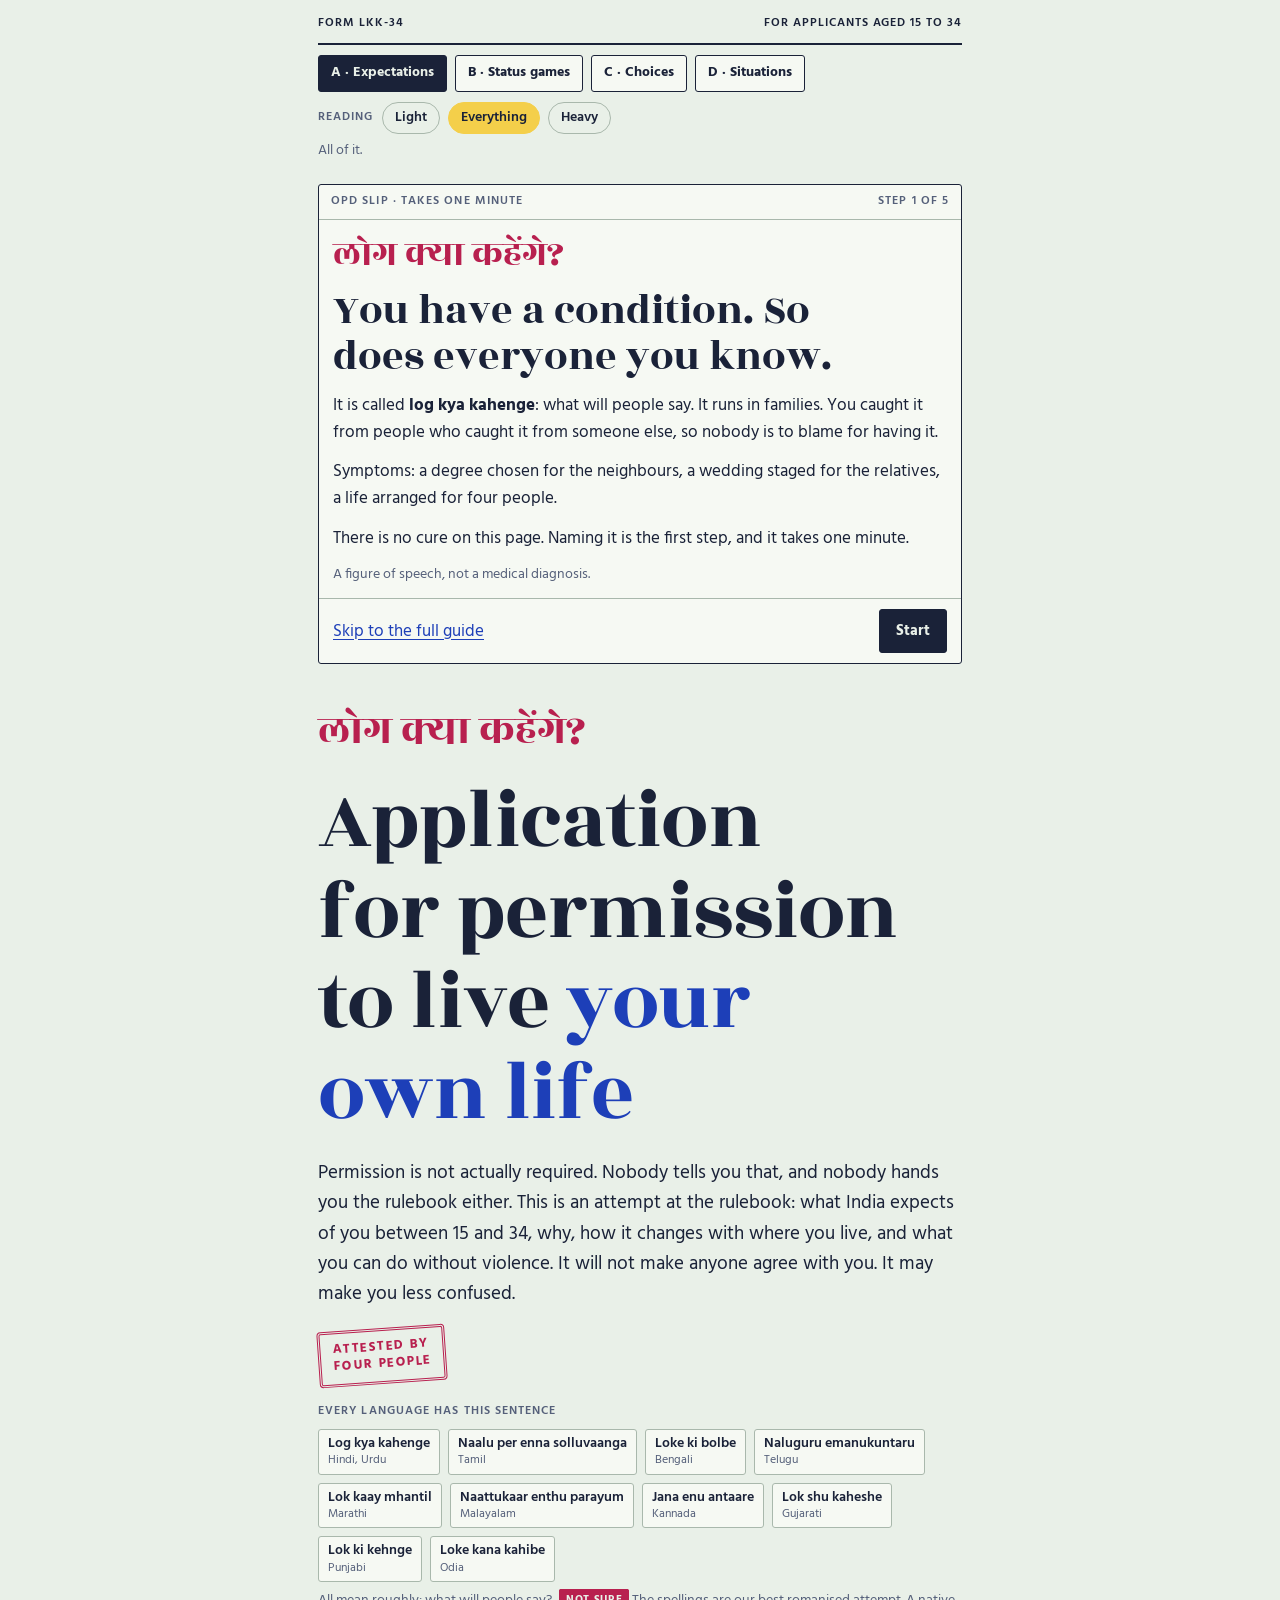
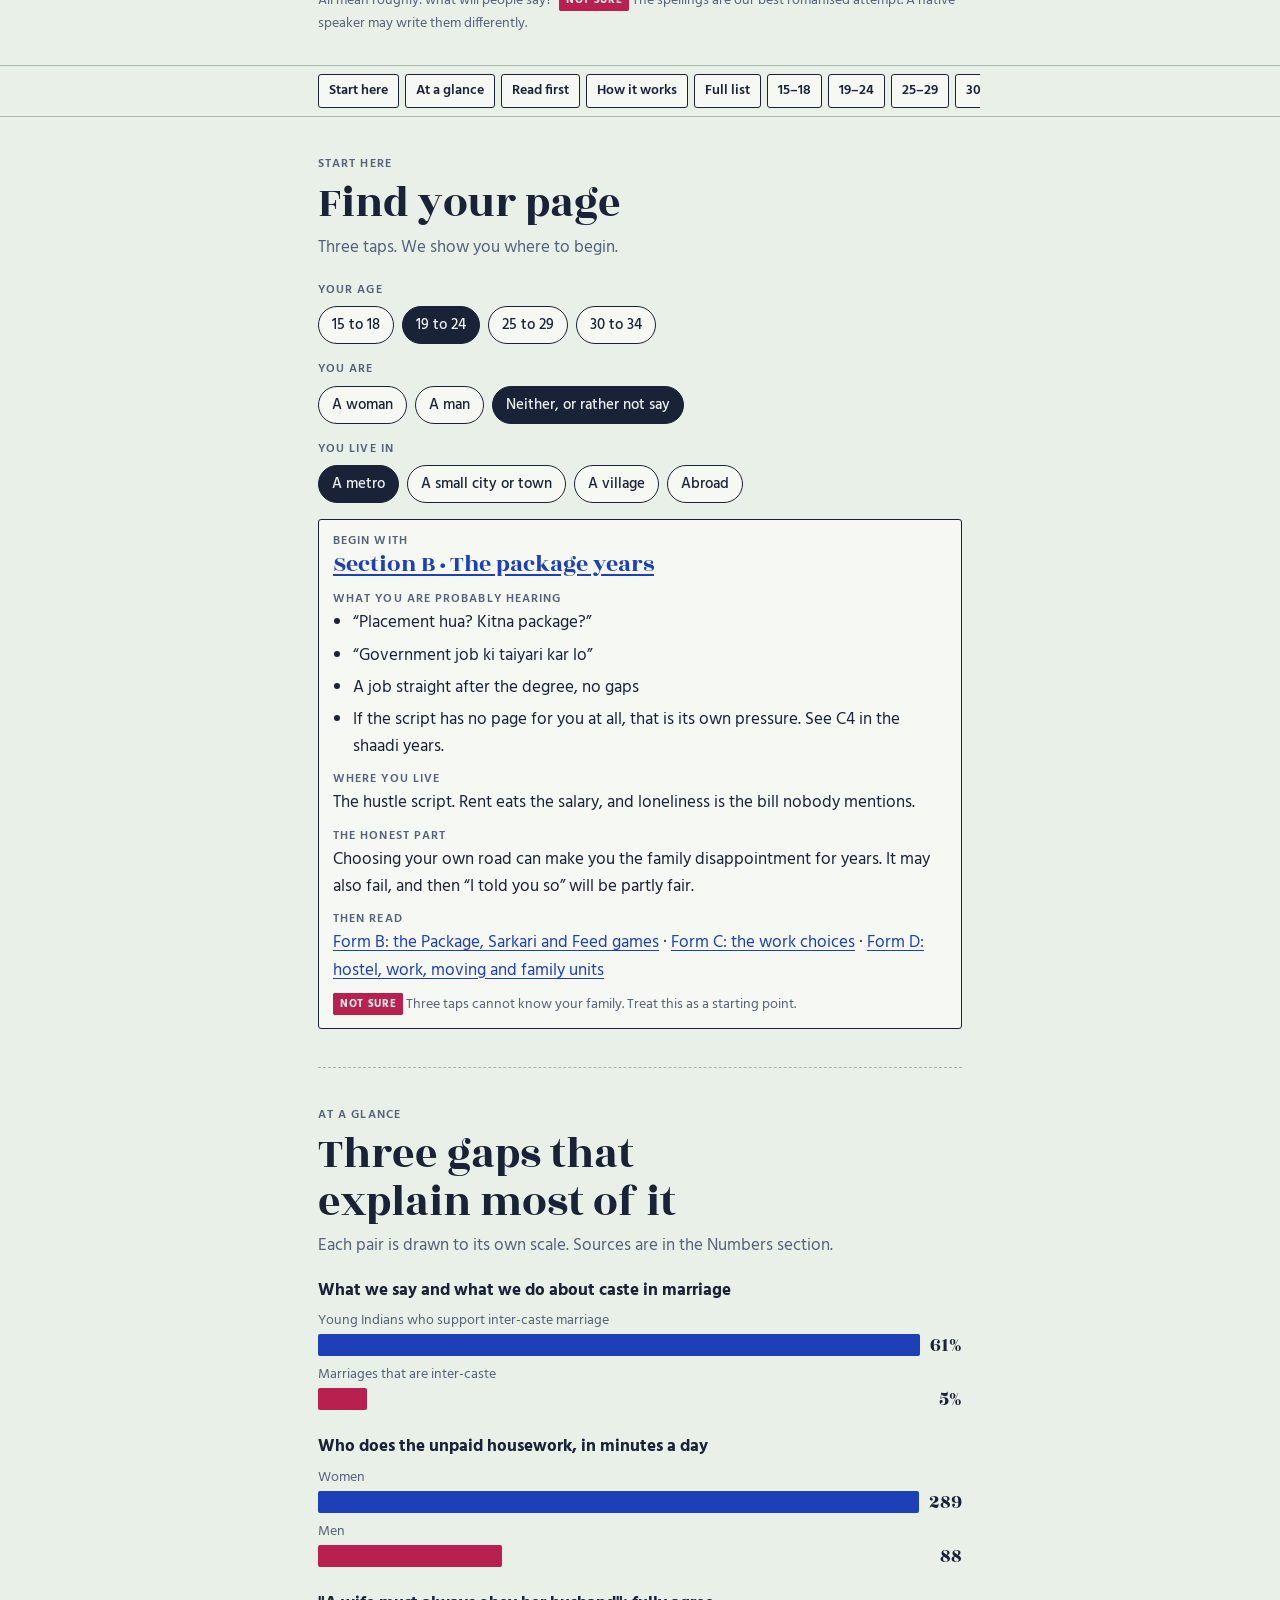
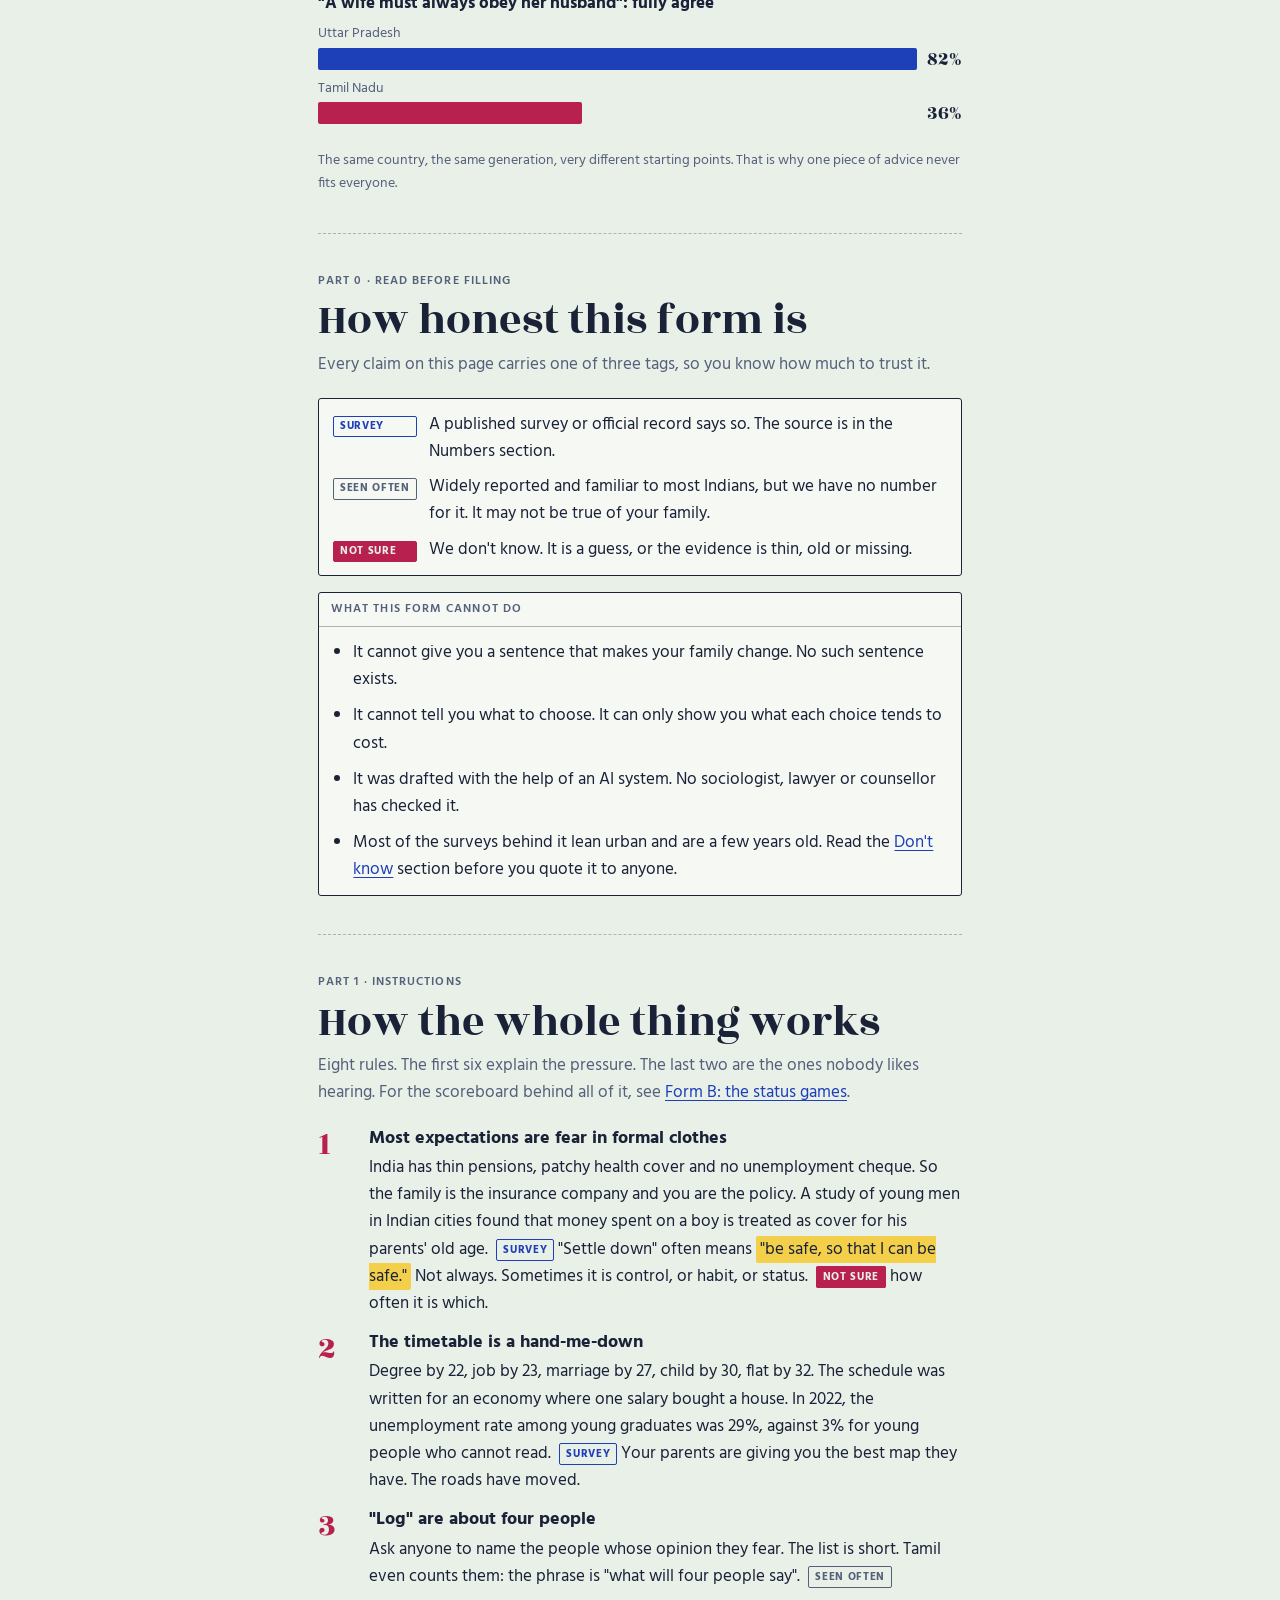
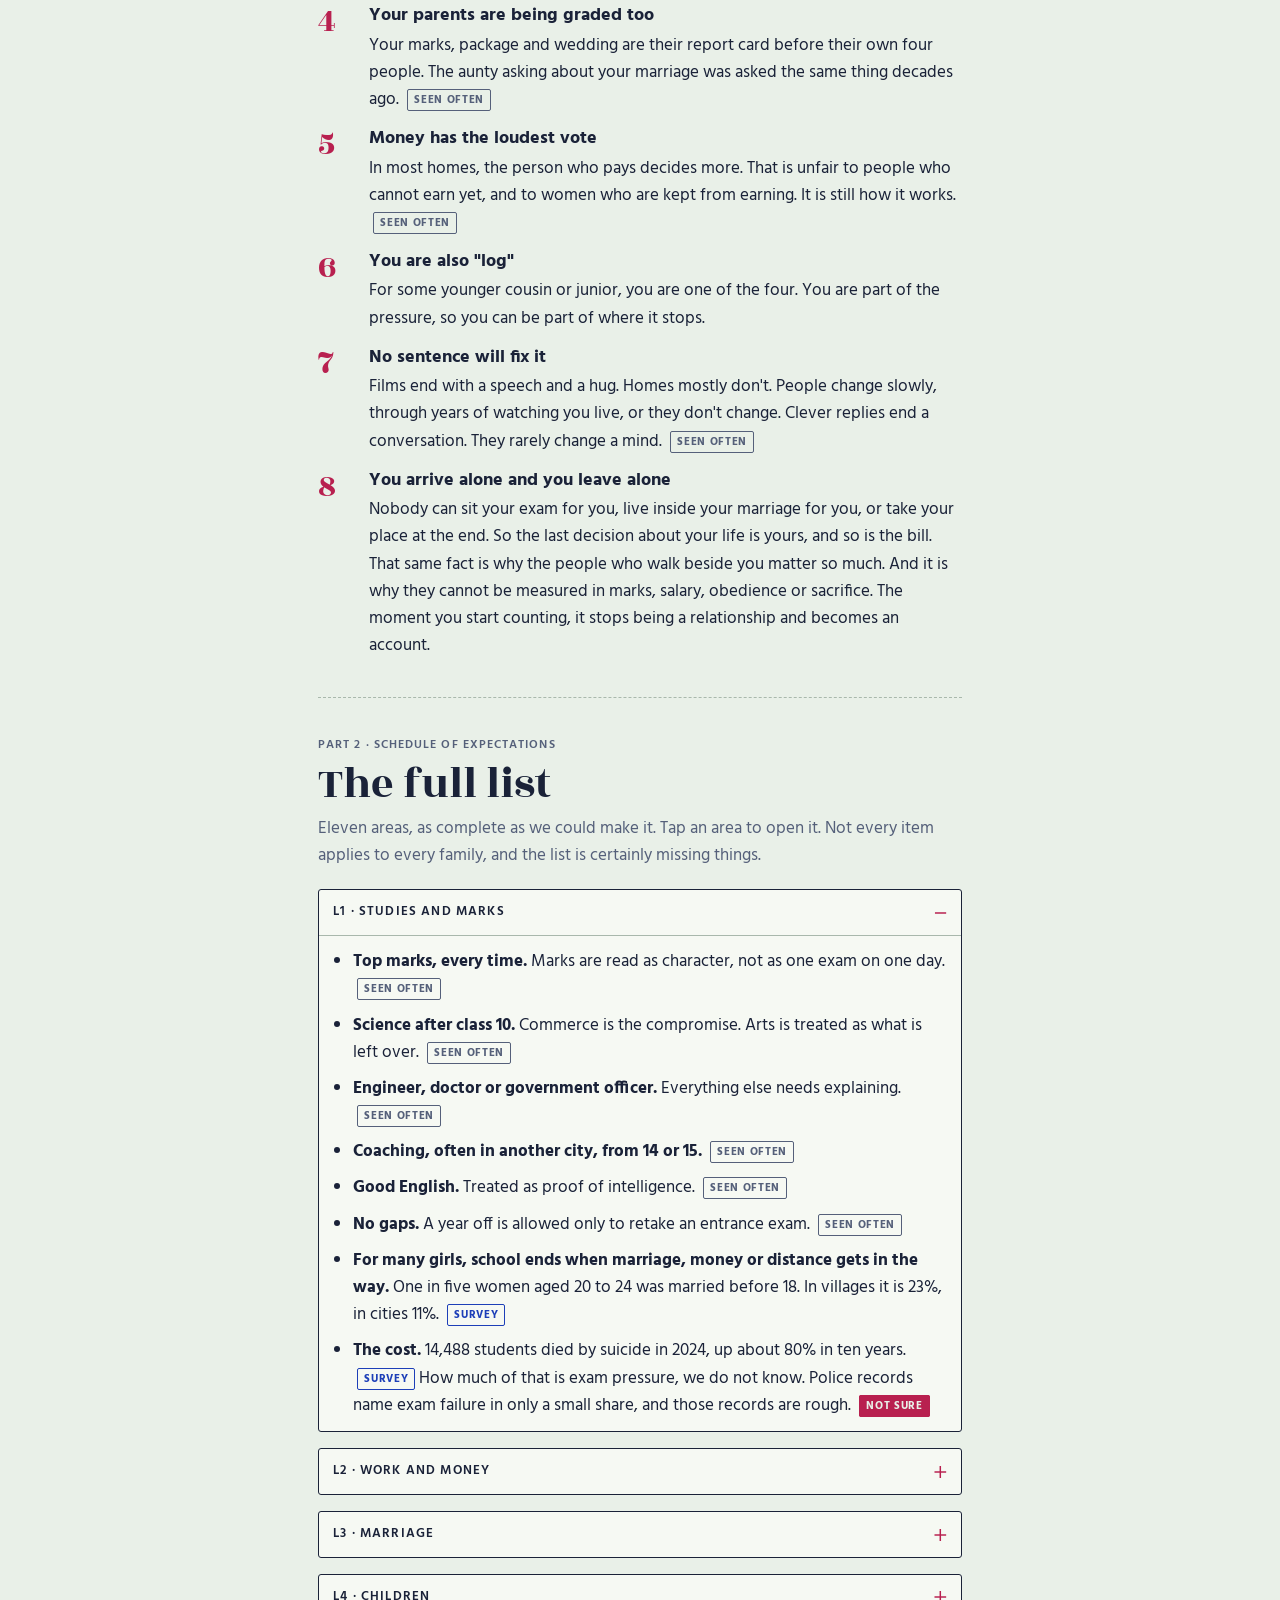
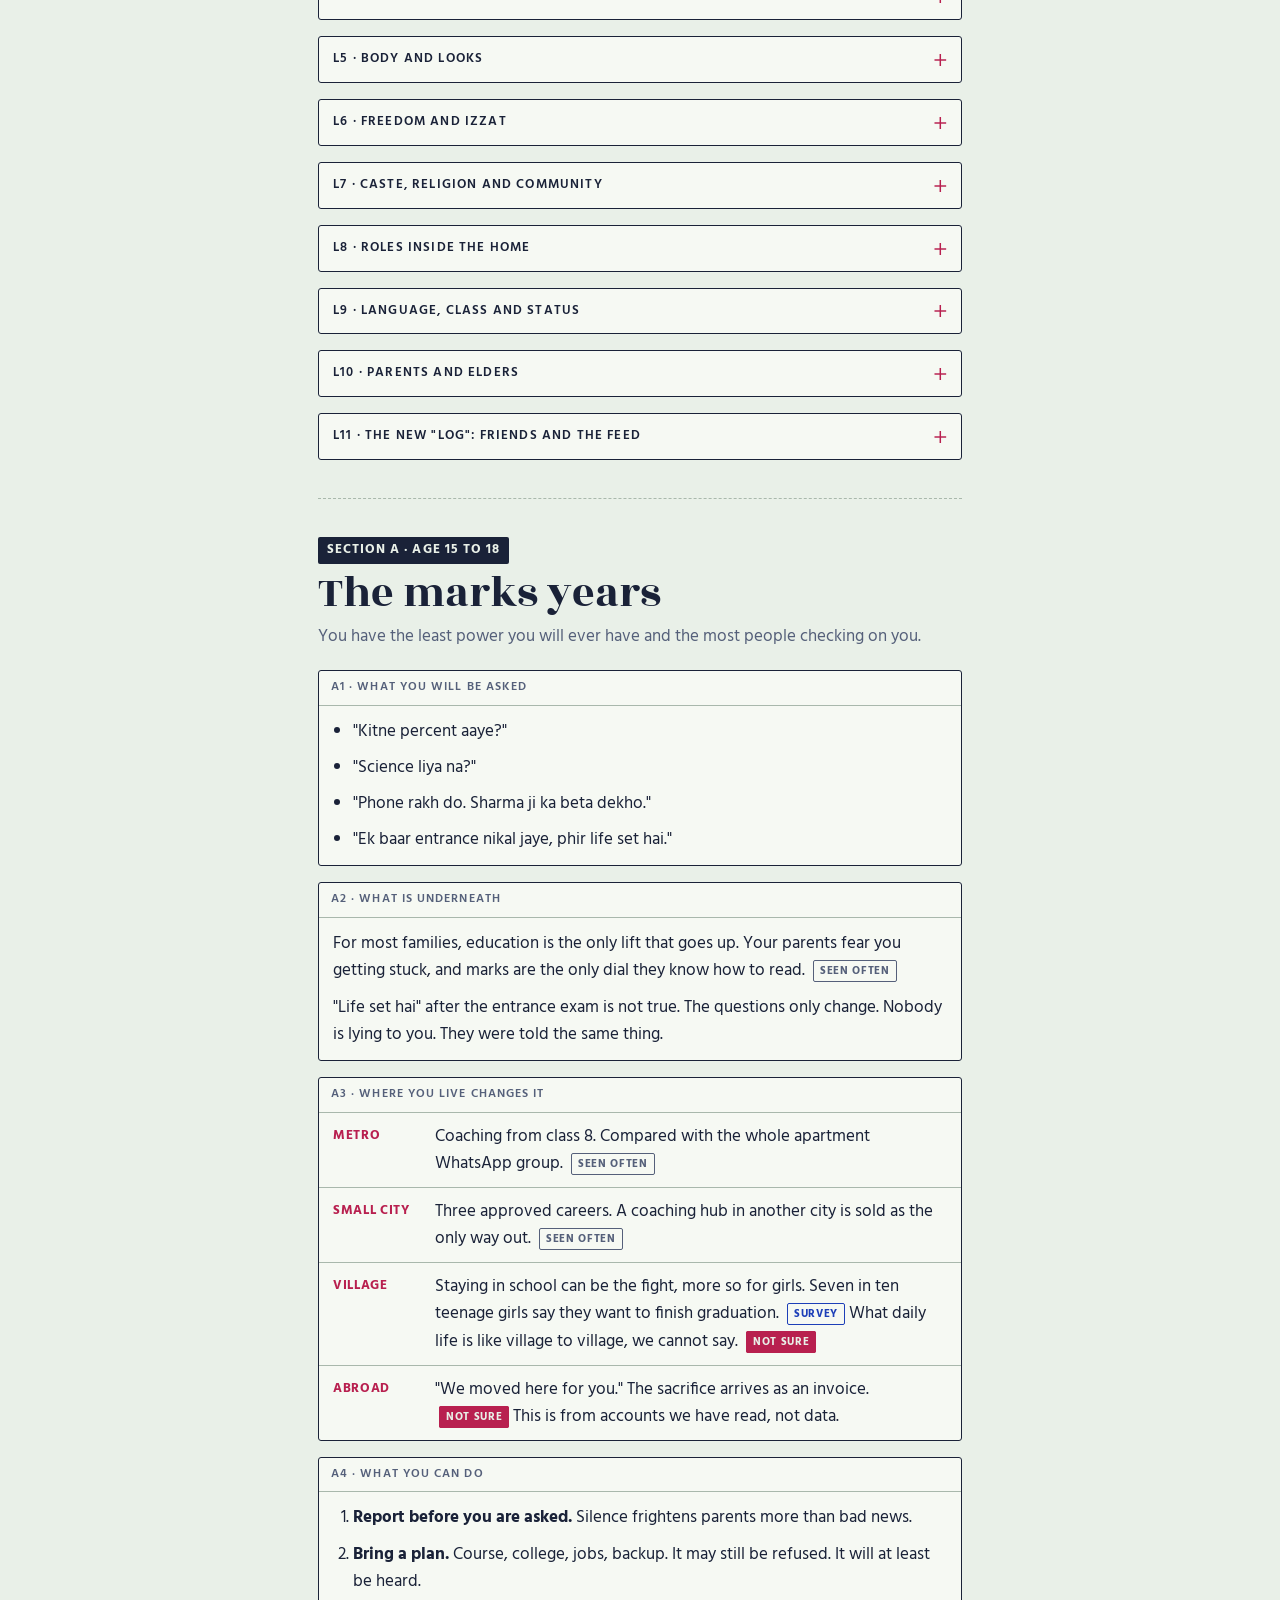
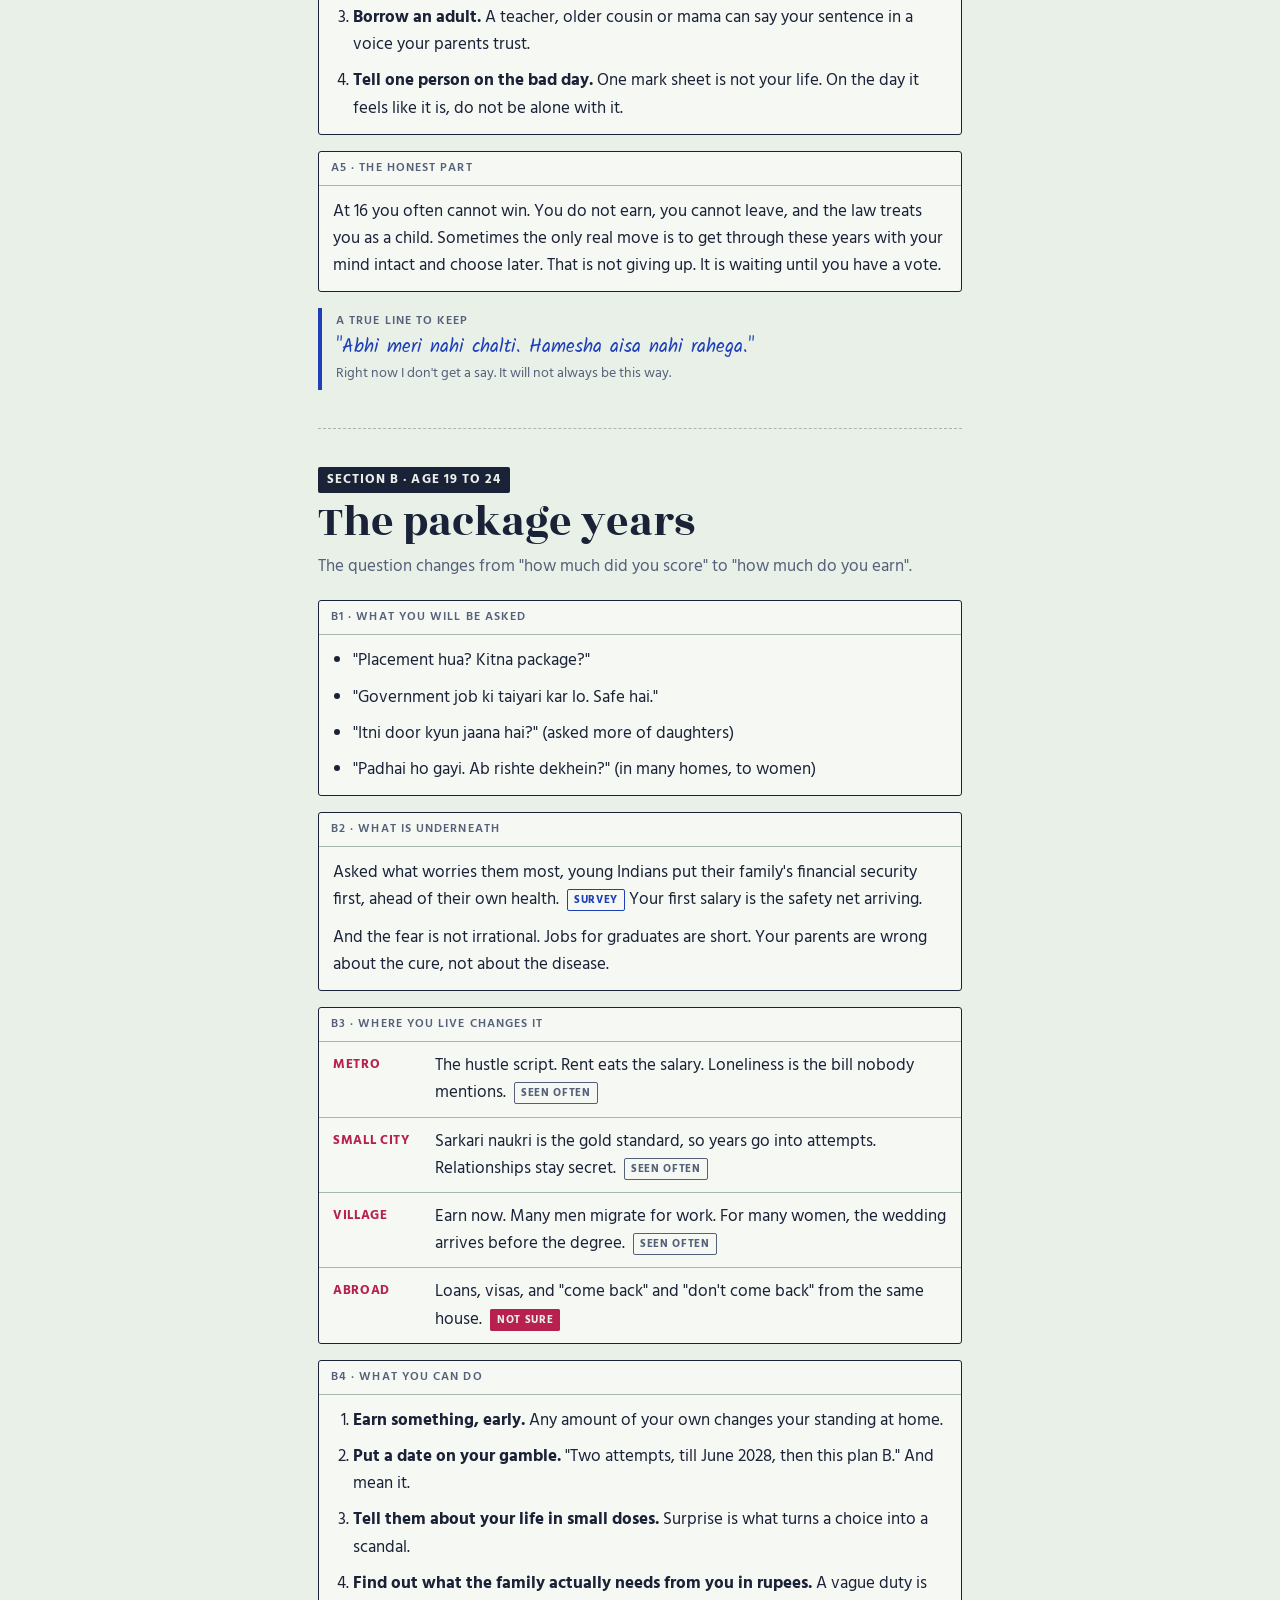
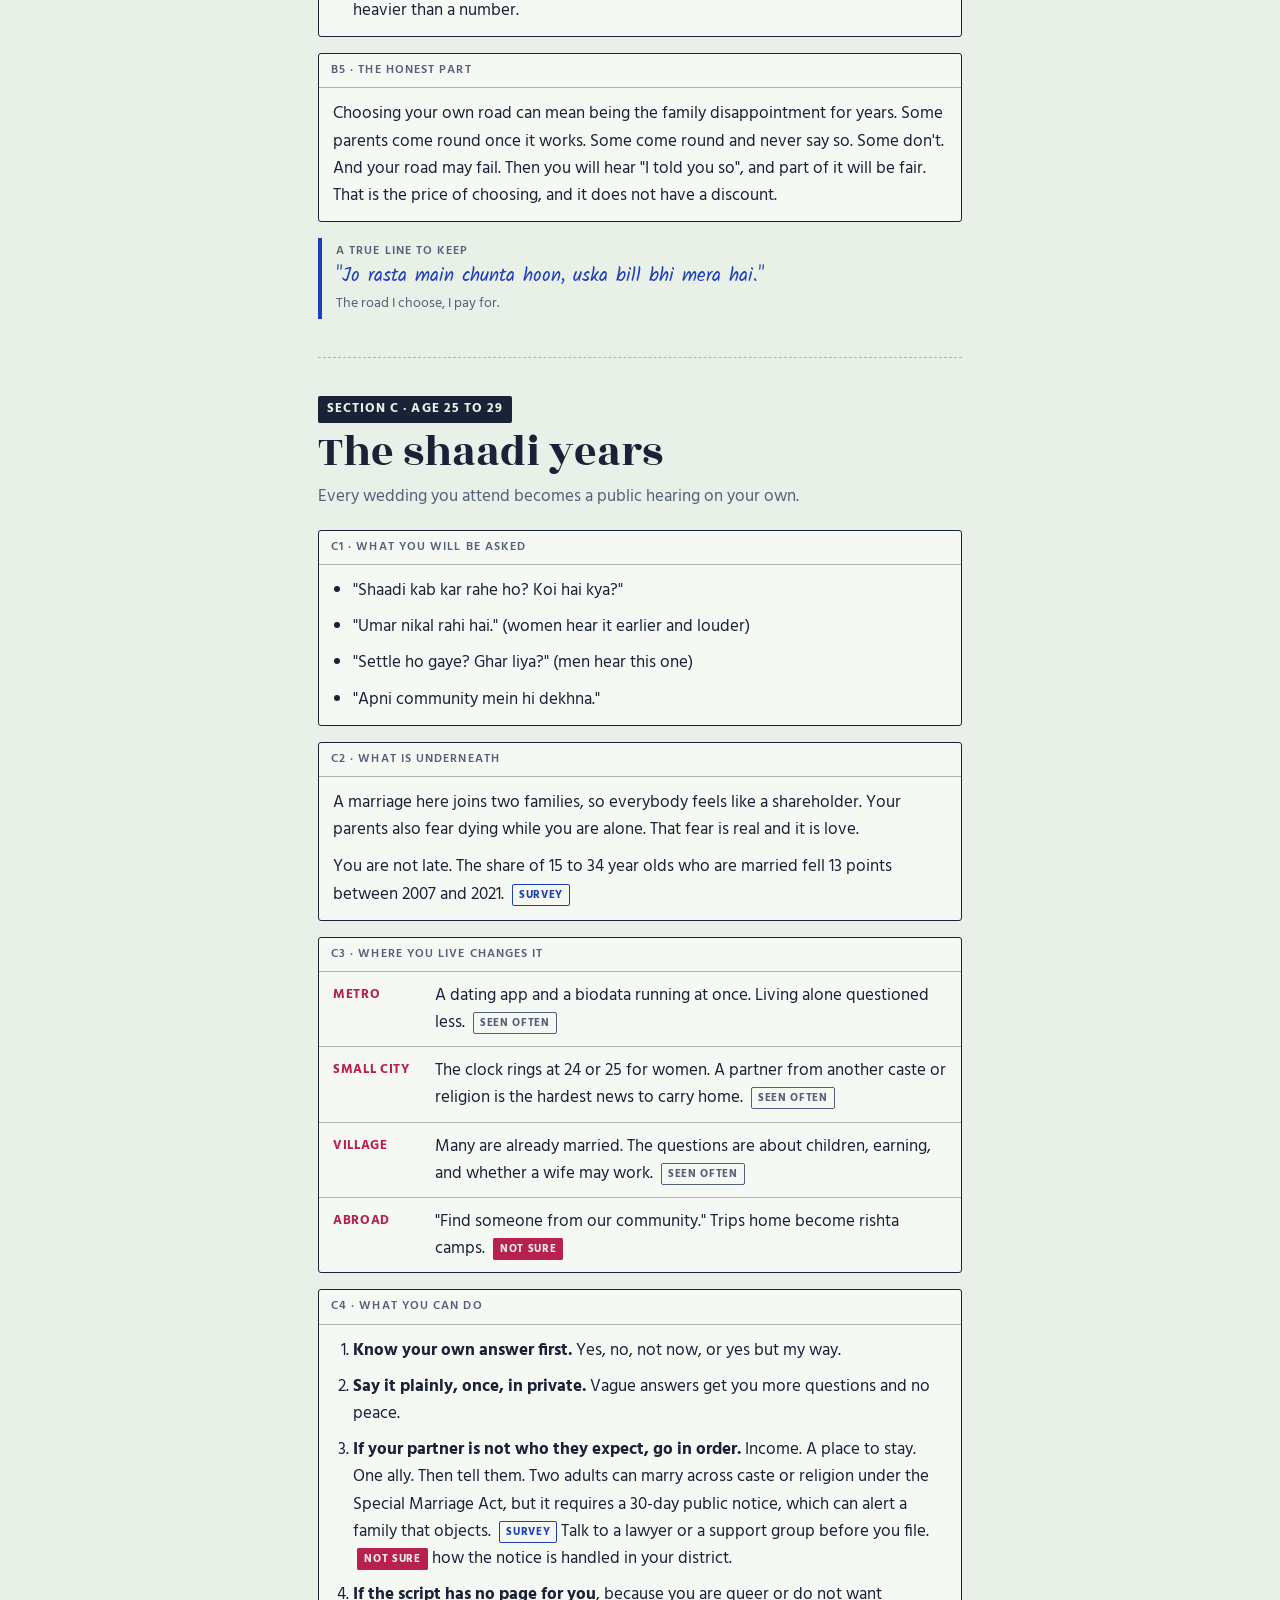
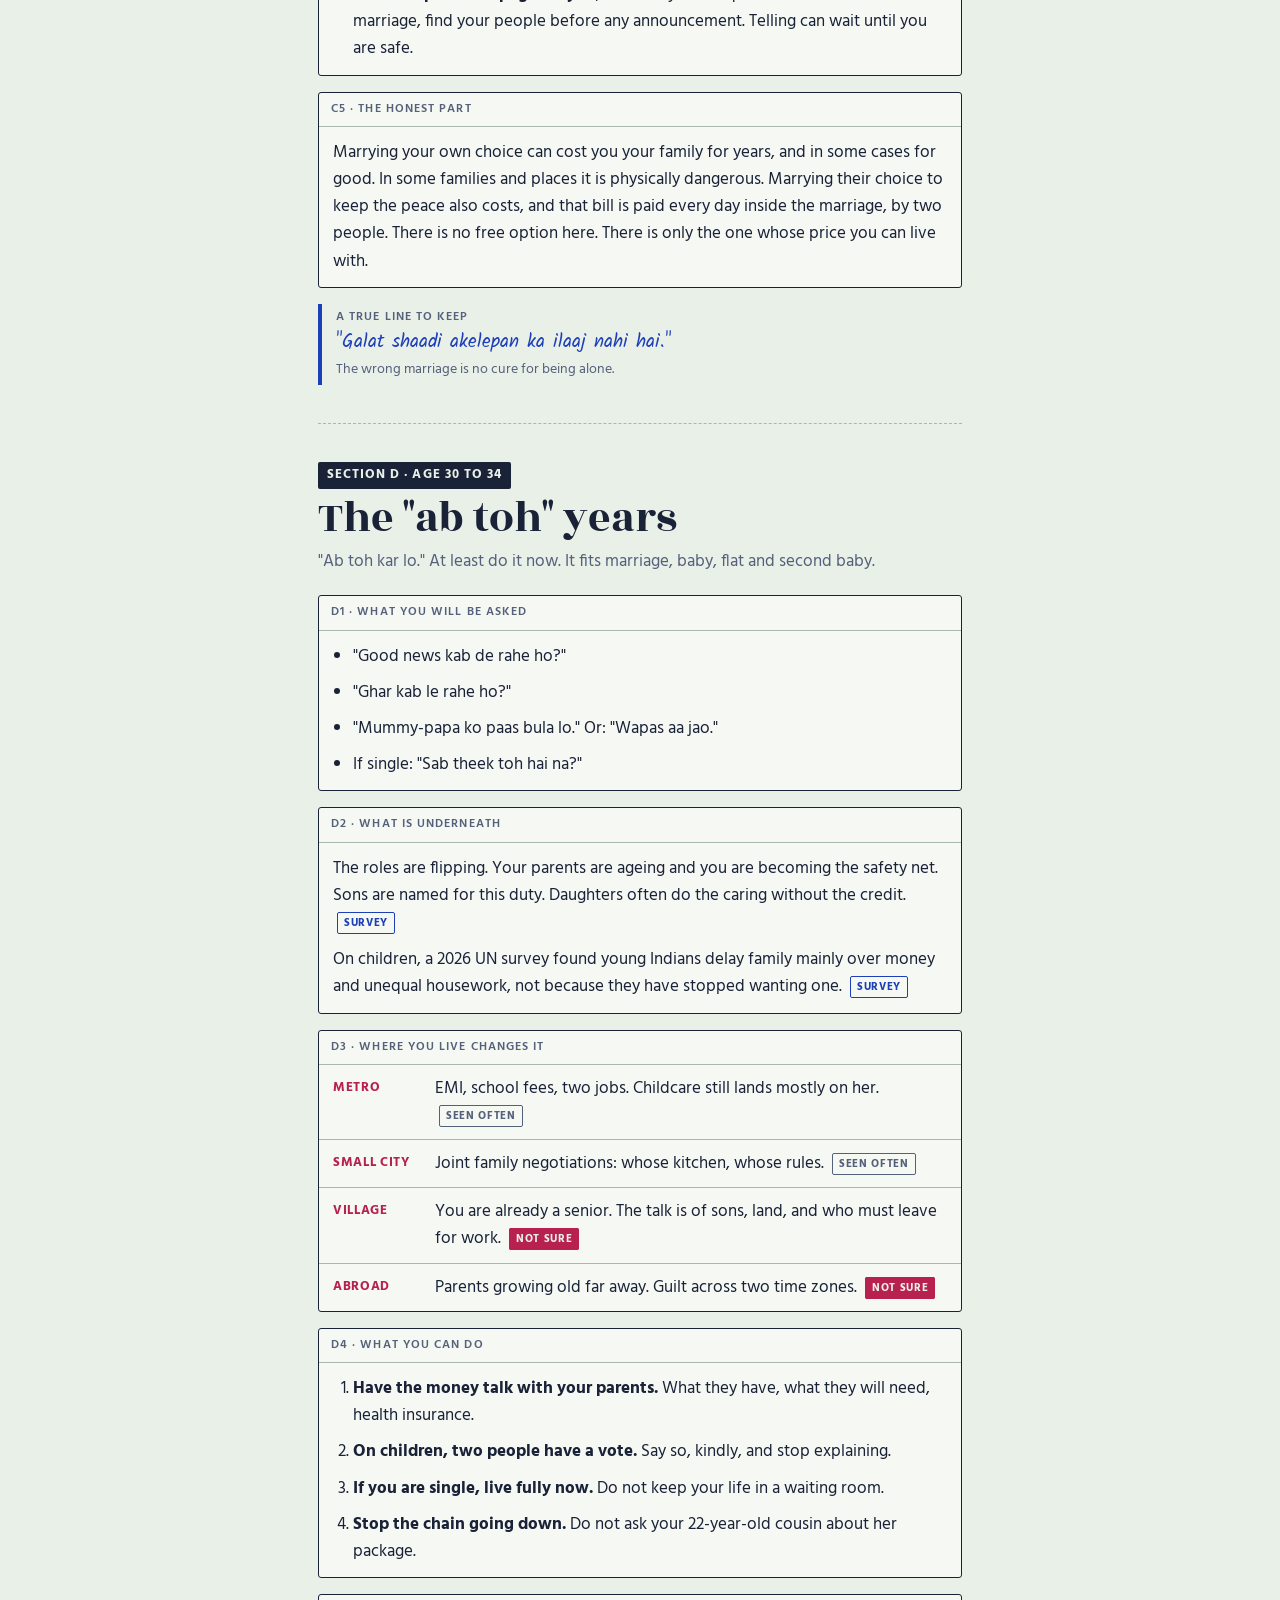
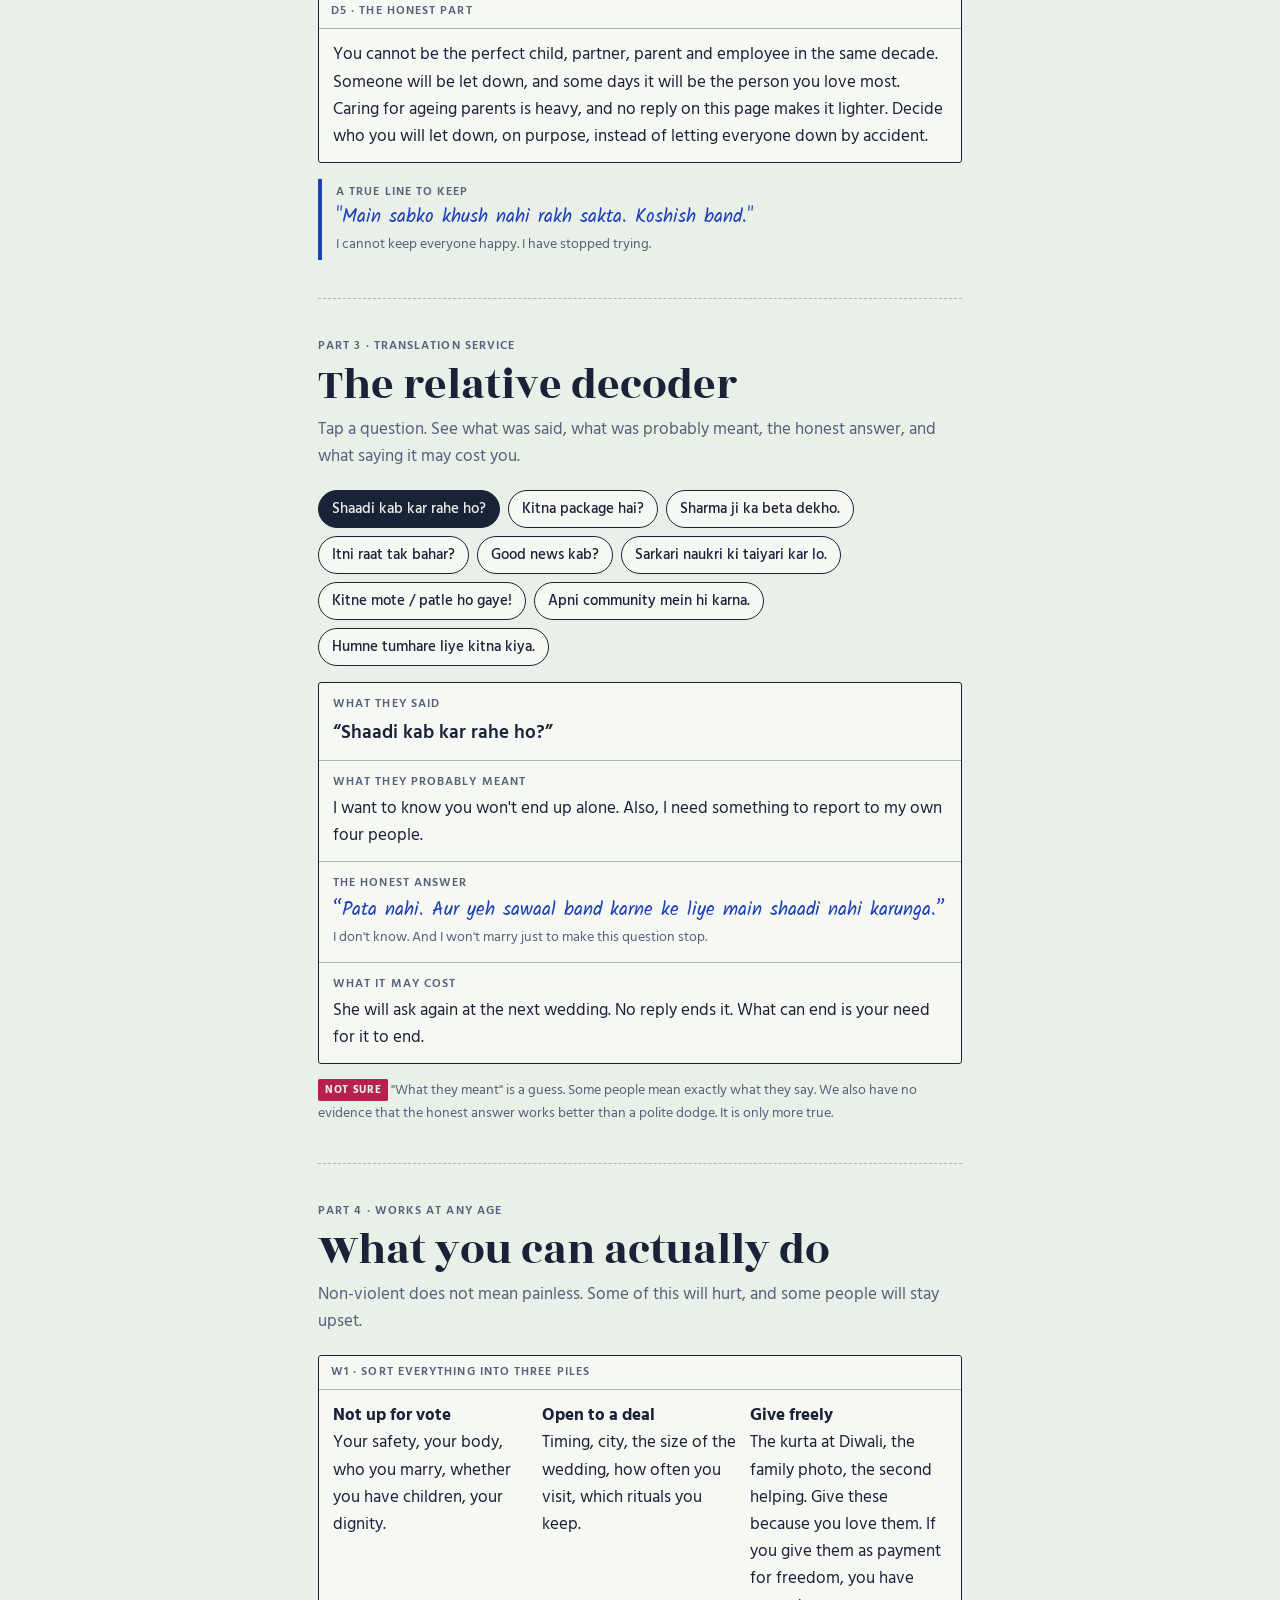
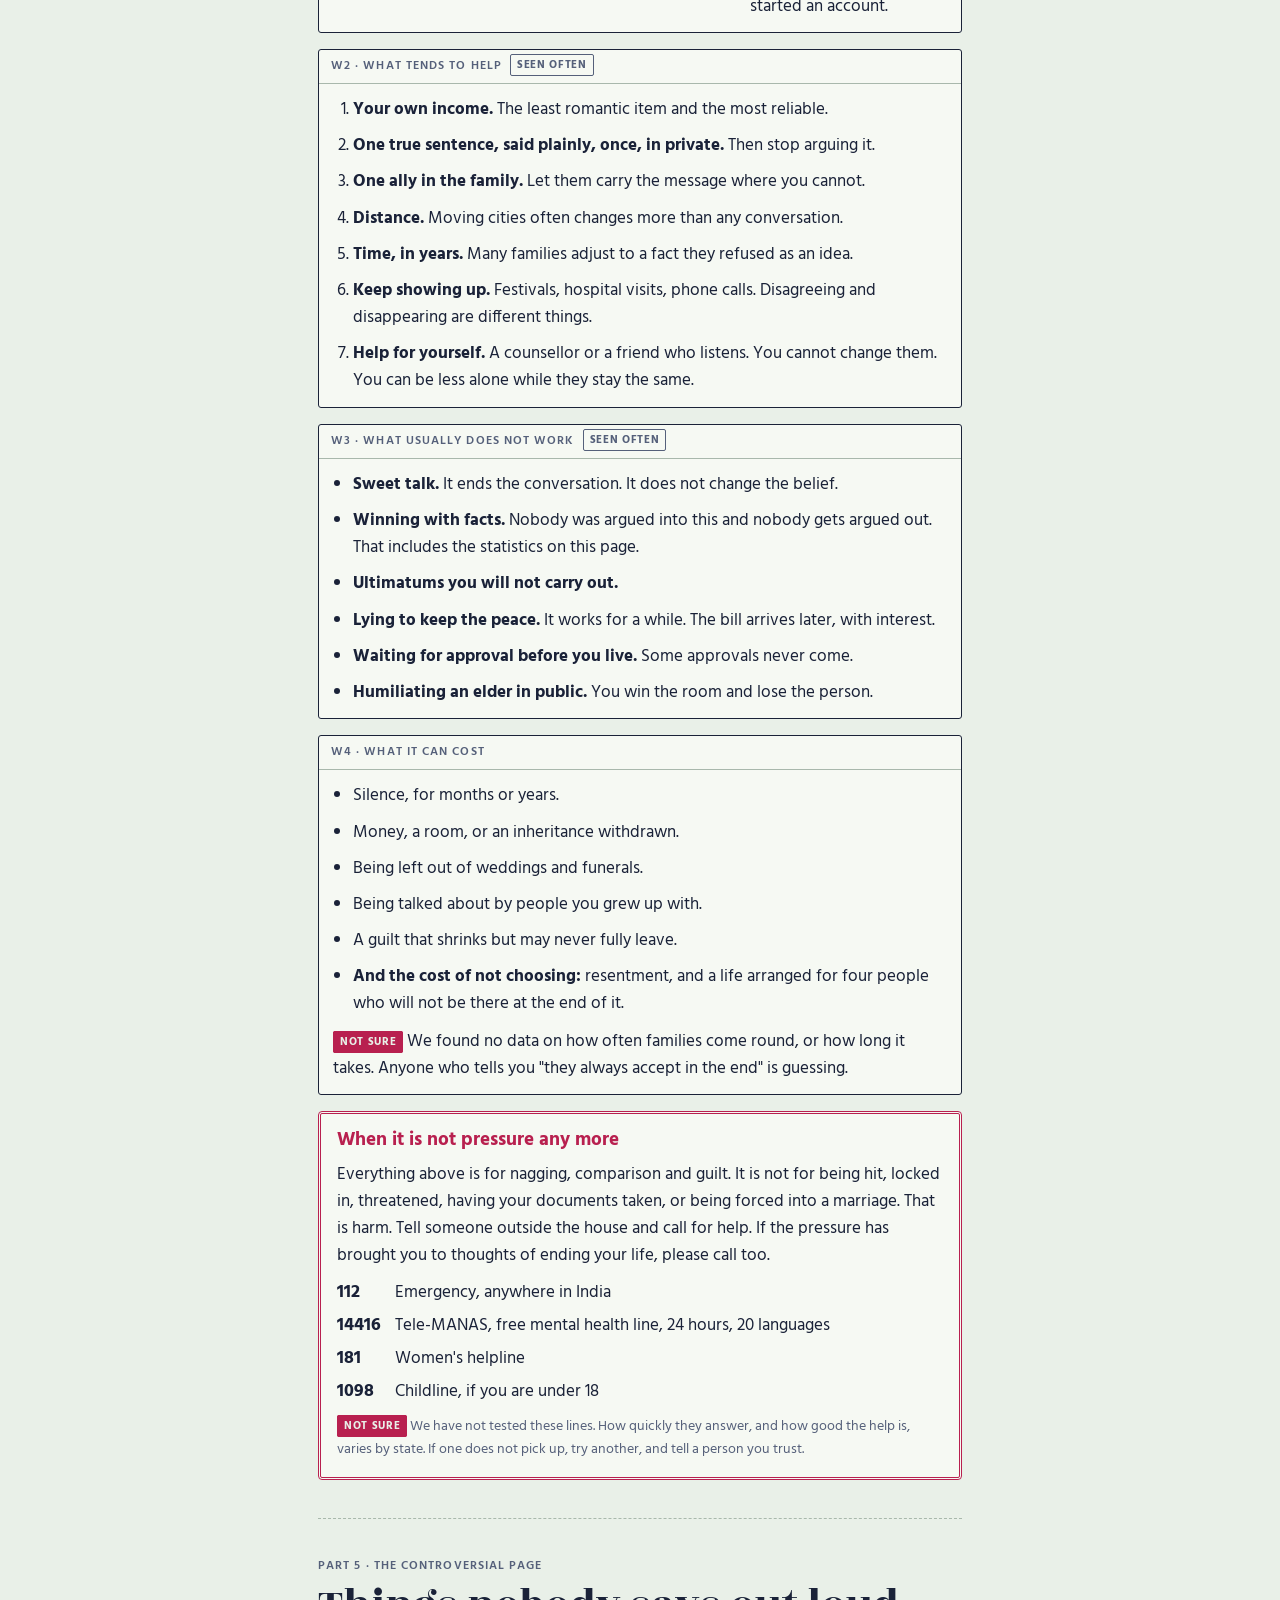
<file: index.html>
<!DOCTYPE html>
<html lang="en">
<head>
<meta charset="utf-8">
<meta name="viewport" content="width=device-width, initial-scale=1">
<title>Log Kya Kahenge Field Guide</title>
<link rel="preconnect" href="https://fonts.googleapis.com">
<link rel="preconnect" href="https://fonts.gstatic.com" crossorigin>
<link href="https://fonts.googleapis.com/css2?family=Hind:wght@400;500;600;700&family=Kalam:wght@400;700&family=Rozha+One&display=swap" rel="stylesheet">
<link rel="stylesheet" href="site.css">
</head>
<body>

<div class="wrap">
  <div class="formhead">
    <span>Form LKK-34</span>
    <span>For applicants aged 15 to 34</span>
  </div>
  <div class="pages"><a class="on" href="index.html">A · Expectations</a><a href="status.html">B · Status games</a><a href="choices.html">C · Choices</a><a href="situations.html">D · Situations</a></div>

  <section id="one-minute" class="journey" aria-label="One-minute start">
    <div class="field">
      <div class="label jhead"><span>OPD slip · takes one minute</span><span id="j-step">Step 1 of 5</span></div>
      <div class="body jbody" id="j-body" aria-live="polite">
        <p class="deva" lang="hi">लोग क्या कहेंगे?</p>
        <h2>You have a condition. So does everyone you know.</h2>
        <p>It is called <b>log kya kahenge</b>: what will people say. It runs in families. You caught it from people who caught it from someone else, so nobody is to blame for having it.</p>
        <p>Symptoms: a degree chosen for the neighbours, a wedding staged for the relatives, a life arranged for four people.</p>
        <p>There is no cure on this page. Naming it is the first step, and it takes one minute.</p>
        <p class="gloss">A figure of speech, not a medical diagnosis.</p>
      </div>
      <div class="jnav"><button type="button" class="back" id="j-back" hidden>Back</button><a href="#guide" id="j-skip">Skip to the full guide</a><button type="button" class="next" id="j-next">Start</button></div>
    </div>
  </section>

  <header class="hero" id="guide">
    <p class="deva" lang="hi">लोग क्या कहेंगे?</p>
    <h1>Application for permission to live <em>your own life</em></h1>
    <p class="lede">Permission is not actually required. Nobody tells you that, and nobody hands you the rulebook either. This is an attempt at the rulebook: what India expects of you between 15 and 34, why, how it changes with where you live, and what you can do without violence. It will not make anyone agree with you. It may make you less confused.</p>
    <div class="stampbox">Attested by<br>four people</div>
    <div class="stack" style="gap:8px" data-read="light">
      <p class="label">Every language has this sentence</p>
      <ul class="tongues">
        <li><b>Log kya kahenge</b><span>Hindi, Urdu</span></li>
        <li><b>Naalu per enna solluvaanga</b><span>Tamil</span></li>
        <li><b>Loke ki bolbe</b><span>Bengali</span></li>
        <li><b>Naluguru emanukuntaru</b><span>Telugu</span></li>
        <li><b>Lok kaay mhantil</b><span>Marathi</span></li>
        <li><b>Naattukaar enthu parayum</b><span>Malayalam</span></li>
        <li><b>Jana enu antaare</b><span>Kannada</span></li>
        <li><b>Lok shu kaheshe</b><span>Gujarati</span></li>
        <li><b>Lok ki kehnge</b><span>Punjabi</span></li>
        <li><b>Loke kana kahibe</b><span>Odia</span></li>
      </ul>
      <p class="gloss">All mean roughly: what will people say? <i class="t n">Not sure</i> The spellings are our best romanised attempt. A native speaker may write them differently.</p>
    </div>
  </header>
</div>

<nav class="jump" aria-label="Sections">
  <div class="wrap">
    <a href="#start">Start here</a>
    <a href="#gaps">At a glance</a>
    <a href="#read-first">Read first</a>
    <a href="#how-it-works">How it works</a>
    <a href="#full-list">Full list</a>
    <a href="#age-15-18">15–18</a>
    <a href="#age-19-24">19–24</a>
    <a href="#age-25-29">25–29</a>
    <a href="#age-30-34">30–34</a>
    <a href="#decoder">Decoder</a>
    <a href="#what-to-do">What to do</a>
    <a href="#out-loud">Out loud</a>
    <a href="#dont-know">Don't know</a>
    <a href="#numbers">Numbers</a>
  </div>
</nav>

<main class="wrap">

<!-- WAY IN -->
<section id="start">
  <div class="sec-head">
    <p class="label">Start here</p>
    <h2>Find your page</h2>
    <p>Three taps. We show you where to begin.</p>
  </div>
  <div class="stack way">
    <div class="pick"><span class="label">Your age</span><div class="chips" id="pk-age" role="group" aria-label="Your age"></div></div>
    <div class="pick"><span class="label">You are</span><div class="chips" id="pk-sex" role="group" aria-label="You are"></div></div>
    <div class="pick"><span class="label">You live in</span><div class="chips" id="pk-place" role="group" aria-label="You live in"></div></div>
    <div class="field"><div class="body" aria-live="polite">
      <dl>
        <div><dt>Begin with</dt><dd><a class="go" id="w-go" href="#age-19-24"></a></dd></div>
        <div><dt>What you are probably hearing</dt><dd><ul id="w-list"></ul></dd></div>
        <div><dt>Where you live</dt><dd id="w-place"></dd></div>
        <div data-read="heavy"><dt>The honest part</dt><dd id="w-honest"></dd></div>
        <div><dt>Then read</dt><dd id="w-next"></dd></div>
      </dl>
      <p class="gloss"><i class="t n" style="margin-left:0">Not sure</i> Three taps cannot know your family. Treat this as a starting point.</p>
    </div></div>
  </div>
</section>

<!-- GAPS -->
<section id="gaps">
  <div class="sec-head">
    <p class="label">At a glance</p>
    <h2>Three gaps that explain most of it</h2>
    <p>Each pair is drawn to its own scale. Sources are in the Numbers section.</p>
  </div>
  <div class="stack" style="gap:26px">
    <div class="gap"><h3>What we say and what we do about caste in marriage</h3>
      <div class="bar"><span>Young Indians who support inter-caste marriage</span><div class="barrow"><i style="width:100%"></i><b>61%</b></div></div>
      <div class="bar b"><span>Marriages that are inter-caste</span><div class="barrow"><i style="width:8%"></i><b>5%</b></div></div>
    </div>
    <div class="gap"><h3>Who does the unpaid housework, in minutes a day</h3>
      <div class="bar"><span>Women</span><div class="barrow"><i style="width:100%"></i><b>289</b></div></div>
      <div class="bar b"><span>Men</span><div class="barrow"><i style="width:30%"></i><b>88</b></div></div>
    </div>
    <div class="gap"><h3>"A wife must always obey her husband": fully agree</h3>
      <div class="bar"><span>Uttar Pradesh</span><div class="barrow"><i style="width:100%"></i><b>82%</b></div></div>
      <div class="bar b"><span>Tamil Nadu</span><div class="barrow"><i style="width:44%"></i><b>36%</b></div></div>
    </div>
    <p class="gloss">The same country, the same generation, very different starting points. That is why one piece of advice never fits everyone.</p>
  </div>
</section>

<!-- READ FIRST -->
<section id="read-first" data-read="heavy">
  <div class="sec-head">
    <p class="label">Part 0 · Read before filling</p>
    <h2>How honest this form is</h2>
    <p>Every claim on this page carries one of three tags, so you know how much to trust it.</p>
  </div>
  <div class="stack">
    <div class="field"><div class="body">
      <div class="legend">
        <i class="t s">Survey</i><span>A published survey or official record says so. The source is in the Numbers section.</span>
        <i class="t o">Seen often</i><span>Widely reported and familiar to most Indians, but we have no number for it. It may not be true of your family.</span>
        <i class="t n">Not sure</i><span>We don't know. It is a guess, or the evidence is thin, old or missing.</span>
      </div>
    </div></div>
    <div class="field"><span class="label">What this form cannot do</span><div class="body"><ul>
      <li>It cannot give you a sentence that makes your family change. No such sentence exists.</li>
      <li>It cannot tell you what to choose. It can only show you what each choice tends to cost.</li>
      <li>It was drafted with the help of an AI system. No sociologist, lawyer or counsellor has checked it.</li>
      <li>Most of the surveys behind it lean urban and are a few years old. Read the <a href="#dont-know">Don't know</a> section before you quote it to anyone.</li>
    </ul></div></div>
  </div>
</section>

<!-- HOW IT WORKS -->
<section id="how-it-works">
  <div class="sec-head">
    <p class="label">Part 1 · Instructions</p>
    <h2>How the whole thing works</h2>
    <p>Eight rules. The first six explain the pressure. The last two are the ones nobody likes hearing. For the scoreboard behind all of it, see <a href="status.html">Form B: the status games</a>.</p>
  </div>
  <ol class="rules">
    <li><div>
      <h3>Most expectations are fear in formal clothes</h3>
      <p>India has thin pensions, patchy health cover and no unemployment cheque. So the family is the insurance company and you are the policy. A study of young men in Indian cities found that money spent on a boy is treated as cover for his parents' old age. <i class="t s">Survey</i> "Settle down" often means <mark>"be safe, so that I can be safe."</mark> Not always. Sometimes it is control, or habit, or status. <i class="t n">Not sure</i> how often it is which.</p>
    </div></li>
    <li><div>
      <h3>The timetable is a hand-me-down</h3>
      <p>Degree by 22, job by 23, marriage by 27, child by 30, flat by 32. The schedule was written for an economy where one salary bought a house. In 2022, the unemployment rate among young graduates was 29%, against 3% for young people who cannot read. <i class="t s">Survey</i> Your parents are giving you the best map they have. The roads have moved.</p>
    </div></li>
    <li><div>
      <h3>"Log" are about four people</h3>
      <p>Ask anyone to name the people whose opinion they fear. The list is short. Tamil even counts them: the phrase is "what will four people say". <i class="t o">Seen often</i></p>
    </div></li>
    <li><div>
      <h3>Your parents are being graded too</h3>
      <p>Your marks, package and wedding are their report card before their own four people. The aunty asking about your marriage was asked the same thing decades ago. <i class="t o">Seen often</i></p>
    </div></li>
    <li><div>
      <h3>Money has the loudest vote</h3>
      <p>In most homes, the person who pays decides more. That is unfair to people who cannot earn yet, and to women who are kept from earning. It is still how it works. <i class="t o">Seen often</i></p>
    </div></li>
    <li><div>
      <h3>You are also "log"</h3>
      <p>For some younger cousin or junior, you are one of the four. You are part of the pressure, so you can be part of where it stops.</p>
    </div></li>
    <li><div>
      <h3>No sentence will fix it</h3>
      <p>Films end with a speech and a hug. Homes mostly don't. People change slowly, through years of watching you live, or they don't change. Clever replies end a conversation. They rarely change a mind. <i class="t o">Seen often</i></p>
    </div></li>
    <li><div>
      <h3>You arrive alone and you leave alone</h3>
      <p>Nobody can sit your exam for you, live inside your marriage for you, or take your place at the end. So the last decision about your life is yours, and so is the bill. That same fact is why the people who walk beside you matter so much. And it is why they cannot be measured in marks, salary, obedience or sacrifice. The moment you start counting, it stops being a relationship and becomes an account.</p>
    </div></li>
  </ol>
</section>

<!-- FULL LIST -->
<section id="full-list" data-read="heavy">
  <div class="sec-head">
    <p class="label">Part 2 · Schedule of expectations</p>
    <h2>The full list</h2>
    <p>Eleven areas, as complete as we could make it. Tap an area to open it. Not every item applies to every family, and the list is certainly missing things.</p>
  </div>
  <div class="stack">

    <details class="field" open><summary class="label">L1 · Studies and marks</summary><div class="body"><ul>
      <li><b>Top marks, every time.</b> Marks are read as character, not as one exam on one day. <i class="t o">Seen often</i></li>
      <li><b>Science after class 10.</b> Commerce is the compromise. Arts is treated as what is left over. <i class="t o">Seen often</i></li>
      <li><b>Engineer, doctor or government officer.</b> Everything else needs explaining. <i class="t o">Seen often</i></li>
      <li><b>Coaching, often in another city, from 14 or 15.</b> <i class="t o">Seen often</i></li>
      <li><b>Good English.</b> Treated as proof of intelligence. <i class="t o">Seen often</i></li>
      <li><b>No gaps.</b> A year off is allowed only to retake an entrance exam. <i class="t o">Seen often</i></li>
      <li><b>For many girls, school ends when marriage, money or distance gets in the way.</b> One in five women aged 20 to 24 was married before 18. In villages it is 23%, in cities 11%. <i class="t s">Survey</i></li>
      <li><b>The cost.</b> 14,488 students died by suicide in 2024, up about 80% in ten years. <i class="t s">Survey</i> How much of that is exam pressure, we do not know. Police records name exam failure in only a small share, and those records are rough. <i class="t n">Not sure</i></li>
    </ul></div></details>

    <details class="field"><summary class="label">L2 · Work and money</summary><div class="body"><ul>
      <li><b>A job straight after the degree.</b> A gap is read as failure. Yet young people are about 83% of India's unemployed. <i class="t s">Survey</i></li>
      <li><b>A government job is the only real job.</b> <i class="t o">Seen often</i></li>
      <li><b>Your salary is public information.</b> <i class="t o">Seen often</i></li>
      <li><b>Sons provide.</b> For parents, for a sister's wedding, for a house. 43% of Indians say earning is mainly the man's job. <i class="t s">Survey</i></li>
      <li><b>Daughters may work, within limits.</b> A "suitable" job, near home, and not above the husband. About 8 in 10 Indians agree men should get jobs first when jobs are scarce. Only 25% of women aged 15 to 59 are in employment, against 75% of men. <i class="t s">Survey</i></li>
      <li><b>Send money home.</b> <i class="t o">Seen often</i></li>
      <li><b>Buy a house. Rent is "waste".</b> <i class="t o">Seen often</i></li>
      <li><b>Take no risks.</b> No startup, art, sport or career switch, unless you have already succeeded at it. <i class="t o">Seen often</i></li>
      <li><b>Join the family business, shop or farm.</b> <i class="t o">Seen often</i></li>
      <li><b>Go abroad, or never go abroad.</b> Families differ sharply and we have no data on which is more common. <i class="t n">Not sure</i></li>
    </ul></div></details>

    <details class="field"><summary class="label">L3 · Marriage</summary><div class="body"><ul>
      <li><b>You will marry.</b> Staying single is not offered as an option. <i class="t o">Seen often</i></li>
      <li><b>By a deadline.</b> Roughly mid-twenties for women, late twenties for men, earlier in villages. The exact age differs by family and place and we have no reliable figure for it. <i class="t n">Not sure</i></li>
      <li><b>Parents choose or approve.</b> 84% of married young people said their marriage was arranged by parents. <i class="t s">Survey</i></li>
      <li><b>Same caste, same religion.</b> Often same language and region too. About 5% of marriages are inter-caste. <i class="t s">Survey</i></li>
      <li><b>Dowry.</b> Illegal since 1961, and still expected in many marriages, often renamed "gifts". We could not find a recent national number we trust. <i class="t n">Not sure</i></li>
      <li><b>A big wedding.</b> Paid for with savings or loans, mostly by the bride's side. <i class="t o">Seen often</i></li>
      <li><b>She moves, she adjusts.</b> The wife joins the husband's home and learns its rules. <i class="t o">Seen often</i></li>
      <li><b>The biodata checklist.</b> Horoscope, skin colour, height, salary, "homely". <i class="t o">Seen often</i></li>
      <li><b>Stay married.</b> Divorce is read as failure. Acceptance is higher among educated and urban young people. <i class="t s">Survey</i></li>
      <li><b>If you are queer, marry the opposite sex anyway.</b> <i class="t o">Seen often</i> As far as we could check in November 2026, Indian law still does not recognise same-sex marriage. <i class="t s">Survey</i></li>
    </ul></div></details>

    <details class="field"><summary class="label">L4 · Children</summary><div class="body"><ul>
      <li><b>A child within a year or two of the wedding.</b> <i class="t o">Seen often</i></li>
      <li><b>At least one son.</b> 63% of Indians say sons, not daughters, should mainly handle parents' last rites. <i class="t s">Survey</i></li>
      <li><b>Two children.</b> One is "lonely", none is "selfish". About four in ten women and a third of men name two as ideal. <i class="t s">Survey</i></li>
      <li><b>The mother slows down. The father does not.</b> Women spend 289 minutes a day on unpaid housework, men 88. On caregiving, 137 minutes against 75. <i class="t s">Survey</i></li>
      <li><b>Grandparents get a vote on how the child is raised.</b> <i class="t o">Seen often</i></li>
      <li><b>If there is no child, she is blamed first.</b> <i class="t o">Seen often</i></li>
      <li><b>Choosing to have no children.</b> We do not know how common it is in India, or how families respond over time. <i class="t n">Not sure</i></li>
    </ul></div></details>

    <details class="field"><summary class="label">L5 · Body and looks</summary><div class="body"><ul>
      <li><b>Fair skin.</b> Pressed hardest on women. <i class="t o">Seen often</i></li>
      <li><b>The right weight.</b> Comments on your body work as a greeting. More than half of young Indians say they worry about their appearance. <i class="t s">Survey</i></li>
      <li><b>Men must be tall, strong and not bald.</b> Body-shaming among boys is documented in city studies. <i class="t s">Survey</i></li>
      <li><b>Dress "decently".</b> The rule tightens for girls at puberty and again after marriage. <i class="t o">Seen often</i></li>
      <li><b>Hair, beard, tattoos and piercings are read as character.</b> <i class="t o">Seen often</i></li>
      <li><b>Periods are not discussed.</b> In some homes they bring kitchen or prayer restrictions. This differs widely by family and community. <i class="t n">Not sure</i></li>
    </ul></div></details>

    <details class="field"><summary class="label">L6 · Freedom and izzat</summary><div class="body"><ul>
      <li><b>Home before dark.</b> Mostly for daughters. <i class="t o">Seen often</i></li>
      <li><b>The family's honour lives in a daughter's behaviour.</b> A son's behaviour is "boys will be boys". <i class="t o">Seen often</i></li>
      <li><b>No dating.</b> Or dating, in secret. <i class="t o">Seen often</i></li>
      <li><b>The "right" friends.</b> Young men are more likely than young women to weigh caste, money and English when making friends. <i class="t s">Survey</i></li>
      <li><b>Your phone can be checked.</b> More often for girls. We have no number for how common this is. <i class="t n">Not sure</i></li>
      <li><b>Do not live alone before marriage.</b> Suspicious for anyone, more so for women. <i class="t o">Seen often</i></li>
      <li><b>Do not drink or smoke.</b> Or do not be seen. <i class="t o">Seen often</i></li>
      <li><b>Never answer back to an elder.</b> <i class="t o">Seen often</i></li>
    </ul></div></details>

    <details class="field"><summary class="label">L7 · Caste, religion and community</summary><div class="body"><ul>
      <li><b>Marry inside.</b> Six in ten young people say they support inter-caste marriage. One marriage in twenty is one. <i class="t s">Survey</i></li>
      <li><b>Eat inside.</b> Food rules mark who belongs. In 2011-12, 30% of rural and 20% of urban households said they practised untouchability. That figure is old. <i class="t s">Survey</i></li>
      <li><b>Keep the fasts, festivals and prayers.</b> <i class="t o">Seen often</i></li>
      <li><b>Rent only where you are allowed.</b> Landlords screening by religion, caste, food and marital status is widely reported. We have no number. <i class="t o">Seen often</i></li>
      <li><b>Your surname speaks before you do.</b> <i class="t o">Seen often</i></li>
      <li><b>If your group faces discrimination: be twice as good and do not complain.</b> Many people report this. We cannot speak for it. <i class="t n">Not sure</i></li>
      <li><b>What we are missing.</b> How these pressures differ for Dalit, Adivasi, Muslim, Christian, Sikh and north-eastern young people. This page does not know enough to say. <i class="t n">Not sure</i></li>
    </ul></div></details>

    <details class="field"><summary class="label">L8 · Roles inside the home</summary><div class="body"><ul>
      <li><b>A wife obeys.</b> 87% of Indian adults agree a wife must always obey her husband. Women agree almost as often as men. <i class="t s">Survey</i></li>
      <li><b>She runs the house, even if she also earns.</b> <i class="t s">Survey</i></li>
      <li><b>Sons look after parents.</b> About four in ten say sons should carry the main duty. 2% say daughters. <i class="t s">Survey</i></li>
      <li><b>Men do not cry or ask for help.</b> <i class="t o">Seen often</i></li>
      <li><b>A daughter-in-law serves. A son-in-law is served.</b> <i class="t o">Seen often</i></li>
      <li><b>Brothers guard sisters.</b> <i class="t o">Seen often</i></li>
      <li><b>If you are trans or non-binary, the expectation is that you do not exist.</b> This page knows too little here. <i class="t n">Not sure</i></li>
    </ul></div></details>

    <details class="field"><summary class="label">L9 · Language, class and status</summary><div class="body"><ul>
      <li><b>English means smart. Accent means class.</b> <i class="t o">Seen often</i></li>
      <li><b>Speak the "right" language for the room.</b> Your mother tongue can be mocked in a metro and demanded at home. <i class="t o">Seen often</i></li>
      <li><b>"Good family" and "well settled".</b> Often code for money and caste. <i class="t o">Seen often</i></li>
      <li><b>First in the family to reach college.</b> You carry everyone's hope and nobody has a map for you. <i class="t o">Seen often</i></li>
      <li><b>The scoreboard.</b> Phone, bike, car, flat, wedding. <i class="t o">Seen often</i></li>
    </ul></div></details>

    <details class="field"><summary class="label">L10 · Parents and elders</summary><div class="body"><ul>
      <li><b>Live with them or near them.</b> Expected mainly of sons. <i class="t s">Survey</i></li>
      <li><b>Obey, even as an adult.</b> <i class="t o">Seen often</i></li>
      <li><b>Repay the sacrifice.</b> <i class="t o">Seen often</i></li>
      <li><b>Never an old-age home.</b> <i class="t o">Seen often</i></li>
      <li><b>Keep family problems inside the house.</b> Therapy is "for mad people". Roughly 85% of Indians with a mental health condition get no treatment. <i class="t s">Survey</i></li>
      <li><b>Property.</b> 64% say sons and daughters should inherit equally. Whether daughters actually receive their share, or are asked to sign it away, we could not verify. <i class="t n">Not sure</i></li>
    </ul></div></details>

    <details class="field"><summary class="label">L11 · The new "log": friends and the feed</summary><div class="body"><ul>
      <li><b>Look successful by 25.</b> <i class="t o">Seen often</i></li>
      <li><b>Show the trip, the body, the relationship.</b> <i class="t o">Seen often</i></li>
      <li><b>Hustle.</b> A side income, a startup, a personal brand. <i class="t o">Seen often</i></li>
      <li><b>Have an opinion on everything, today.</b> <i class="t o">Seen often</i></li>
      <li><b>Be "chill" about things that hurt.</b> <i class="t o">Seen often</i></li>
      <li><b>How much of the pressure is family and how much is peers?</b> We found no data. For some people the feed is heavier than the family. <i class="t n">Not sure</i></li>
    </ul></div></details>

  </div>
</section>

<!-- AGE 15-18 -->
<section id="age-15-18">
  <div class="sec-head">
    <span class="age-tag">Section A · Age 15 to 18</span>
    <h2>The marks years</h2>
    <p>You have the least power you will ever have and the most people checking on you.</p>
  </div>
  <div class="stack">
    <div class="field" data-read="light"><span class="label">A1 · What you will be asked</span><div class="body"><ul>
      <li>"Kitne percent aaye?"</li>
      <li>"Science liya na?"</li>
      <li>"Phone rakh do. Sharma ji ka beta dekho."</li>
      <li>"Ek baar entrance nikal jaye, phir life set hai."</li>
    </ul></div></div>
    <div class="field"><span class="label">A2 · What is underneath</span><div class="body">
      <p>For most families, education is the only lift that goes up. Your parents fear you getting stuck, and marks are the only dial they know how to read. <i class="t o">Seen often</i></p>
      <p>"Life set hai" after the entrance exam is not true. The questions only change. Nobody is lying to you. They were told the same thing.</p>
    </div></div>
    <div class="field" data-read="light"><span class="label">A3 · Where you live changes it</span><div class="places">
      <div><b>Metro</b><span>Coaching from class 8. Compared with the whole apartment WhatsApp group. <i class="t o">Seen often</i></span></div>
      <div><b>Small city</b><span>Three approved careers. A coaching hub in another city is sold as the only way out. <i class="t o">Seen often</i></span></div>
      <div><b>Village</b><span>Staying in school can be the fight, more so for girls. Seven in ten teenage girls say they want to finish graduation. <i class="t s">Survey</i> What daily life is like village to village, we cannot say. <i class="t n">Not sure</i></span></div>
      <div><b>Abroad</b><span>"We moved here for you." The sacrifice arrives as an invoice. <i class="t n">Not sure</i> This is from accounts we have read, not data.</span></div>
    </div></div>
    <div class="field"><span class="label">A4 · What you can do</span><div class="body"><ol>
      <li><b>Report before you are asked.</b> Silence frightens parents more than bad news.</li>
      <li><b>Bring a plan.</b> Course, college, jobs, backup. It may still be refused. It will at least be heard.</li>
      <li><b>Borrow an adult.</b> A teacher, older cousin or mama can say your sentence in a voice your parents trust.</li>
      <li><b>Tell one person on the bad day.</b> One mark sheet is not your life. On the day it feels like it is, do not be alone with it.</li>
    </ol></div></div>
    <div class="field" data-read="heavy"><span class="label">A5 · The honest part</span><div class="body">
      <p>At 16 you often cannot win. You do not earn, you cannot leave, and the law treats you as a child. Sometimes the only real move is to get through these years with your mind intact and choose later. That is not giving up. It is waiting until you have a vote.</p>
    </div></div>
    <div class="pocket"><span class="label">A true line to keep</span>
      <p class="hand">"Abhi meri nahi chalti. Hamesha aisa nahi rahega."</p>
      <p class="gloss">Right now I don't get a say. It will not always be this way.</p>
    </div>
  </div>
</section>

<!-- AGE 19-24 -->
<section id="age-19-24">
  <div class="sec-head">
    <span class="age-tag">Section B · Age 19 to 24</span>
    <h2>The package years</h2>
    <p>The question changes from "how much did you score" to "how much do you earn".</p>
  </div>
  <div class="stack">
    <div class="field" data-read="light"><span class="label">B1 · What you will be asked</span><div class="body"><ul>
      <li>"Placement hua? Kitna package?"</li>
      <li>"Government job ki taiyari kar lo. Safe hai."</li>
      <li>"Itni door kyun jaana hai?" (asked more of daughters)</li>
      <li>"Padhai ho gayi. Ab rishte dekhein?" (in many homes, to women)</li>
    </ul></div></div>
    <div class="field"><span class="label">B2 · What is underneath</span><div class="body">
      <p>Asked what worries them most, young Indians put their family's financial security first, ahead of their own health. <i class="t s">Survey</i> Your first salary is the safety net arriving.</p>
      <p>And the fear is not irrational. Jobs for graduates are short. Your parents are wrong about the cure, not about the disease.</p>
    </div></div>
    <div class="field" data-read="light"><span class="label">B3 · Where you live changes it</span><div class="places">
      <div><b>Metro</b><span>The hustle script. Rent eats the salary. Loneliness is the bill nobody mentions. <i class="t o">Seen often</i></span></div>
      <div><b>Small city</b><span>Sarkari naukri is the gold standard, so years go into attempts. Relationships stay secret. <i class="t o">Seen often</i></span></div>
      <div><b>Village</b><span>Earn now. Many men migrate for work. For many women, the wedding arrives before the degree. <i class="t o">Seen often</i></span></div>
      <div><b>Abroad</b><span>Loans, visas, and "come back" and "don't come back" from the same house. <i class="t n">Not sure</i></span></div>
    </div></div>
    <div class="field"><span class="label">B4 · What you can do</span><div class="body"><ol>
      <li><b>Earn something, early.</b> Any amount of your own changes your standing at home.</li>
      <li><b>Put a date on your gamble.</b> "Two attempts, till June 2028, then this plan B." And mean it.</li>
      <li><b>Tell them about your life in small doses.</b> Surprise is what turns a choice into a scandal.</li>
      <li><b>Find out what the family actually needs from you in rupees.</b> A vague duty is heavier than a number.</li>
    </ol></div></div>
    <div class="field" data-read="heavy"><span class="label">B5 · The honest part</span><div class="body">
      <p>Choosing your own road can mean being the family disappointment for years. Some parents come round once it works. Some come round and never say so. Some don't. And your road may fail. Then you will hear "I told you so", and part of it will be fair. That is the price of choosing, and it does not have a discount.</p>
    </div></div>
    <div class="pocket"><span class="label">A true line to keep</span>
      <p class="hand">"Jo rasta main chunta hoon, uska bill bhi mera hai."</p>
      <p class="gloss">The road I choose, I pay for.</p>
    </div>
  </div>
</section>

<!-- AGE 25-29 -->
<section id="age-25-29">
  <div class="sec-head">
    <span class="age-tag">Section C · Age 25 to 29</span>
    <h2>The shaadi years</h2>
    <p>Every wedding you attend becomes a public hearing on your own.</p>
  </div>
  <div class="stack">
    <div class="field" data-read="light"><span class="label">C1 · What you will be asked</span><div class="body"><ul>
      <li>"Shaadi kab kar rahe ho? Koi hai kya?"</li>
      <li>"Umar nikal rahi hai." (women hear it earlier and louder)</li>
      <li>"Settle ho gaye? Ghar liya?" (men hear this one)</li>
      <li>"Apni community mein hi dekhna."</li>
    </ul></div></div>
    <div class="field"><span class="label">C2 · What is underneath</span><div class="body">
      <p>A marriage here joins two families, so everybody feels like a shareholder. Your parents also fear dying while you are alone. That fear is real and it is love.</p>
      <p>You are not late. The share of 15 to 34 year olds who are married fell 13 points between 2007 and 2021. <i class="t s">Survey</i></p>
    </div></div>
    <div class="field" data-read="light"><span class="label">C3 · Where you live changes it</span><div class="places">
      <div><b>Metro</b><span>A dating app and a biodata running at once. Living alone questioned less. <i class="t o">Seen often</i></span></div>
      <div><b>Small city</b><span>The clock rings at 24 or 25 for women. A partner from another caste or religion is the hardest news to carry home. <i class="t o">Seen often</i></span></div>
      <div><b>Village</b><span>Many are already married. The questions are about children, earning, and whether a wife may work. <i class="t o">Seen often</i></span></div>
      <div><b>Abroad</b><span>"Find someone from our community." Trips home become rishta camps. <i class="t n">Not sure</i></span></div>
    </div></div>
    <div class="field"><span class="label">C4 · What you can do</span><div class="body"><ol>
      <li><b>Know your own answer first.</b> Yes, no, not now, or yes but my way.</li>
      <li><b>Say it plainly, once, in private.</b> Vague answers get you more questions and no peace.</li>
      <li><b>If your partner is not who they expect, go in order.</b> Income. A place to stay. One ally. Then tell them. Two adults can marry across caste or religion under the Special Marriage Act, but it requires a 30-day public notice, which can alert a family that objects. <i class="t s">Survey</i> Talk to a lawyer or a support group before you file. <i class="t n">Not sure</i> how the notice is handled in your district.</li>
      <li><b>If the script has no page for you</b>, because you are queer or do not want marriage, find your people before any announcement. Telling can wait until you are safe.</li>
    </ol></div></div>
    <div class="field" data-read="heavy"><span class="label">C5 · The honest part</span><div class="body">
      <p>Marrying your own choice can cost you your family for years, and in some cases for good. In some families and places it is physically dangerous. Marrying their choice to keep the peace also costs, and that bill is paid every day inside the marriage, by two people. There is no free option here. There is only the one whose price you can live with.</p>
    </div></div>
    <div class="pocket"><span class="label">A true line to keep</span>
      <p class="hand">"Galat shaadi akelepan ka ilaaj nahi hai."</p>
      <p class="gloss">The wrong marriage is no cure for being alone.</p>
    </div>
  </div>
</section>

<!-- AGE 30-34 -->
<section id="age-30-34">
  <div class="sec-head">
    <span class="age-tag">Section D · Age 30 to 34</span>
    <h2>The "ab toh" years</h2>
    <p>"Ab toh kar lo." At least do it now. It fits marriage, baby, flat and second baby.</p>
  </div>
  <div class="stack">
    <div class="field" data-read="light"><span class="label">D1 · What you will be asked</span><div class="body"><ul>
      <li>"Good news kab de rahe ho?"</li>
      <li>"Ghar kab le rahe ho?"</li>
      <li>"Mummy-papa ko paas bula lo." Or: "Wapas aa jao."</li>
      <li>If single: "Sab theek toh hai na?"</li>
    </ul></div></div>
    <div class="field"><span class="label">D2 · What is underneath</span><div class="body">
      <p>The roles are flipping. Your parents are ageing and you are becoming the safety net. Sons are named for this duty. Daughters often do the caring without the credit. <i class="t s">Survey</i></p>
      <p>On children, a 2026 UN survey found young Indians delay family mainly over money and unequal housework, not because they have stopped wanting one. <i class="t s">Survey</i></p>
    </div></div>
    <div class="field" data-read="light"><span class="label">D3 · Where you live changes it</span><div class="places">
      <div><b>Metro</b><span>EMI, school fees, two jobs. Childcare still lands mostly on her. <i class="t o">Seen often</i></span></div>
      <div><b>Small city</b><span>Joint family negotiations: whose kitchen, whose rules. <i class="t o">Seen often</i></span></div>
      <div><b>Village</b><span>You are already a senior. The talk is of sons, land, and who must leave for work. <i class="t n">Not sure</i></span></div>
      <div><b>Abroad</b><span>Parents growing old far away. Guilt across two time zones. <i class="t n">Not sure</i></span></div>
    </div></div>
    <div class="field"><span class="label">D4 · What you can do</span><div class="body"><ol>
      <li><b>Have the money talk with your parents.</b> What they have, what they will need, health insurance.</li>
      <li><b>On children, two people have a vote.</b> Say so, kindly, and stop explaining.</li>
      <li><b>If you are single, live fully now.</b> Do not keep your life in a waiting room.</li>
      <li><b>Stop the chain going down.</b> Do not ask your 22-year-old cousin about her package.</li>
    </ol></div></div>
    <div class="field" data-read="heavy"><span class="label">D5 · The honest part</span><div class="body">
      <p>You cannot be the perfect child, partner, parent and employee in the same decade. Someone will be let down, and some days it will be the person you love most. Caring for ageing parents is heavy, and no reply on this page makes it lighter. Decide who you will let down, on purpose, instead of letting everyone down by accident.</p>
    </div></div>
    <div class="pocket"><span class="label">A true line to keep</span>
      <p class="hand">"Main sabko khush nahi rakh sakta. Koshish band."</p>
      <p class="gloss">I cannot keep everyone happy. I have stopped trying.</p>
    </div>
  </div>
</section>

<!-- DECODER -->
<section id="decoder">
  <div class="sec-head">
    <p class="label">Part 3 · Translation service</p>
    <h2>The relative decoder</h2>
    <p>Tap a question. See what was said, what was probably meant, the honest answer, and what saying it may cost you.</p>
  </div>
  <div class="stack">
    <div class="chips" id="chips" role="group" aria-label="Questions you get asked"></div>
    <div class="field">
      <div class="decode" aria-live="polite">
        <div class="row"><span class="label">What they said</span><p id="d-said" style="font-weight:600;font-size:19px"></p></div>
        <div class="row"><span class="label">What they probably meant</span><p id="d-meant"></p></div>
        <div class="row"><span class="label">The honest answer</span><p class="hand" id="d-say"></p><p class="gloss" id="d-gloss"></p></div>
        <div class="row"><span class="label">What it may cost</span><p id="d-cost"></p></div>
      </div>
    </div>
    <p class="gloss"><i class="t n" style="margin-left:0">Not sure</i> "What they meant" is a guess. Some people mean exactly what they say. We also have no evidence that the honest answer works better than a polite dodge. It is only more true.</p>
  </div>
</section>

<!-- WHAT TO DO -->
<section id="what-to-do">
  <div class="sec-head">
    <p class="label">Part 4 · Works at any age</p>
    <h2>What you can actually do</h2>
    <p>Non-violent does not mean painless. Some of this will hurt, and some people will stay upset.</p>
  </div>
  <div class="stack">
    <div class="field" data-read="light"><span class="label">W1 · Sort everything into three piles</span><div class="body">
      <div class="piles">
        <div><p><b>Not up for vote</b></p><p>Your safety, your body, who you marry, whether you have children, your dignity.</p></div>
        <div><p><b>Open to a deal</b></p><p>Timing, city, the size of the wedding, how often you visit, which rituals you keep.</p></div>
        <div><p><b>Give freely</b></p><p>The kurta at Diwali, the family photo, the second helping. Give these because you love them. If you give them as payment for freedom, you have started an account.</p></div>
      </div>
    </div></div>
    <div class="field"><span class="label">W2 · What tends to help <i class="t o">Seen often</i></span><div class="body"><ol>
      <li><b>Your own income.</b> The least romantic item and the most reliable.</li>
      <li><b>One true sentence, said plainly, once, in private.</b> Then stop arguing it.</li>
      <li><b>One ally in the family.</b> Let them carry the message where you cannot.</li>
      <li><b>Distance.</b> Moving cities often changes more than any conversation.</li>
      <li><b>Time, in years.</b> Many families adjust to a fact they refused as an idea.</li>
      <li><b>Keep showing up.</b> Festivals, hospital visits, phone calls. Disagreeing and disappearing are different things.</li>
      <li><b>Help for yourself.</b> A counsellor or a friend who listens. You cannot change them. You can be less alone while they stay the same.</li>
    </ol></div></div>
    <div class="field" data-read="heavy"><span class="label">W3 · What usually does not work <i class="t o">Seen often</i></span><div class="body"><ul>
      <li><b>Sweet talk.</b> It ends the conversation. It does not change the belief.</li>
      <li><b>Winning with facts.</b> Nobody was argued into this and nobody gets argued out. That includes the statistics on this page.</li>
      <li><b>Ultimatums you will not carry out.</b></li>
      <li><b>Lying to keep the peace.</b> It works for a while. The bill arrives later, with interest.</li>
      <li><b>Waiting for approval before you live.</b> Some approvals never come.</li>
      <li><b>Humiliating an elder in public.</b> You win the room and lose the person.</li>
    </ul></div></div>
    <div class="field" data-read="heavy"><span class="label">W4 · What it can cost</span><div class="body"><ul>
      <li>Silence, for months or years.</li>
      <li>Money, a room, or an inheritance withdrawn.</li>
      <li>Being left out of weddings and funerals.</li>
      <li>Being talked about by people you grew up with.</li>
      <li>A guilt that shrinks but may never fully leave.</li>
      <li><b>And the cost of not choosing:</b> resentment, and a life arranged for four people who will not be there at the end of it.</li>
    </ul>
    <p><i class="t n" style="margin-left:0">Not sure</i> We found no data on how often families come round, or how long it takes. Anyone who tells you "they always accept in the end" is guessing.</p>
    </div></div>
    <div class="help">
      <h3>When it is not pressure any more</h3>
      <p>Everything above is for nagging, comparison and guilt. It is not for being hit, locked in, threatened, having your documents taken, or being forced into a marriage. That is harm. Tell someone outside the house and call for help. If the pressure has brought you to thoughts of ending your life, please call too.</p>
      <div class="nums">
        <b>112</b><span>Emergency, anywhere in India</span>
        <b>14416</b><span>Tele-MANAS, free mental health line, 24 hours, 20 languages</span>
        <b>181</b><span>Women's helpline</span>
        <b>1098</b><span>Childline, if you are under 18</span>
      </div>
      <p class="gloss"><i class="t n" style="margin-left:0">Not sure</i> We have not tested these lines. How quickly they answer, and how good the help is, varies by state. If one does not pick up, try another, and tell a person you trust.</p>
    </div>
  </div>
</section>

<!-- OUT LOUD -->
<section id="out-loud" data-read="heavy">
  <div class="sec-head">
    <p class="label">Part 5 · The controversial page</p>
    <h2>Things nobody says out loud</h2>
    <p>Some of these will annoy your parents. Some will annoy you.</p>
  </div>
  <ol class="rules">
    <li><div><h3>Your parents are right about some of it</h3><p>Savings, health, showing up for family. Old advice is not automatically a cage.</p></div></li>
    <li><div><h3>You may be the one who is wrong</h3><p>Wanting something badly does not make it wise. Some of the choices you defend at 24 you will wince at by 34. Choose anyway, and leave room to say "I was wrong".</p></div></li>
    <li><div><h3>Rebellion can be a script too</h3><p>Quit, travel, start up, post. If your feed expects it, you have only changed which four people you obey.</p></div></li>
    <li><div><h3>Freedom without income is a debate</h3><p>You can win every argument at home and still have to ask for rent.</p></div></li>
    <li><div><h3>Honesty is cheaper for some people</h3><p>A salaried man in a metro can say things that would cost a 19-year-old woman in a small town her education or her safety. Do not preach courage to someone whose price is higher than yours.</p></div></li>
    <li><div><h3>We are more modern in surveys than in weddings</h3><p>Most young Indians say caste should not matter in marriage. Almost all still marry inside it. Saying it costs nothing. Doing it can cost a family.</p></div></li>
    <li><div><h3>Sons and daughters are squeezed by one machine</h3><p>She is told what she may not do. He is told what he must provide. Women agree with the "wife must obey" line almost as often as men do. It is everybody against an old rulebook.</p></div></li>
    <li><div><h3>Where you were born sets the difficulty</h3><p>About a third of people in Tamil Nadu and Karnataka fully agree a wife must always obey. In Uttar Pradesh and Bihar it is about four in five. <i class="t s">Survey</i> Do not judge someone's choices until you know what level they are playing on.</p></div></li>
    <li><div><h3>Love that is counted becomes debt</h3><p>"Humne tumhare liye kitna kiya" is an invoice. So is "I gave up my dreams for them." Both sides keep accounts, and both are poorer for it. What your parents gave cannot be repaid, and it was never meant to be. It can only be passed on.</p></div></li>
    <li><div><h3>Some of it will not get better</h3><p>Some parents will die still disappointed. Some children will die still unforgiven. Nobody is the villain, and people get hurt anyway. You can do everything on this page gently and correctly, and still lose someone.</p></div></li>
  </ol>
</section>

<!-- DON'T KNOW -->
<section id="dont-know" data-read="heavy">
  <div class="sec-head">
    <p class="label">Part 6 · Declaration of ignorance</p>
    <h2>What this page does not know</h2>
    <p>Listed plainly, so you can weigh everything above.</p>
  </div>
  <div class="field"><div class="body"><ul>
    <li><b>Whether any of the advice works.</b> There is no study behind Part 4. It is common experience, written down.</li>
    <li><b>How often families come round,</b> and after how long.</li>
    <li><b>Villages.</b> The main youth survey we used interviewed 4,500 urban and 1,500 rural young people. Most Indians live in villages. Our village notes are the weakest part of this page.</li>
    <li><b>The North-East, Kashmir, Ladakh and the islands.</b> The surveys cover the 18 biggest states or skip some regions. We know very little here.</li>
    <li><b>Life as a Dalit, Adivasi or religious-minority young person.</b> The pressures are not the same, and we have not described them properly.</li>
    <li><b>Queer and trans lives.</b> Mentioned, not understood.</li>
    <li><b>Disability.</b> Not covered at all. Expectations of disabled young people are a separate and serious subject.</li>
    <li><b>Indians abroad.</b> Every "Abroad" line is from accounts we have read, not data.</li>
    <li><b>How old the numbers are.</b> The gender-attitudes survey is from 2019-20. The youth survey is from 2021. The caste and marriage data is from 2011-12. Attitudes may have moved.</li>
    <li><b>What people really think.</b> Surveys record what people say to an interviewer. That is not always what they do.</li>
    <li><b>The law.</b> We are not lawyers. Laws and court rulings change. Check before you act.</li>
    <li><b>Your family.</b> You know it. We don't.</li>
  </ul></div></div>
</section>

<!-- NUMBERS -->
<section id="numbers" data-read="heavy">
  <div class="sec-head">
    <p class="label">Annexure I · Supporting documents</p>
    <h2>The numbers</h2>
    <p>Everything tagged Survey comes from here. Where we used a news report of a survey and not the original, the link shows that.</p>
  </div>
  <div class="tablewrap" role="region" aria-label="Survey figures" tabindex="0">
    <table>
      <thead><tr><th>Figure</th><th>What it measures</th><th>Source and year</th></tr></thead>
      <tbody>
        <tr><td class="n">61%</td><td>Young Indians (15–34) worried about their family's financial security, the top worry. 54% worry about appearance.</td><td><a href="https://issuu.com/ishtihaar/docs/youth_report-final/s/14816139">Lokniti-CSDS, 2021</a></td></tr>
        <tr><td class="n">61% vs 5%</td><td>Youth who support inter-caste marriage, against marriages that are inter-caste</td><td><a href="https://issuu.com/ishtihaar/docs/youth_report-final/s/14816139">Lokniti-CSDS, 2021</a>; <a href="https://www.ncaer.org/news/just-5-of-indian-marriages-are-inter-caste-survey">IHDS, 2011-12</a></td></tr>
        <tr><td class="n">84%</td><td>Married youth whose marriage was arranged by parents</td><td><a href="https://www.taylorfrancis.com/books/9780367142049/chapters/10.4324/9780367142049-6">Lokniti-CSDS, 2016</a></td></tr>
        <tr><td class="n">87%</td><td>Adults who agree a wife must always obey her husband. Fully agree: Tamil Nadu 36%, Uttar Pradesh 82%.</td><td><a href="https://www.pewresearch.org/religion/2022/03/02/gender-roles-in-the-family/">Pew Research, surveyed 2019-20</a></td></tr>
        <tr><td class="n">4 in 10 vs 2%</td><td>Say sons, or daughters, should mainly care for ageing parents</td><td><a href="https://www.pewresearch.org/religion/2022/03/02/gender-roles-in-the-family/">Pew Research, surveyed 2019-20</a></td></tr>
        <tr><td class="n">20.1%</td><td>Women aged 20–24 married before 18. Rural 23.3%, urban 11.4%.</td><td><a href="https://scroll.in/article/1093632/scroll_in">NFHS-6, 2023-24, via Scroll</a></td></tr>
        <tr><td class="n">289 vs 88</td><td>Minutes a day on unpaid housework, women against men</td><td><a href="https://www.businesstoday.in/india/story/time-use-survey-women-take-on-most-of-household-and-caregiving-work-465946-2025-02-25">Time Use Survey 2024, via Business Today</a></td></tr>
        <tr><td class="n">83% · 29%</td><td>Youth share of India's unemployed, and unemployment rate among young graduates</td><td><a href="https://thewire.in/economy/ilo-report-work-unemployment-india">ILO-IHD India Employment Report, 2022 data, via The Wire</a></td></tr>
        <tr><td class="n">14,488</td><td>Students who died by suicide in 2024</td><td><a href="https://news.careers360.com/student-suicide-ncrb-report-2026-rise-80-pc-10-years-1000-under-18-jobs-unemployment-exam-mental-health-school-higher-education">NCRB, via Careers360</a></td></tr>
        <tr><td class="n">about 85%</td><td>People with a mental health condition who get no treatment</td><td><a href="https://www.theweek.in/news/health/2025/12/11/why-are-mental-health-services-still-out-of-reach-for-millions-in-india.html">National Mental Health Survey 2015-16, via The Week</a></td></tr>
        <tr><td class="n">7 in 10</td><td>Teenage girls who want to finish graduation</td><td><a href="https://indiaspend.com/7-in-10-teenage-indian-girls-want-to-graduate-3-in-4-have-career-plan-new-survey/">Naandi TAG report, via IndiaSpend</a></td></tr>
        <tr><td class="n">30 days</td><td>Public notice required before a Special Marriage Act wedding</td><td><a href="https://www.livelaw.in/articles/special-marriage-act-30day-notice-530830">LiveLaw, 2026</a></td></tr>
      </tbody>
    </table>
  </div>
</section>

<!-- DECLARATION -->
<section id="declaration" style="border-bottom:0">
  <div class="sec-head">
    <p class="label">Part 7 · To be signed by the applicant</p>
    <h2>Alone, and not alone</h2>
  </div>
  <div class="stack">
    <p class="quiet">You came into this alone and you will leave it alone. In between, a few people will walk with you. Some because they chose to, some because they were born next to you. None of them owes you agreement, and you do not owe them your life. What you can give each other is company on the road, and that is not a small thing. Do not weigh it. Do not keep score. Just don't waste it.</p>
    <div class="field"><span class="label">I therefore declare that</span><div class="body">
      <ul class="pledge">
        <li><label for="p1"><input type="checkbox" id="p1"><span>I will not ask anyone younger than me about their marks, package, weight, wedding or womb.</span></label></li>
        <li><label for="p2"><input type="checkbox" id="p2"><span>I will say the true thing, once, kindly, and accept that it may change nothing.</span></label></li>
        <li><label for="p3"><input type="checkbox" id="p3"><span>I will stop keeping accounts of what I was given and what I gave.</span></label></li>
        <li><label for="p4"><input type="checkbox" id="p4"><span>I will keep showing up for people who disagree with how I live.</span></label></li>
        <li><label for="p5"><input type="checkbox" id="p5"><span>I will remember that the aunty, the uncle and I are the same person at different ages.</span></label></li>
      </ul>
      <div class="sign">
        <div class="line"><span class="hand" id="signed">sign here, in your head</span></div>
        <div class="stampbox" style="transform:rotate(3deg)">No approval<br>required</div>
      </div>
    </div></div>
  </div>
</section>

</main>

<footer class="wrap">
  <p>A friendly guide, not professional advice. Drafted with AI help and not expert-reviewed. If you find something wrong or missing, it probably is. Further reading:</p>
  <ul>
    <li><a href="https://issuu.com/ishtihaar/docs/youth_report-final/s/14816139">Lokniti-CSDS and KAS, Indian Youth: Aspirations and Vision for the Future</a></li>
    <li><a href="https://rohininilekaniphilanthropies.org/?p=2577">Rohini Nilekani Philanthropies, Checking in on young men and boys in urban India</a></li>
    <li><a href="https://www.pewresearch.org/religion/2022/03/02/gender-roles-in-the-family/">Pew Research Center, How Indians View Gender Roles in Families and Society</a></li>
    <li><a href="https://india.unfpa.org/en/news/what-indias-young-people-are-saying-about-families">UNFPA India, What India's young people are saying about families</a></li>
  </ul>
</footer>

<script>
(function(){
  var items=[
    {q:"Shaadi kab kar rahe ho?",
     m:"I want to know you won't end up alone. Also, I need something to report to my own four people.",
     s:"“Pata nahi. Aur yeh sawaal band karne ke liye main shaadi nahi karunga.”",
     g:"I don't know. And I won't marry just to make this question stop.",
     c:"She will ask again at the next wedding. No reply ends it. What can end is your need for it to end."},
    {q:"Kitna package hai?",
     m:"Are you safe? And, quietly, how is my own child doing compared with you?",
     s:"“Theek hai. Number nahi bataunga. Usse hum dono mein se koi khush nahi hoga.”",
     g:"It's fine. I won't share the number. It won't make either of us happier.",
     c:"You will be called secretive or proud. If you do share it, you will be ranked. Pick the one you can live with."},
    {q:"Sharma ji ka beta dekho.",
     m:"I am scared I did not do enough for you.",
     s:"“Main woh nahi hoon. Compare karne se main woh nahi banunga. Bas aapse door ho jaunga.”",
     g:"I'm not him. Comparing won't turn me into him. It will only push me away from you.",
     c:"It may land as answering back. Some parents hear this only years later. Some never do."},
    {q:"Itni raat tak bahar?",
     m:"I cannot protect you out there, and that frightens me.",
     s:"“Aapka darr sahi hai. Par main ghar mein band hoke nahi jee sakti. Yeh mera plan hai.”",
     g:"Your fear is real. But I can't live locked indoors. Here is my plan.",
     c:"They will still not sleep until you are home. Your freedom costs them worry. And the streets are not equally safe for everyone. All of that is true at once."},
    {q:"Good news kab?",
     m:"I would like to be a grandparent while I still can.",
     s:"“Hum abhi bachcha nahi chahte. Shayad kabhi nahi. Kuch hoga toh bataenge.”",
     g:"We don't want a child right now. Maybe never. If there is news, we will tell you.",
     c:"Someone will be hurt, and may stay hurt. A child born to end that hurt gets a worse deal than anyone."},
    {q:"Sarkari naukri ki taiyari kar lo.",
     m:"I have watched private jobs vanish overnight. I want you to have a floor.",
     s:"“Yeh aapka sapna hai, mera nahi. Apna rasta main chununga, aur risk bhi main uthaunga.”",
     g:"That is your dream, not mine. I'll choose my road and carry the risk myself.",
     c:"If it goes badly you will hear ‘I told you so’ for years, and some of it will be fair."},
    {q:"Kitne mote / patle ho gaye!",
     m:"I noticed you. I do not have a better opening line.",
     s:"“Mere shareer pe comment mat kijiye. Mujhe bura lagta hai.”",
     g:"Please don't comment on my body. It hurts.",
     c:"Ten seconds of silence, and you get called sensitive. Often they stop. Not always."},
    {q:"Apni community mein hi karna.",
     m:"I am afraid of losing you to a world whose rules I don't know. And of what my people will say.",
     s:"“Main usse shaadi karunga jisse pyaar karta hoon. Chahta hoon aap saath ho. Par aapke bina bhi karunga.”",
     g:"I will marry the person I love. I want you with me. But I will do it without you if I must.",
     c:"The costliest sentence on this page. Some families come round in a year, some in ten, some never. In some places it is unsafe to say at all. Read the help box first."},
    {q:"Humne tumhare liye kitna kiya.",
     m:"Please don't leave us behind.",
     s:"“Haan, kiya. Main shukraguzaar hoon. Par main karz nahi hoon, aur pyaar ka hisaab nahi hota.”",
     g:"Yes, you did. I am grateful. But I am not a debt, and love is not an account.",
     c:"It can sound ungrateful and it will hurt them. If it is true, say it once, gently. Then keep showing up."}
  ];
  var chips=document.getElementById('chips');
  var said=document.getElementById('d-said'),meant=document.getElementById('d-meant'),
      say=document.getElementById('d-say'),gloss=document.getElementById('d-gloss'),cost=document.getElementById('d-cost');
  function show(i){
    var it=items[i];
    said.textContent='“'+it.q+'”';
    meant.textContent=it.m; say.textContent=it.s; gloss.textContent=it.g; cost.textContent=it.c;
    var bs=chips.querySelectorAll('button');
    for(var k=0;k<bs.length;k++){bs[k].setAttribute('aria-pressed',k===i?'true':'false');}
  }
  items.forEach(function(it,i){
    var b=document.createElement('button');
    b.type='button'; b.id='chip-'+i; b.textContent=it.q;
    b.addEventListener('click',function(){show(i);});
    chips.appendChild(b);
  });
  show(0);

  var boxes=document.querySelectorAll('.pledge input'),signed=document.getElementById('signed');
  function check(){
    var all=true; for(var k=0;k<boxes.length;k++){ if(!boxes[k].checked) all=false; }
    signed.textContent=all?'Signed.':'sign here, in your head';
  }
  for(var k=0;k<boxes.length;k++){boxes[k].addEventListener('change',check);}
})();
</script>
<script>
(function(){
  var A=window.LKK_A={
   '15-18':{n:'Section A · The marks years',id:'age-15-18',
     all:['“Kitne percent aaye?”','Science, then engineering or medicine','Coaching, and comparison with someone’s son'],
     w:['Home before dark, and new rules about clothes','In some homes, talk of marriage before school is done'],
     m:['You will be the earner one day, so no room to fail','Don’t cry, don’t ask for help'],
     h:'At 16 you often cannot win yet. Getting through these years with your mind intact is a real strategy.',
     p:{metro:'Coaching from class 8, and the whole apartment group as your comparison set.',city:'Three approved careers, and a coaching hub in another city sold as the only way out.',village:'Staying in school can itself be the fight, more so for girls.',abroad:'“We moved here for you.” The sacrifice arrives as an invoice.'},
     g:'the Marks, Tag and Children games',c:'Telling, hiding or half-telling'},
   '19-24':{n:'Section B · The package years',id:'age-19-24',
     all:['“Placement hua? Kitna package?”','“Government job ki taiyari kar lo”','A job straight after the degree, no gaps'],
     w:['“Itni door kyun jaana hai?”','“Padhai ho gayi. Ab rishte dekhein?”'],
     m:['Start providing: for parents, for a sister’s wedding','Send money home'],
     h:'Choosing your own road can make you the family disappointment for years. It may also fail, and then “I told you so” will be partly fair.',
     p:{metro:'The hustle script. Rent eats the salary, and loneliness is the bill nobody mentions.',city:'Sarkari naukri is the gold standard, so years go into attempts.',village:'Earn now. Many men leave for work. For many women the wedding arrives before the degree.',abroad:'Loans, visas, and “come back” and “don’t come back” from the same house.'},
     g:'the Package, Sarkari and Feed games',c:'the work choices'},
   '25-29':{n:'Section C · The shaadi years',id:'age-25-29',
     all:['“Shaadi kab kar rahe ho?”','“Apni community mein hi dekhna”','The biodata'],
     w:['“Umar nikal rahi hai”','You will move and you will adjust','Your family pays for most of the wedding'],
     m:['“Settle ho gaye? Ghar liya?”','A salary big enough to be “eligible”'],
     h:'There is no free option here. Marrying your choice can cost you family. Marrying theirs to keep peace is paid for daily, by two people.',
     p:{metro:'A dating app and a biodata running at once.',city:'The clock rings at 24 or 25 for women. A partner from another caste or religion is the hardest news to carry home.',village:'Many are already married. The questions are about children, earning, and whether a wife may work.',abroad:'“Find someone from our community.” Trips home become rishta camps.'},
     g:'the Wedding game and the Marriage Market',c:'the ten marriage choices'},
   '30-34':{n:'Section D · The “ab toh” years',id:'age-30-34',
     all:['“Good news kab?”','“Ghar kab le rahe ho?”','Look after your parents'],
     w:['Slow your career down for the child','Run the house even if you also earn'],
     m:['The main duty for ageing parents is yours','Be the EMI'],
     h:'You cannot be the perfect child, partner, parent and employee in one decade. Decide who you will let down, on purpose.',
     p:{metro:'EMI, school fees, two jobs. Childcare still lands mostly on her.',city:'Joint family negotiations: whose kitchen, whose rules.',village:'You are already a senior. The talk is of sons, land, and who must leave for work.',abroad:'Parents growing old far away. Guilt across two time zones.'},
     g:'the Property, Children and Sacrifice games',c:'the children and home choices'}
  };
  var st={age:'19-24',sex:'x',place:'metro'};
  try{var s=JSON.parse(localStorage.getItem('lkk-way')||'null');if(s&&A[s.age])st=s;}catch(e){}
  var groups={age:[['15-18','15 to 18'],['19-24','19 to 24'],['25-29','25 to 29'],['30-34','30 to 34']],
              sex:[['w','A woman'],['m','A man'],['x','Neither, or rather not say']],
              place:[['metro','A metro'],['city','A small city or town'],['village','A village'],['abroad','Abroad']]};
  var el={age:document.getElementById('pk-age'),sex:document.getElementById('pk-sex'),place:document.getElementById('pk-place')};
  Object.keys(groups).forEach(function(k){
    groups[k].forEach(function(o){
      var b=document.createElement('button');b.type='button';b.id='pk-'+k+'-'+o[0];b.textContent=o[1];b.setAttribute('data-v',o[0]);
      b.addEventListener('click',function(){st[k]=o[0];try{localStorage.setItem('lkk-way',JSON.stringify(st));}catch(e){}draw();});
      el[k].appendChild(b);
    });
  });
  function draw(){
    Object.keys(el).forEach(function(k){
      var bs=el[k].querySelectorAll('button');
      for(var i=0;i<bs.length;i++)bs[i].setAttribute('aria-pressed',bs[i].getAttribute('data-v')===st[k]?'true':'false');
    });
    var a=A[st.age];
    var go=document.getElementById('w-go');go.textContent=a.n;go.setAttribute('href','#'+a.id);
    var ul=document.getElementById('w-list');ul.textContent='';
    var items=a.all.concat(st.sex==='w'?a.w:st.sex==='m'?a.m:[]);
    items.forEach(function(t){var li=document.createElement('li');li.textContent=t;ul.appendChild(li);});
    if(st.sex==='x'){var li=document.createElement('li');li.textContent='If the script has no page for you at all, that is its own pressure. See C4 in the shaadi years.';ul.appendChild(li);}
    document.getElementById('w-place').textContent=a.p[st.place];
    document.getElementById('w-honest').textContent=a.h;
    var nx=document.getElementById('w-next');nx.textContent='';
    var l1=document.createElement('a');l1.href='status.html';l1.textContent='Form B: '+a.g;
    var l2=document.createElement('a');l2.href='choices.html';l2.textContent='Form C: '+a.c;
    nx.appendChild(l1);nx.appendChild(document.createTextNode(' · '));nx.appendChild(l2);
    var l3=document.createElement('a');l3.href='situations.html';l3.textContent='Form D: hostel, work, moving and family units';nx.appendChild(document.createTextNode(' · '));nx.appendChild(l3);
  }
  draw();
})();
</script>
<script>
(function(){
  var A=window.LKK_A;
  var X={
   '15-18':{u:'Your parents fear you getting stuck, and marks are the only dial they know how to read.',
     rx:'Tell one adult one true thing about what you want. Not to get permission. Only so that it has been said aloud.',
     l:'“Abhi meri nahi chalti. Hamesha aisa nahi rahega.”',g:'Right now I don’t get a say. It will not always be this way.'},
   '19-24':{u:'Your first salary is the family’s safety net arriving. Their fear is real. The cure they prescribe is thirty years old.',
     rx:'Find out, in rupees, what your family actually needs from you each month. A number is lighter than a vague duty.',
     l:'“Jo rasta main chunta hoon, uska bill bhi mera hai.”',g:'The road I choose, I pay for.'},
   '25-29':{u:'Your parents fear leaving you alone in the world. And their own four people are asking them the same question.',
     rx:'Decide your own answer in private: yes, no, not now, or yes but my way. Do not announce it yet. Just know it.',
     l:'“Galat shaadi akelepan ka ilaaj nahi hai.”',g:'The wrong marriage is no cure for being alone.'},
   '30-34':{u:'The roles are flipping. Your parents are ageing and you are becoming the safety net.',
     rx:'Have the money and health talk with your parents: what they have, what they will need. One awkward evening.',
     l:'“Main sabko khush nahi rakh sakta. Koshish band.”',g:'I cannot keep everyone happy. I have stopped trying.'}
  };
  var body=document.getElementById('j-body'),stepEl=document.getElementById('j-step'),
      back=document.getElementById('j-back'),next=document.getElementById('j-next'),skip=document.getElementById('j-skip');
  var first=body.innerHTML,step=1,age=null;
  function el(t,c,txt){var e=document.createElement(t);if(c)e.className=c;if(txt!=null)e.textContent=txt;return e;}
  function draw(){
    stepEl.textContent='Step '+step+' of 5';
    back.hidden=step===1;skip.hidden=step!==1;next.hidden=step===5;next.disabled=(step===2&&!age);
    next.textContent=step===1?'Start':'Next';
    if(step===1){body.innerHTML=first;return;}
    body.textContent='';
    if(step===2){
      body.appendChild(el('p','label','Registration'));
      body.appendChild(el('h2',null,'How old are you?'));
      var g=el('div','big');
      [['15-18','15–18'],['19-24','19–24'],['25-29','25–29'],['30-34','30–34']].forEach(function(o){
        var b=el('button',null,o[1]);b.type='button';b.id='j-age-'+o[0];b.setAttribute('aria-pressed',age===o[0]?'true':'false');
        b.addEventListener('click',function(){age=o[0];step=3;draw();});g.appendChild(b);
      });
      body.appendChild(g);
      body.appendChild(el('p','gloss','Nothing you tap here leaves your phone.'));
      return;
    }
    var a=A[age],x=X[age];
    if(step===3){
      body.appendChild(el('p','label','Symptoms at your age'));
      body.appendChild(el('h2',null,'It sounds like this'));
      var ul=el('ul');a.all.forEach(function(t){ul.appendChild(el('li',null,t));});body.appendChild(ul);
      body.appendChild(el('p','label','What is underneath'));
      body.appendChild(el('p',null,x.u));
    } else if(step===4){
      body.appendChild(el('p','label','Prognosis'));
      body.appendChild(el('h2',null,'The honest part'));
      body.appendChild(el('p',null,a.h));
      body.appendChild(el('p',null,'It does not fully go away. It gets quieter each time you notice it and choose anyway. And nobody can do that part for you.'));
    } else {
      body.appendChild(el('p','rx','Rx'));
      body.appendChild(el('p','label','One thing, this week'));
      body.appendChild(el('p',null,x.rx));
      body.appendChild(el('p','hand',x.l));
      body.appendChild(el('p','gloss',x.g));
      body.appendChild(el('p',null,'That was step one. The condition is still there. Now it has a name.'));
      var L=el('div','jlinks');
      [['#'+a.id,'Read your section: '+a.n.split(' · ')[1]],['situations.html','Hostel, office, city, village: the other rooms'],['status.html','The status games behind it'],['choices.html','What each choice tends to cost'],['#guide','Or scroll through everything']].forEach(function(p){
        var k=el('a',null,p[1]);k.href=p[0];L.appendChild(k);});
      body.appendChild(L);
    }
  }
  next.addEventListener('click',function(){if(step<5&&!(step===2&&!age)){step++;draw();}});
  back.addEventListener('click',function(){if(step>1){step--;draw();}});
})();
</script>
<script src="site.js"></script>
</body>
</html>
</file>
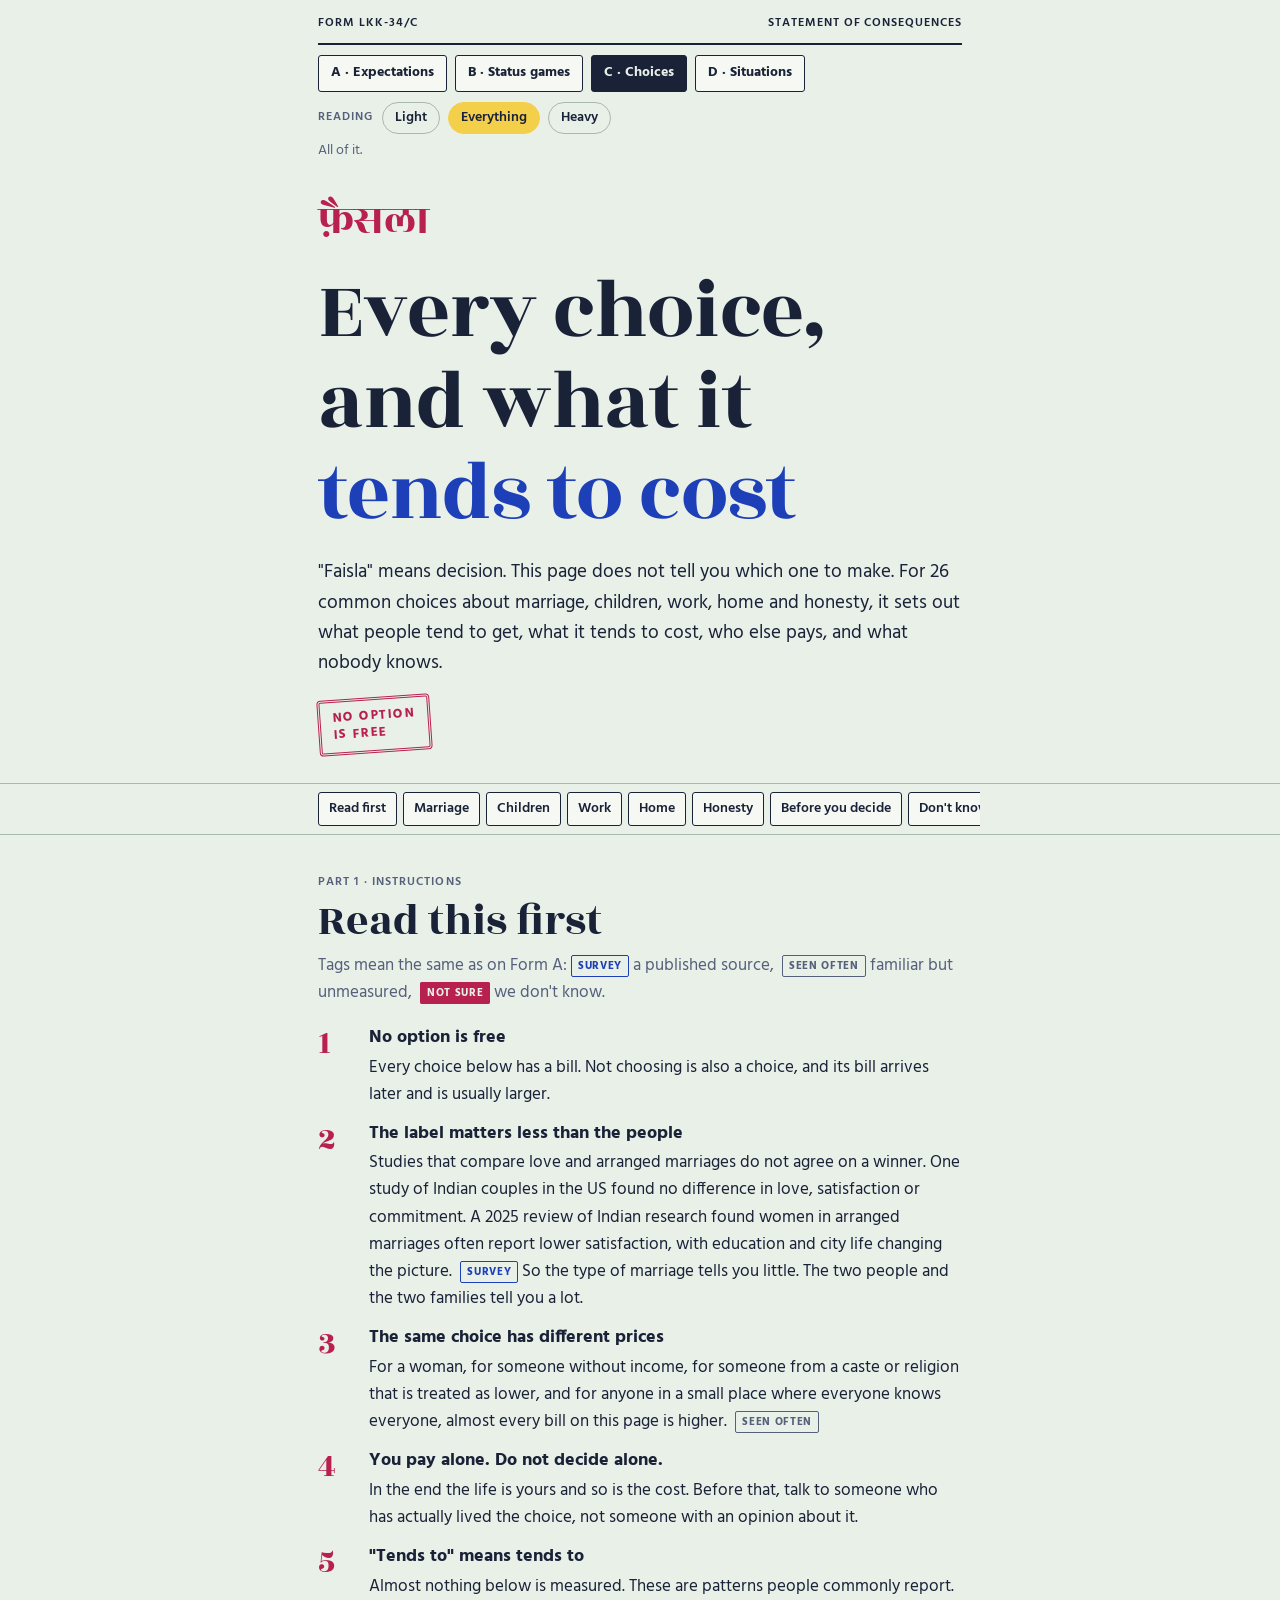
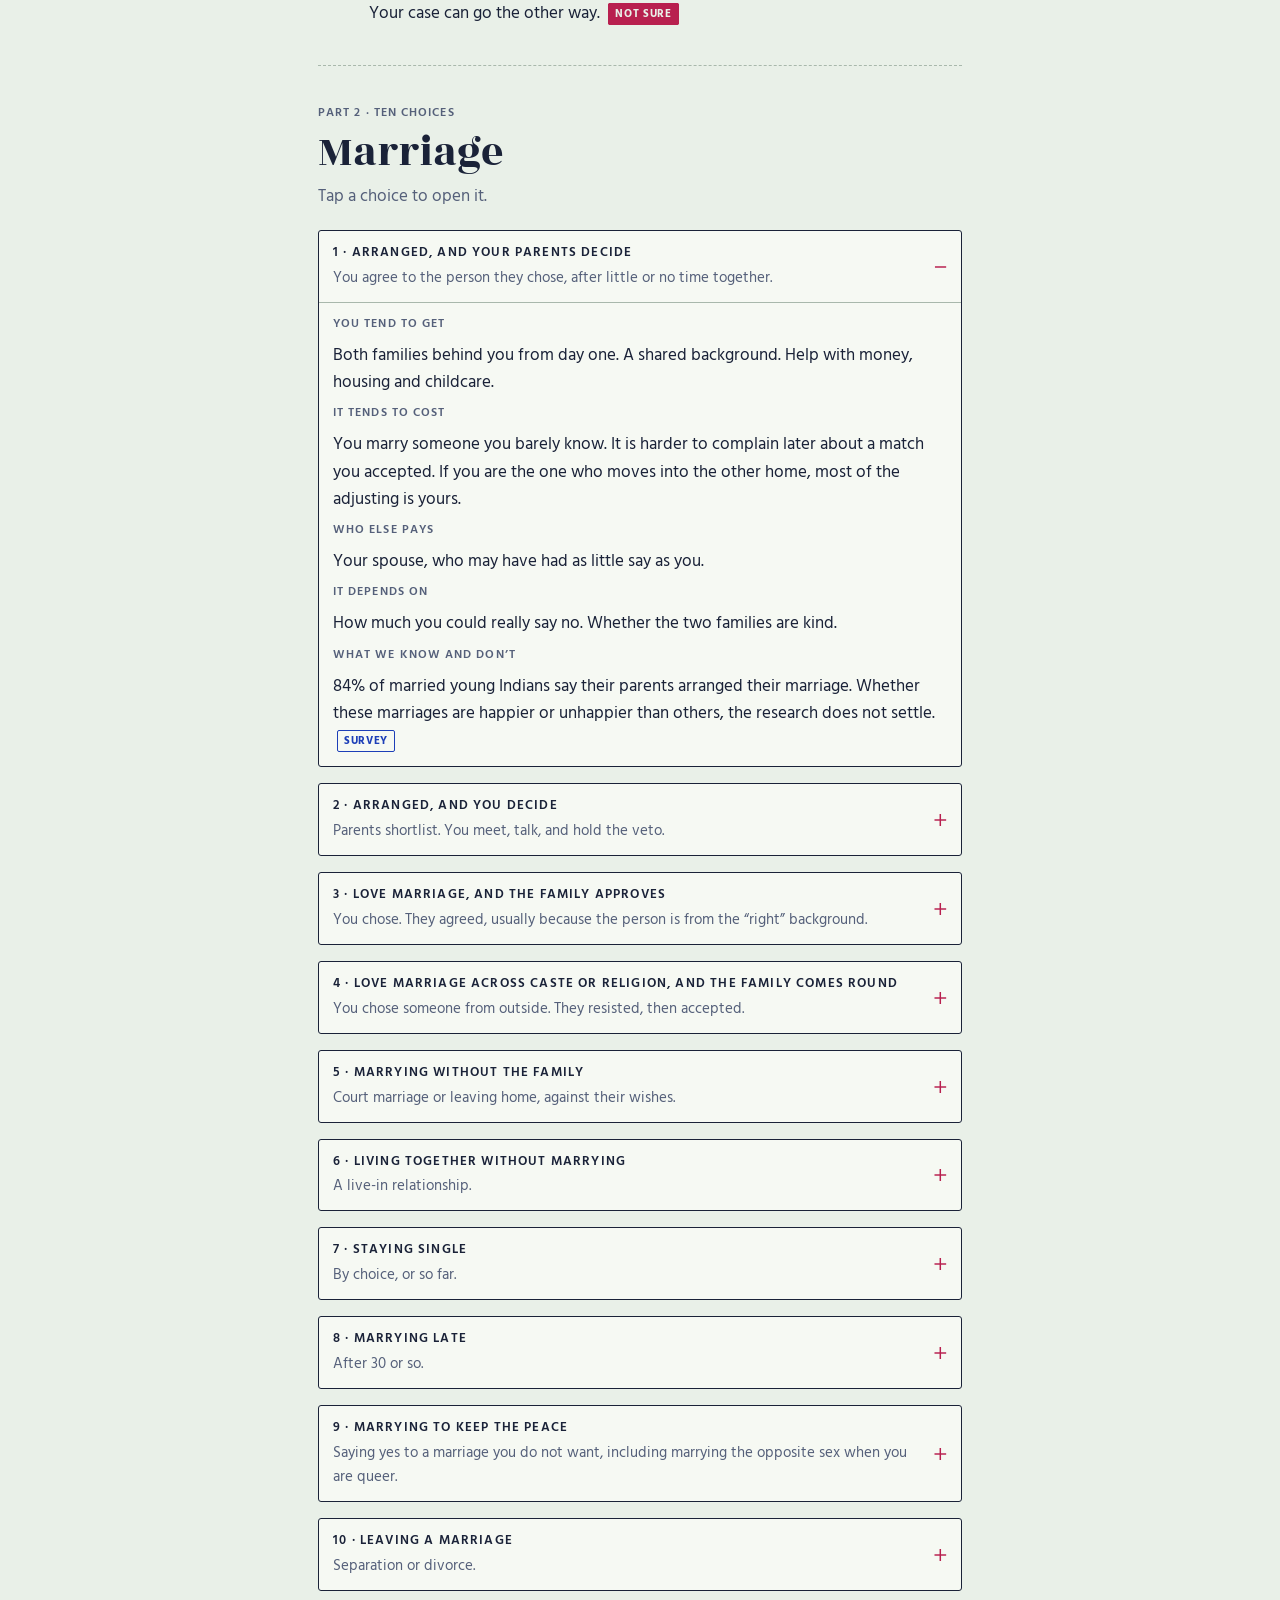
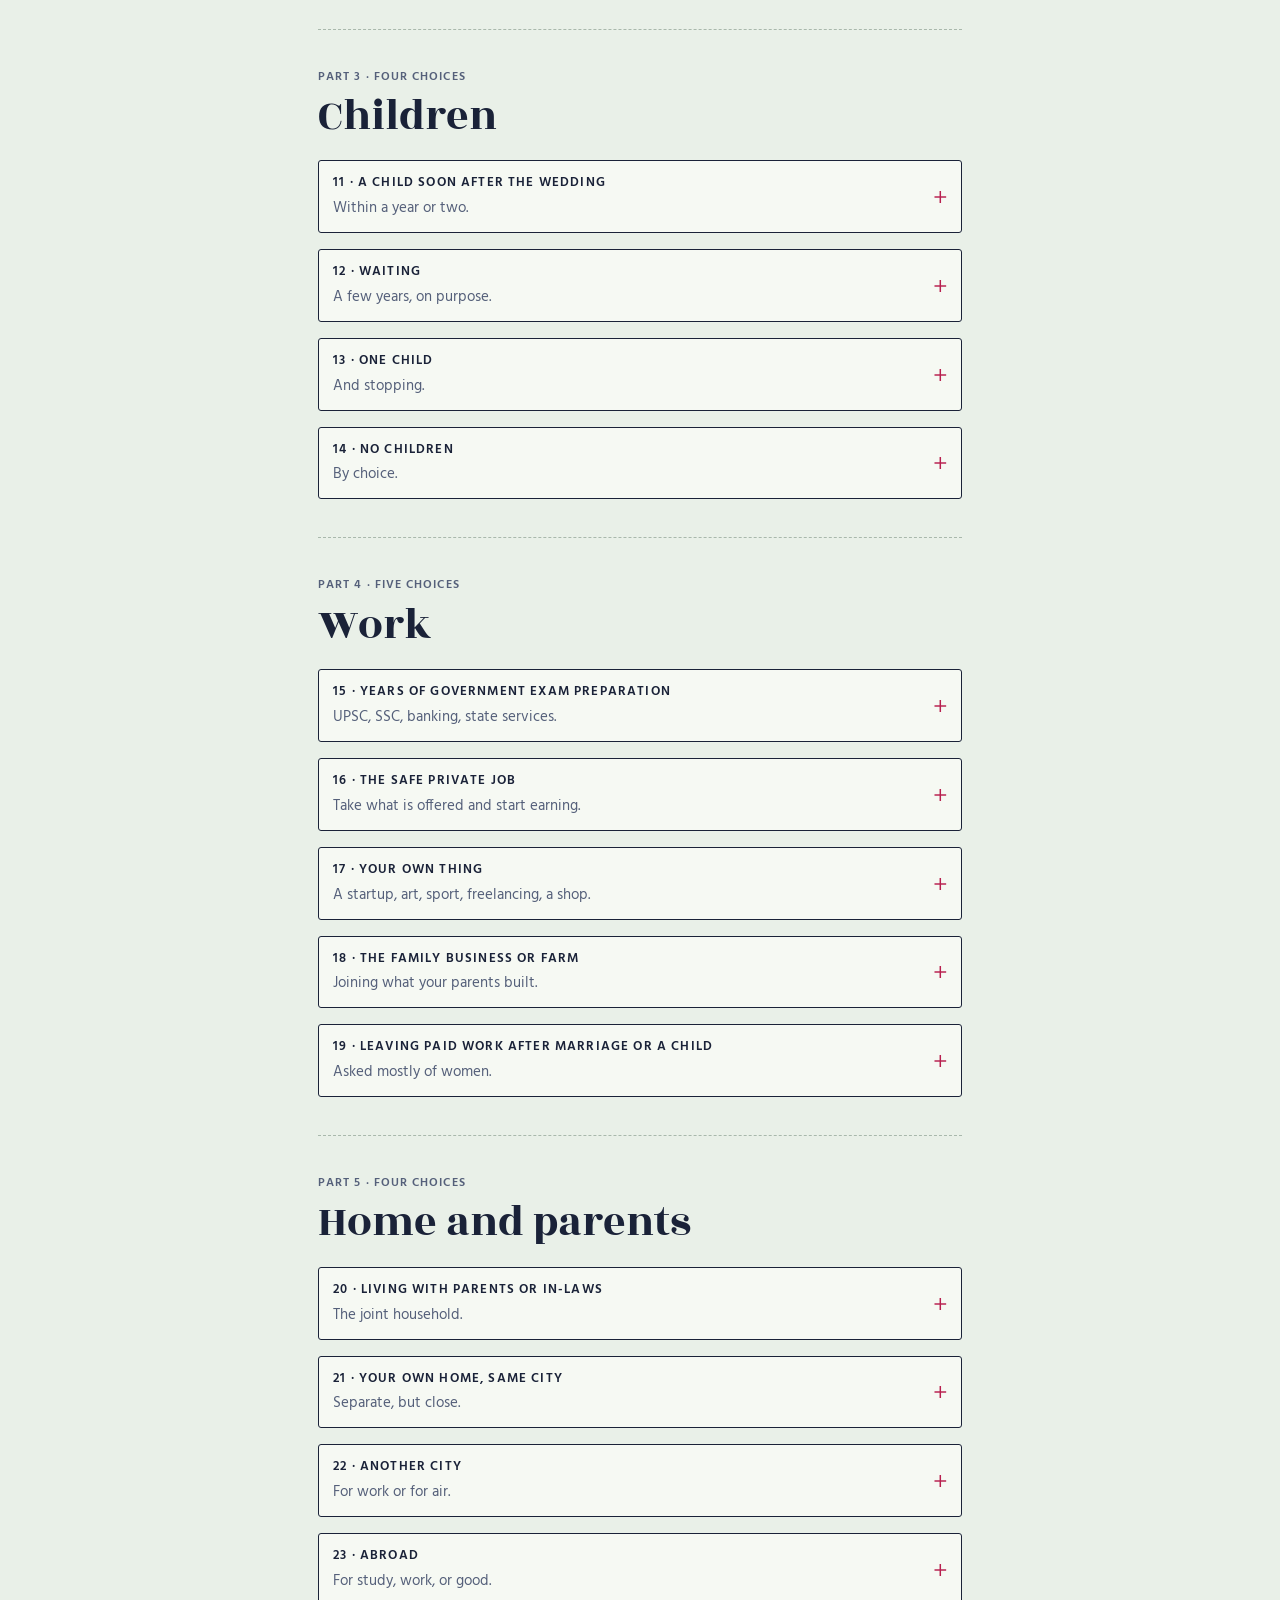
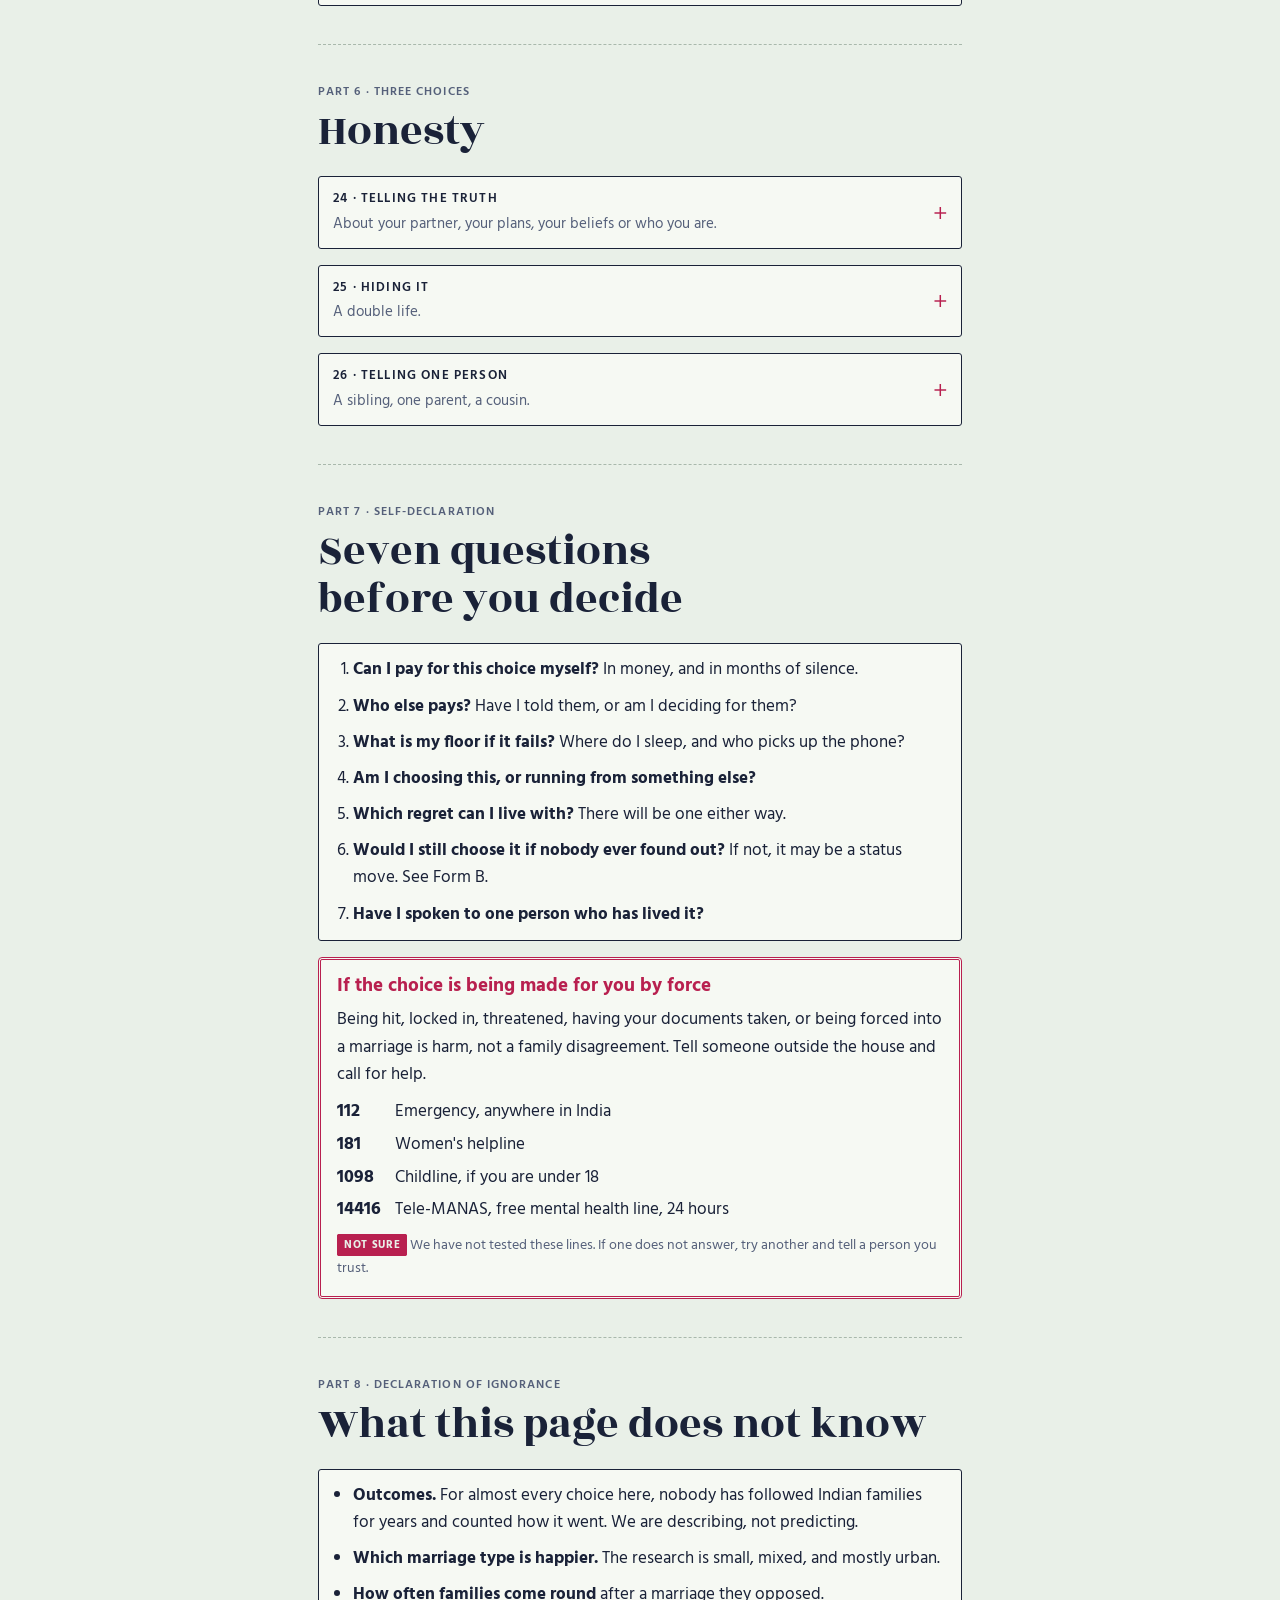
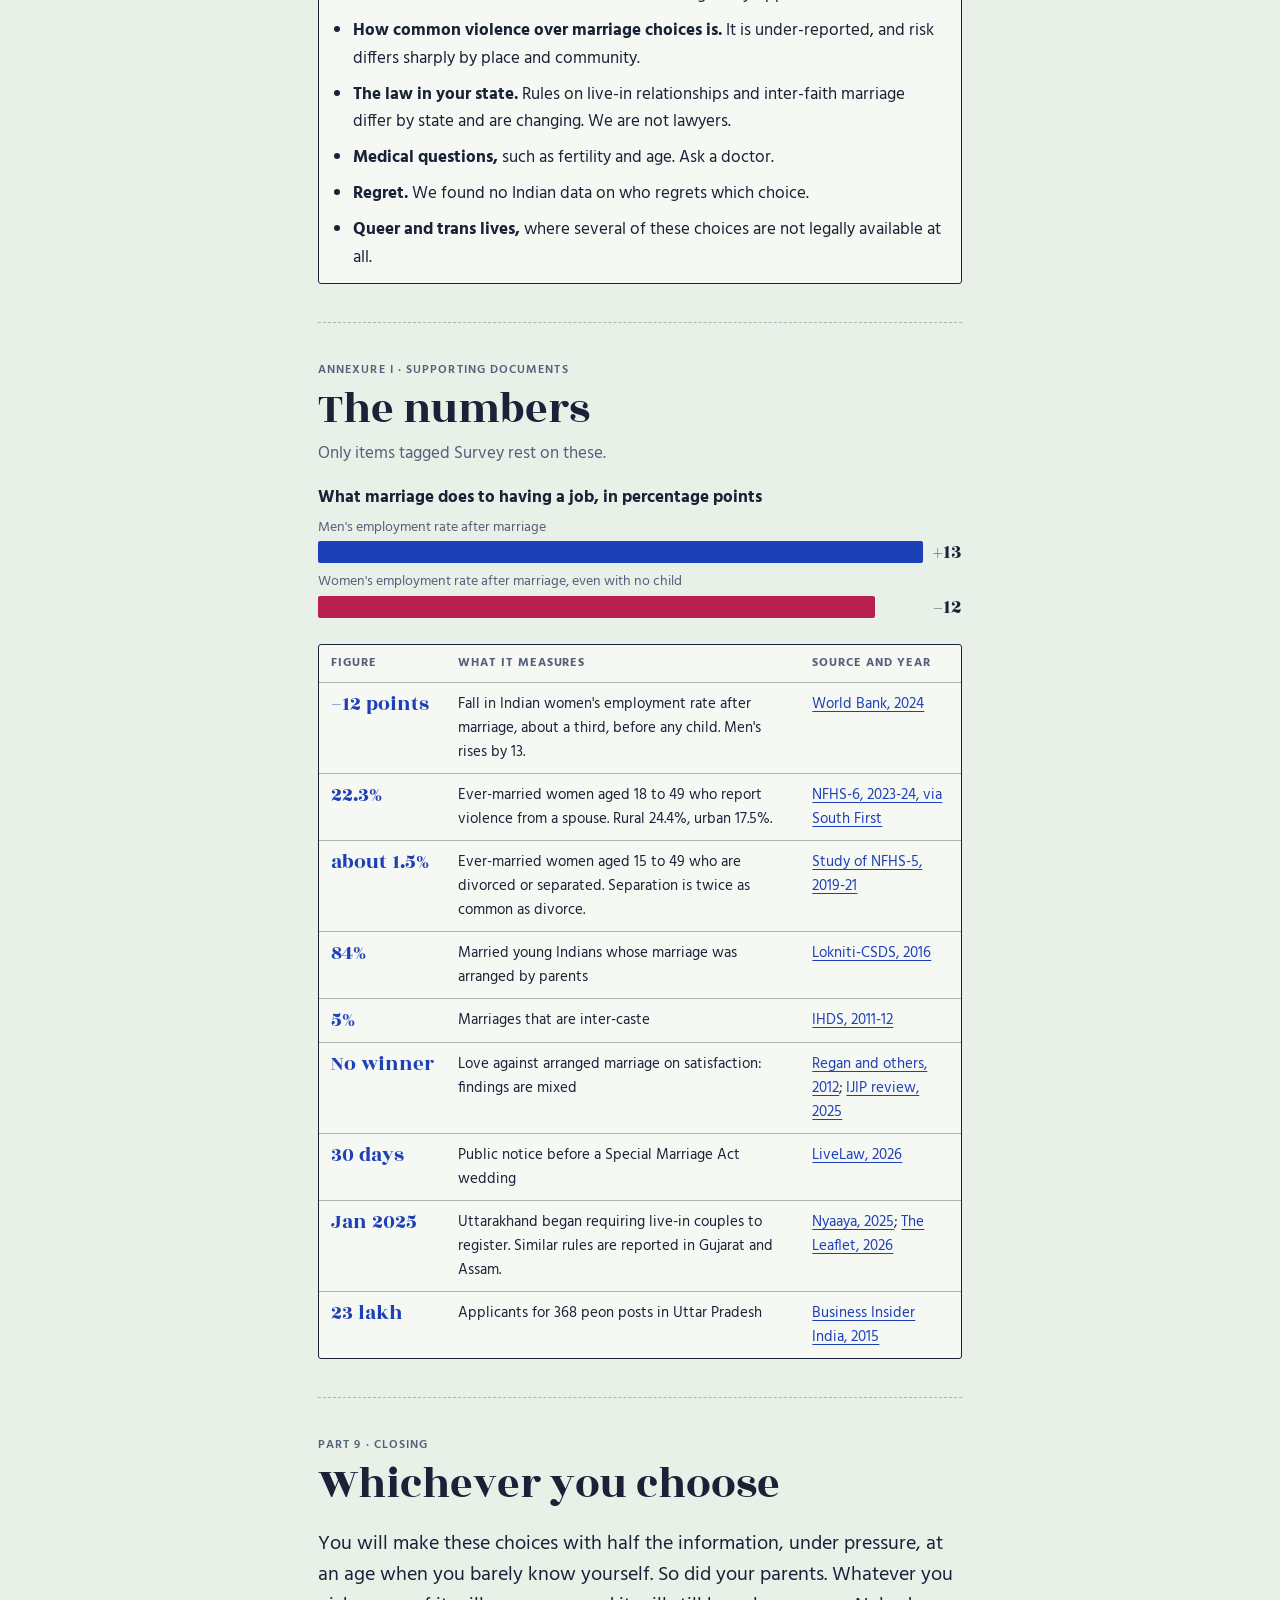
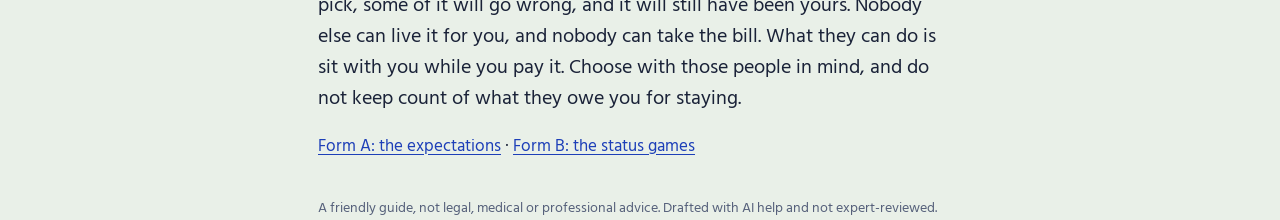
<file: choices.html>
<!DOCTYPE html>
<html lang="en">
<head>
<meta charset="utf-8">
<meta name="viewport" content="width=device-width, initial-scale=1">
<title>Choices and What They Cost</title>
<link rel="preconnect" href="https://fonts.googleapis.com">
<link rel="preconnect" href="https://fonts.gstatic.com" crossorigin>
<link href="https://fonts.googleapis.com/css2?family=Hind:wght@400;500;600;700&family=Kalam:wght@400;700&family=Rozha+One&display=swap" rel="stylesheet">
<link rel="stylesheet" href="site.css">
</head>
<body>

<div class="wrap">
  <div class="formhead">
    <span>Form LKK-34/C</span>
    <span>Statement of consequences</span>
  </div>
  <div class="pages"><a href="index.html">A · Expectations</a><a href="status.html">B · Status games</a><a class="on" href="choices.html">C · Choices</a><a href="situations.html">D · Situations</a></div>

  <header class="hero">
    <p class="deva" lang="hi">फ़ैसला</p>
    <h1>Every choice, and what it <em>tends to cost</em></h1>
    <p class="lede">"Faisla" means decision. This page does not tell you which one to make. For 26 common choices about marriage, children, work, home and honesty, it sets out what people tend to get, what it tends to cost, who else pays, and what nobody knows.</p>
    <div class="stampbox">No option<br>is free</div>
  </header>
</div>

<nav class="jump" aria-label="Sections">
  <div class="wrap">
    <a href="#rules">Read first</a>
    <a href="#marriage">Marriage</a>
    <a href="#children">Children</a>
    <a href="#work">Work</a>
    <a href="#home">Home</a>
    <a href="#honesty">Honesty</a>
    <a href="#before">Before you decide</a>
    <a href="#dont-know">Don't know</a>
    <a href="#numbers">Numbers</a>
  </div>
</nav>

<main class="wrap">

<section id="rules">
  <div class="sec-head">
    <p class="label">Part 1 · Instructions</p>
    <h2>Read this first</h2>
    <p>Tags mean the same as on Form A: <i class="t s" style="margin-left:0">Survey</i> a published source, <i class="t o">Seen often</i> familiar but unmeasured, <i class="t n">Not sure</i> we don't know.</p>
  </div>
  <ol class="rules">
    <li><div>
      <h3>No option is free</h3>
      <p>Every choice below has a bill. Not choosing is also a choice, and its bill arrives later and is usually larger.</p>
    </div></li>
    <li><div>
      <h3>The label matters less than the people</h3>
      <p>Studies that compare love and arranged marriages do not agree on a winner. One study of Indian couples in the US found no difference in love, satisfaction or commitment. A 2025 review of Indian research found women in arranged marriages often report lower satisfaction, with education and city life changing the picture. <i class="t s">Survey</i> So the type of marriage tells you little. The two people and the two families tell you a lot.</p>
    </div></li>
    <li><div>
      <h3>The same choice has different prices</h3>
      <p>For a woman, for someone without income, for someone from a caste or religion that is treated as lower, and for anyone in a small place where everyone knows everyone, almost every bill on this page is higher. <i class="t o">Seen often</i></p>
    </div></li>
    <li><div>
      <h3>You pay alone. Do not decide alone.</h3>
      <p>In the end the life is yours and so is the cost. Before that, talk to someone who has actually lived the choice, not someone with an opinion about it.</p>
    </div></li>
    <li><div>
      <h3>"Tends to" means tends to</h3>
      <p>Almost nothing below is measured. These are patterns people commonly report. Your case can go the other way. <i class="t n">Not sure</i></p>
    </div></li>
  </ol>
</section>

<section id="marriage"><div class="sec-head"><p class="label">Part 2 · Ten choices</p><h2>Marriage</h2><p>Tap a choice to open it.</p></div><div class="stack" id="list-marriage"></div></section>
<section id="children"><div class="sec-head"><p class="label">Part 3 · Four choices</p><h2>Children</h2></div><div class="stack" id="list-children"></div></section>
<section id="work"><div class="sec-head"><p class="label">Part 4 · Five choices</p><h2>Work</h2></div><div class="stack" id="list-work"></div></section>
<section id="home"><div class="sec-head"><p class="label">Part 5 · Four choices</p><h2>Home and parents</h2></div><div class="stack" id="list-home"></div></section>
<section id="honesty"><div class="sec-head"><p class="label">Part 6 · Three choices</p><h2>Honesty</h2></div><div class="stack" id="list-honesty"></div></section>

<section id="before">
  <div class="sec-head">
    <p class="label">Part 7 · Self-declaration</p>
    <h2>Seven questions before you decide</h2>
  </div>
  <div class="stack">
    <div class="field"><div class="body"><ol>
      <li><b>Can I pay for this choice myself?</b> In money, and in months of silence.</li>
      <li><b>Who else pays?</b> Have I told them, or am I deciding for them?</li>
      <li><b>What is my floor if it fails?</b> Where do I sleep, and who picks up the phone?</li>
      <li><b>Am I choosing this, or running from something else?</b></li>
      <li><b>Which regret can I live with?</b> There will be one either way.</li>
      <li><b>Would I still choose it if nobody ever found out?</b> If not, it may be a status move. See Form B.</li>
      <li><b>Have I spoken to one person who has lived it?</b></li>
    </ol></div></div>
    <div class="help">
      <h3>If the choice is being made for you by force</h3>
      <p>Being hit, locked in, threatened, having your documents taken, or being forced into a marriage is harm, not a family disagreement. Tell someone outside the house and call for help.</p>
      <div class="nums">
        <b>112</b><span>Emergency, anywhere in India</span>
        <b>181</b><span>Women's helpline</span>
        <b>1098</b><span>Childline, if you are under 18</span>
        <b>14416</b><span>Tele-MANAS, free mental health line, 24 hours</span>
      </div>
      <p class="gloss"><i class="t n" style="margin-left:0">Not sure</i> We have not tested these lines. If one does not answer, try another and tell a person you trust.</p>
    </div>
  </div>
</section>

<section id="dont-know" data-read="heavy">
  <div class="sec-head">
    <p class="label">Part 8 · Declaration of ignorance</p>
    <h2>What this page does not know</h2>
  </div>
  <div class="field"><div class="body"><ul>
    <li><b>Outcomes.</b> For almost every choice here, nobody has followed Indian families for years and counted how it went. We are describing, not predicting.</li>
    <li><b>Which marriage type is happier.</b> The research is small, mixed, and mostly urban.</li>
    <li><b>How often families come round</b> after a marriage they opposed.</li>
    <li><b>How common violence over marriage choices is.</b> It is under-reported, and risk differs sharply by place and community.</li>
    <li><b>The law in your state.</b> Rules on live-in relationships and inter-faith marriage differ by state and are changing. We are not lawyers.</li>
    <li><b>Medical questions,</b> such as fertility and age. Ask a doctor.</li>
    <li><b>Regret.</b> We found no Indian data on who regrets which choice.</li>
    <li><b>Queer and trans lives,</b> where several of these choices are not legally available at all.</li>
  </ul></div></div>
</section>

<section id="numbers" data-read="heavy">
  <div class="sec-head">
    <p class="label">Annexure I · Supporting documents</p>
    <h2>The numbers</h2>
    <p>Only items tagged Survey rest on these.</p>
  </div>
  <div class="stack" style="gap:26px">
    <div class="gap"><h3>What marriage does to having a job, in percentage points</h3>
      <div class="bar"><span>Men's employment rate after marriage</span><div class="barrow"><i style="width:100%"></i><b>+13</b></div></div>
      <div class="bar b"><span>Women's employment rate after marriage, even with no child</span><div class="barrow"><i style="width:92%"></i><b>−12</b></div></div>
    </div>
    <div class="tablewrap" role="region" aria-label="Survey figures" tabindex="0">
      <table>
        <thead><tr><th>Figure</th><th>What it measures</th><th>Source and year</th></tr></thead>
        <tbody>
          <tr><td class="n">−12 points</td><td>Fall in Indian women's employment rate after marriage, about a third, before any child. Men's rises by 13.</td><td><a href="https://blogs.worldbank.org/en/impactevaluations/from-marriage-penalties-to-child-penalties--how-development-resh">World Bank, 2024</a></td></tr>
          <tr><td class="n">22.3%</td><td>Ever-married women aged 18 to 49 who report violence from a spouse. Rural 24.4%, urban 17.5%.</td><td><a href="https://thesouthfirst.com/karnataka/reported-spousal-violence-declines-across-india-but-rises-sharply-in-kerala-nfhs-6/">NFHS-6, 2023-24, via South First</a></td></tr>
          <tr><td class="n">about 1.5%</td><td>Ever-married women aged 15 to 49 who are divorced or separated. Separation is twice as common as divorce.</td><td><a href="https://www.accscience.com/journal/IJPS/11/3/10.36922/ijps.1681">Study of NFHS-5, 2019-21</a></td></tr>
          <tr><td class="n">84%</td><td>Married young Indians whose marriage was arranged by parents</td><td><a href="https://www.taylorfrancis.com/books/9780367142049/chapters/10.4324/9780367142049-6">Lokniti-CSDS, 2016</a></td></tr>
          <tr><td class="n">5%</td><td>Marriages that are inter-caste</td><td><a href="https://www.ncaer.org/news/just-5-of-indian-marriages-are-inter-caste-survey">IHDS, 2011-12</a></td></tr>
          <tr><td class="n">No winner</td><td>Love against arranged marriage on satisfaction: findings are mixed</td><td><a href="https://pubmed.ncbi.nlm.nih.gov/22897093/">Regan and others, 2012</a>; <a href="https://ijip.in/articles/love-and-arranged-marriage-couples/">IJIP review, 2025</a></td></tr>
          <tr><td class="n">30 days</td><td>Public notice before a Special Marriage Act wedding</td><td><a href="https://www.livelaw.in/articles/special-marriage-act-30day-notice-530830">LiveLaw, 2026</a></td></tr>
          <tr><td class="n">Jan 2025</td><td>Uttarakhand began requiring live-in couples to register. Similar rules are reported in Gujarat and Assam.</td><td><a href="https://nyaaya.org/?p=37096">Nyaaya, 2025</a>; <a href="https://theleaflet.in/amp/story/privacy/why-the-punjab-and-haryana-high-courts-morality-test-for-live-in-couples-is-not-an-outlier">The Leaflet, 2026</a></td></tr>
          <tr><td class="n">23 lakh</td><td>Applicants for 368 peon posts in Uttar Pradesh</td><td><a href="https://www.businessinsider.in/joblessness-hits-a-new-high-in-up-over-23-lakh-people-apply-for-368-peon-jobs/articleshow/48987783.cms">Business Insider India, 2015</a></td></tr>
        </tbody>
      </table>
    </div>
  </div>
</section>

<section id="close" style="border-bottom:0">
  <div class="sec-head">
    <p class="label">Part 9 · Closing</p>
    <h2>Whichever you choose</h2>
  </div>
  <p class="quiet">You will make these choices with half the information, under pressure, at an age when you barely know yourself. So did your parents. Whatever you pick, some of it will go wrong, and it will still have been yours. Nobody else can live it for you, and nobody can take the bill. What they can do is sit with you while you pay it. Choose with those people in mind, and do not keep count of what they owe you for staying.</p>
  <p style="margin-top:18px"><a href="index.html">Form A: the expectations</a> · <a href="status.html">Form B: the status games</a></p>
</section>

</main>

<footer class="wrap">
  <p>A friendly guide, not legal, medical or professional advice. Drafted with AI help and not expert-reviewed.</p>
</footer>

<script>
(function(){
  // [title, one-liner, get, cost, who else pays, depends on, what we don't know / fact, tag]
  var D={
   marriage:[
    ["Arranged, and your parents decide","You agree to the person they chose, after little or no time together.",
     "Both families behind you from day one. A shared background. Help with money, housing and childcare.",
     "You marry someone you barely know. It is harder to complain later about a match you accepted. If you are the one who moves into the other home, most of the adjusting is yours.",
     "Your spouse, who may have had as little say as you.",
     "How much you could really say no. Whether the two families are kind.",
     "84% of married young Indians say their parents arranged their marriage. Whether these marriages are happier or unhappier than others, the research does not settle.","s"],
    ["Arranged, and you decide","Parents shortlist. You meet, talk, and hold the veto.",
     "Your choice and their blessing together. Probably the most common middle path for city youth.",
     "Three or four meetings is thin evidence for fifty years. Pressure builds to say yes by the third “good match”. The filters for caste, salary and skin stay switched on.",
     "The people filtered out before you ever saw them.",
     "How much time you are given. Whether you can talk alone and honestly.",
     "We have no number for how many arranged marriages give a real veto.","n"],
    ["Love marriage, and the family approves","You chose. They agreed, usually because the person is from the “right” background.",
     "You know who you are marrying. You keep your family.",
     "Approval often has conditions: their wedding, their city, their house. And if it goes badly you will hear “tumne hi chuna tha”, you chose this.",
     "Nobody much.",
     "Whether the approval is real or grudging.",
     "How love marriages inside the same community compare with arranged ones is not well studied.","n"],
    ["Love marriage across caste or religion, and the family comes round","You chose someone from outside. They resisted, then accepted.",
     "The person you chose and, in time, both families. Children who belong to two worlds.",
     "Months or years of conflict first. Some relatives who never accept. Small tests at every festival for a long time.",
     "Your partner, who is examined far more harshly than you are.",
     "Your own income. One ally in the family. Which communities are involved, and where you live. The risk is not equal for every pairing.",
     "About 5% of Indian marriages are inter-caste. How often families come round, and how long it takes, nobody has counted.","s"],
    ["Marrying without the family","Court marriage or leaving home, against their wishes.",
     "The person, and a decision that is entirely yours.",
     "You may lose your family for years, or for good. There is no net under you if the marriage fails. The Special Marriage Act needs a 30-day public notice, which can alert people who object. In some cases there are threats or violence.",
     "Younger siblings, especially sisters, whose marriage prospects get blamed. Your parents’ standing.",
     "A safety plan, your own income, a lawyer or support group before you file anything.",
     "How common violence is in these cases is unknown and under-reported. Read the help box before you act.","s"],
    ["Living together without marrying","A live-in relationship.",
     "You find out how the other person actually lives before anything is binding. Leaving is simpler.",
     "Landlords refuse you. Families often treat it as shame, and the shame is put mostly on the woman. The law is patchy: courts have said it is not illegal and have protected women in such relationships, but Uttarakhand has required couples to register since January 2025, and similar rules are reported in Gujarat and Assam.",
     "Usually her, if it ends.",
     "Your city, your state, your landlord, and whether your families know.",
     "Nobody knows how common live-in relationships are in India. Check the current law in your state.","s"],
    ["Staying single","By choice, or so far.",
     "Your time, your money, your own rules, and the freedom to move.",
     "Constant questions. Being treated as unfinished. Renting is harder, more so for women. Nobody is automatically there in old age, so you have to build your own circle on purpose.",
     "Parents who worry, sincerely, about who will be with you.",
     "Friends, income, city, and whether you like your own company.",
     "There is little research on how single Indians fare over a lifetime. Loneliness is real for some and absent for others.","n"],
    ["Marrying late","After 30 or so.",
     "You know yourself better. You have more money and more say.",
     "Families see a smaller pool, and judge women far more harshly for age. Questions about children become medical and loud.",
     "Nobody.",
     "Whether you waited for something, or were only avoiding something.",
     "Whether later marriages in India are more equal or more stable, we could not find out. On fertility and age, ask a doctor.","n"],
    ["Marrying to keep the peace","Saying yes to a marriage you do not want, including marrying the opposite sex when you are queer.",
     "Quiet at home, quickly. Your parents’ relief.",
     "It is paid for every day, by two people. Leaving later costs far more than refusing now.",
     "Your spouse, who never agreed to be your compromise. Later, your children.",
     "Whether there is honesty with the spouse, at least.",
     "Nobody knows how many Indian marriages are like this. Our guess is: many.","n"],
    ["Leaving a marriage","Separation or divorce.",
     "The end of something that was not working. For someone facing violence, safety.",
     "Stigma, much heavier for women. Money: women’s employment falls by about a third after marriage, so many have no income to leave with. Years in court. A parental home that may not take you back.",
     "Children, in the short run. Though staying in a violent home costs them too.",
     "Your own income, and whether your parents will stand by you.",
     "Only about 1.5% of ever-married women are divorced or separated, while 22% report violence from a spouse. So many people stay in marriages that harm them.","s"]
   ],
   children:[
    ["A child soon after the wedding","Within a year or two.",
     "Grandparents who are thrilled and young enough to help. The questions stop, until “second one?” begins.",
     "The two of you barely know each other yet. Her job takes the hit: marriage alone cuts women’s employment by 12 points, and a child adds to it.",
     "Mostly the mother.",
     "Who will actually do the night feeds and the school runs.",
     "The employment figures are from a World Bank study of India and its neighbours.","s"],
    ["Waiting","A few years, on purpose.",
     "Time, savings, and a couple that knows itself.",
     "The same question at every gathering. Worry that grows with age.",
     "Parents who are waiting to be grandparents.",
     "Whether you both truly agree, or one is only going along.",
     "On age and fertility, ask a doctor and not an aunt. We are not qualified to say.","n"],
    ["One child","And stopping.",
     "More time and money for that child, and for yourselves.",
     "“Akela ho jayega”, he will be lonely. If the child is a daughter, pressure for a son.",
     "Nobody.",
     "How firmly you both hold the line.",
     "Whether only children in India do better or worse, we do not know.","n"],
    ["No children","By choice.",
     "Time, money, freedom, and a marriage that stays about the two of you.",
     "Steady pressure, pity, and the word “selfish”. Old age has to be planned, because nobody is assumed to be coming.",
     "Parents who wanted grandchildren. That loss is real for them.",
     "Whether it is truly a shared decision.",
     "We found no Indian data on how many couples choose this or how they feel later.","n"]
   ],
   work:[
    ["Years of government exam preparation","UPSC, SSC, banking, state services.",
     "If it works: security, standing, and a different life for the whole family.",
     "The odds. In 2015, 23 lakh people applied for 368 peon posts in Uttar Pradesh. Each attempt is a year outside the job market, and your sense of worth gets tied to one result.",
     "Parents who are funding it and waiting.",
     "A firm last attempt, decided in advance. A skill you keep alive on the side.",
     "We have no figure for what happens to those who stop after several attempts.","s"],
    ["The safe private job","Take what is offered and start earning.",
     "Income now. Independence. A vote at home.",
     "It may be work you do not care about. The salary brings an EMI, and the EMI makes it hard to leave.",
     "Nobody.",
     "Whether you keep learning, or only keep earning.",
     "Nothing measured here.","o"],
    ["Your own thing","A startup, art, sport, freelancing, a shop.",
     "Work that is yours, and the chance that it grows.",
     "Uneven income. A worried family. Most attempts do not last.",
     "Anyone depending on your income.",
     "How many months you can survive without earning. Whether the family needs your salary.",
     "We have no reliable Indian figure for how many such attempts fail.","n"],
    ["The family business or farm","Joining what your parents built.",
     "Ownership, belonging, and continuity.",
     "You may work under your parents for the rest of their lives. It is hard to leave without it being a betrayal. Daughters are usually not offered it at all.",
     "Siblings, when it comes to dividing it.",
     "Whether you are given real authority, and when.",
     "Nothing measured here.","o"],
    ["Leaving paid work after marriage or a child","Asked mostly of women.",
     "Time with the child. Peace with the in-laws.",
     "Your own income goes, and much of your say at home goes with it. Returning after a gap is hard. If you stay in work instead, the cost is a double shift: women already do 289 minutes of housework a day against men’s 88.",
     "You, years later, if the marriage or the money fails.",
     "Whether it was your decision. Whether there is money in your own name.",
     "Women’s employment falls by about a third after marriage in India, before any child.","s"]
   ],
   home:[
    ["Living with parents or in-laws","The joint household.",
     "Money saved, childcare, company, and elders who are looked after.",
     "Little privacy. Rules that are not yours. The daughter-in-law carries most of the load.",
     "Usually her.",
     "Whether there is a door that closes, and a budget that is your own.",
     "Nothing measured here.","o"],
    ["Your own home, same city","Separate, but close.",
     "Your own rules, and parents ten minutes away.",
     "Rent. And the hurt in “alag kyun rehna hai?”, why live apart?",
     "Parents who feel left.",
     "How often you actually show up.",
     "Nothing measured here.","o"],
    ["Another city","For work or for air.",
     "Distance changes more than any argument. You become a person, not only a son or daughter.",
     "Your parents age without you watching. Guilt. Emergency tickets.",
     "The sibling who stayed, and does the caring.",
     "Whether someone is near your parents.",
     "Nothing measured here.","o"],
    ["Abroad","For study, work, or good.",
     "Income, and distance from “log”.",
     "Parents growing old far away. You may end up a guest in both countries.",
     "Parents, and whoever at home becomes the default carer.",
     "Visas, money, and whether you can come back if you need to.",
     "This is from accounts we have read, not data.","n"]
   ],
   honesty:[
    ["Telling the truth","About your partner, your plans, your beliefs or who you are.",
     "One life in place of two. Relationships with the real you.",
     "Everything listed on Form A: silence, money withdrawn, being talked about. For some people, real danger.",
     "Parents, who now have to face their own four people.",
     "Your income, your safety, and your timing.",
     "We have no evidence that telling works out better than hiding. It is only more true.","n"],
    ["Hiding it","A double life.",
     "Peace, safety and time. When you depend on them or are unsafe, this can be the right call.",
     "It takes energy every day. Being found out is worse than telling. Years pass.",
     "A partner who is kept secret.",
     "Whether it is a pause with an end date, or a way of life.",
     "Nothing measured here.","o"],
    ["Telling one person","A sibling, one parent, a cousin.",
     "An ally, and a test of how the rest might react.",
     "That person now carries your secret. It may leak.",
     "The person you told.",
     "Choosing the right one.",
     "Nothing measured here.","o"]
   ]
  };
  var TAG={s:["s","Survey"],o:["o","Seen often"],n:["n","Not sure"]};
  function el(t,c,txt){var e=document.createElement(t);if(c)e.className=c;if(txt!=null)e.textContent=txt;return e;}
  var num=0,firstDone=false;
  Object.keys(D).forEach(function(k){
    var list=document.getElementById('list-'+k);
    D[k].forEach(function(g){
      num++;
      var d=el('details','field');d.id='c'+num;
      var s=el('summary','label'),st=el('span');
      st.appendChild(document.createTextNode(num+' · '+g[0]));st.appendChild(el('small',null,g[1]));
      s.appendChild(st);d.appendChild(s);
      var body=el('div','body'),dl=el('dl');dl.style.cssText='margin:0;display:grid;gap:8px';
      [["You tend to get",g[2],0],["It tends to cost",g[3],0],["Who else pays",g[4],1],["It depends on",g[5],1],["What we know and don’t",g[6],1]].forEach(function(p,i){
        var dt=el('dt','label',p[0]),dd=el('dd',null,p[1]);dd.style.margin='0';
        if(p[2]){dt.setAttribute('data-read','heavy');dd.setAttribute('data-read','heavy');}
        if(i===4){dd.appendChild(document.createTextNode(' '));dd.appendChild(el('i','t '+TAG[g[7]][0],TAG[g[7]][1]));}
        dl.appendChild(dt);dl.appendChild(dd);
      });
      body.appendChild(dl);d.appendChild(body);list.appendChild(d);
      if(!firstDone){d.open=true;firstDone=true;}
    });
  });
})();
</script>
<script src="site.js"></script>
</body>
</html>
</file>
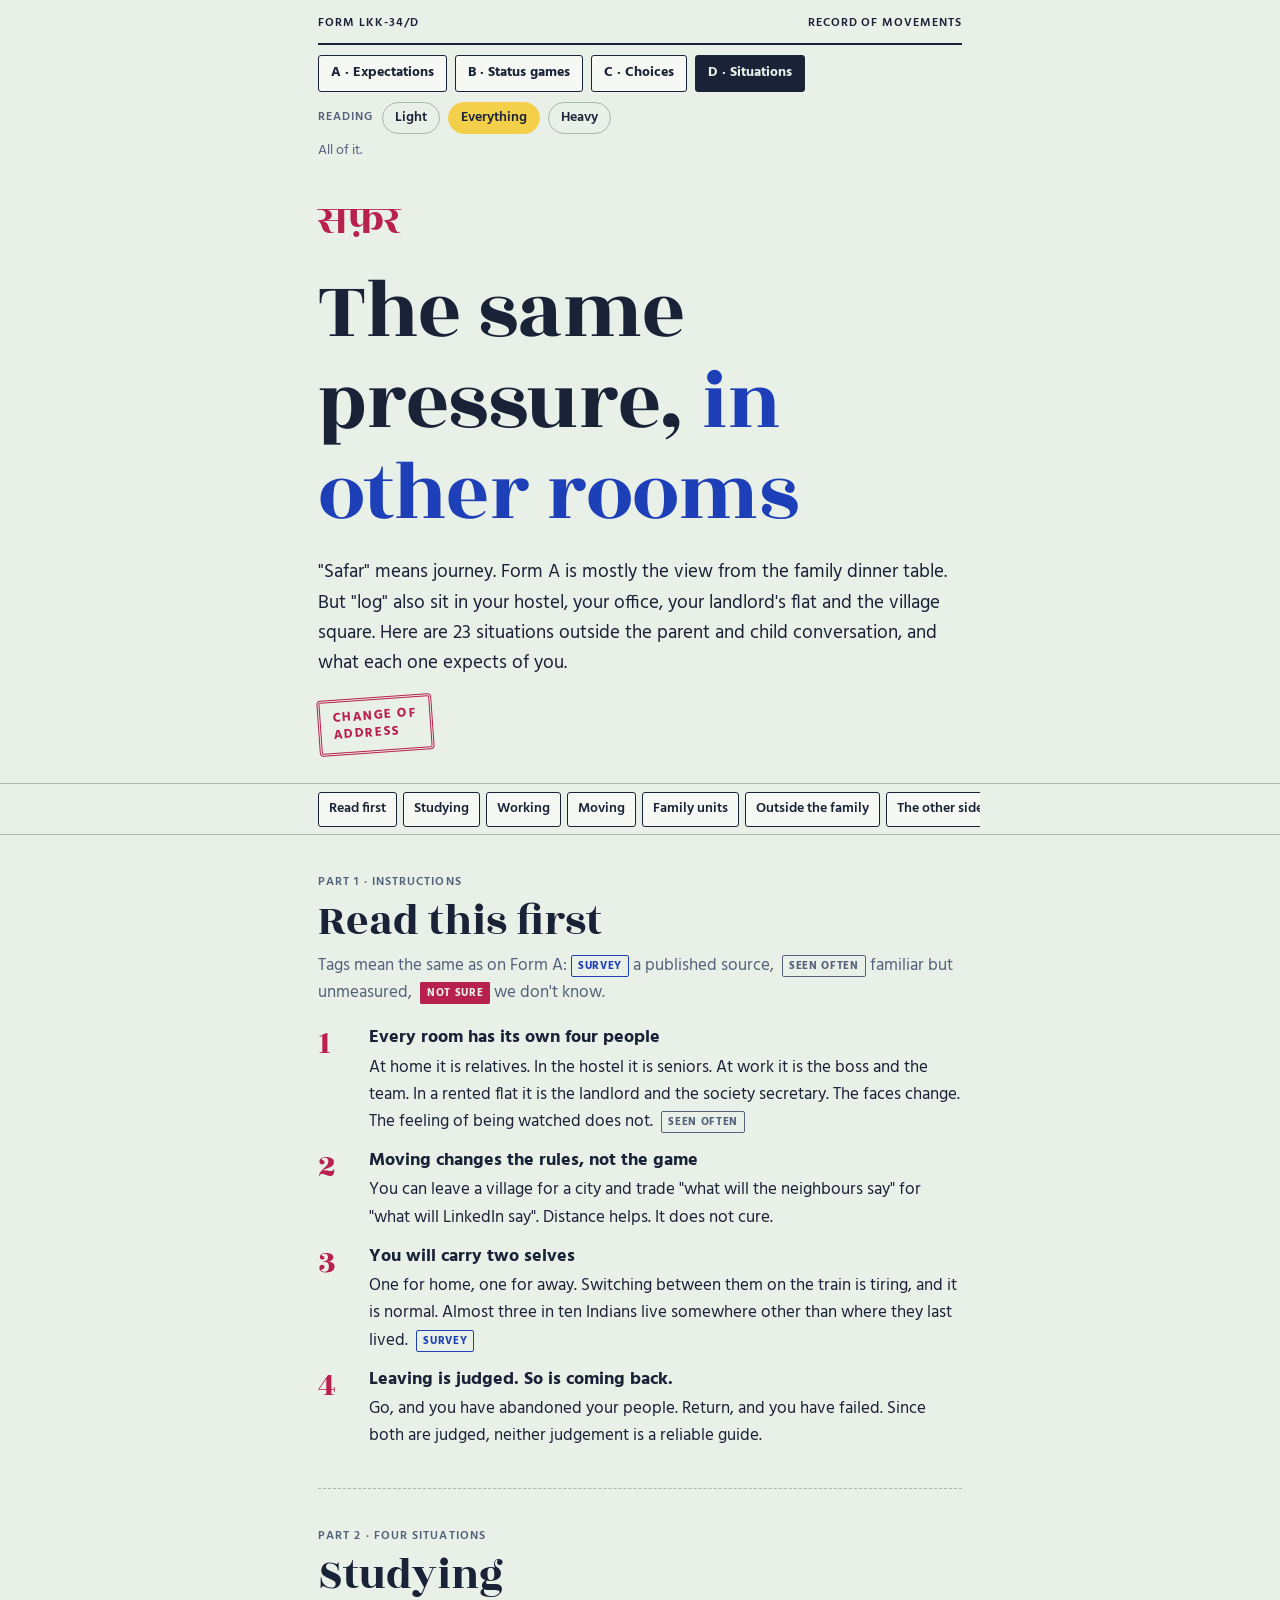
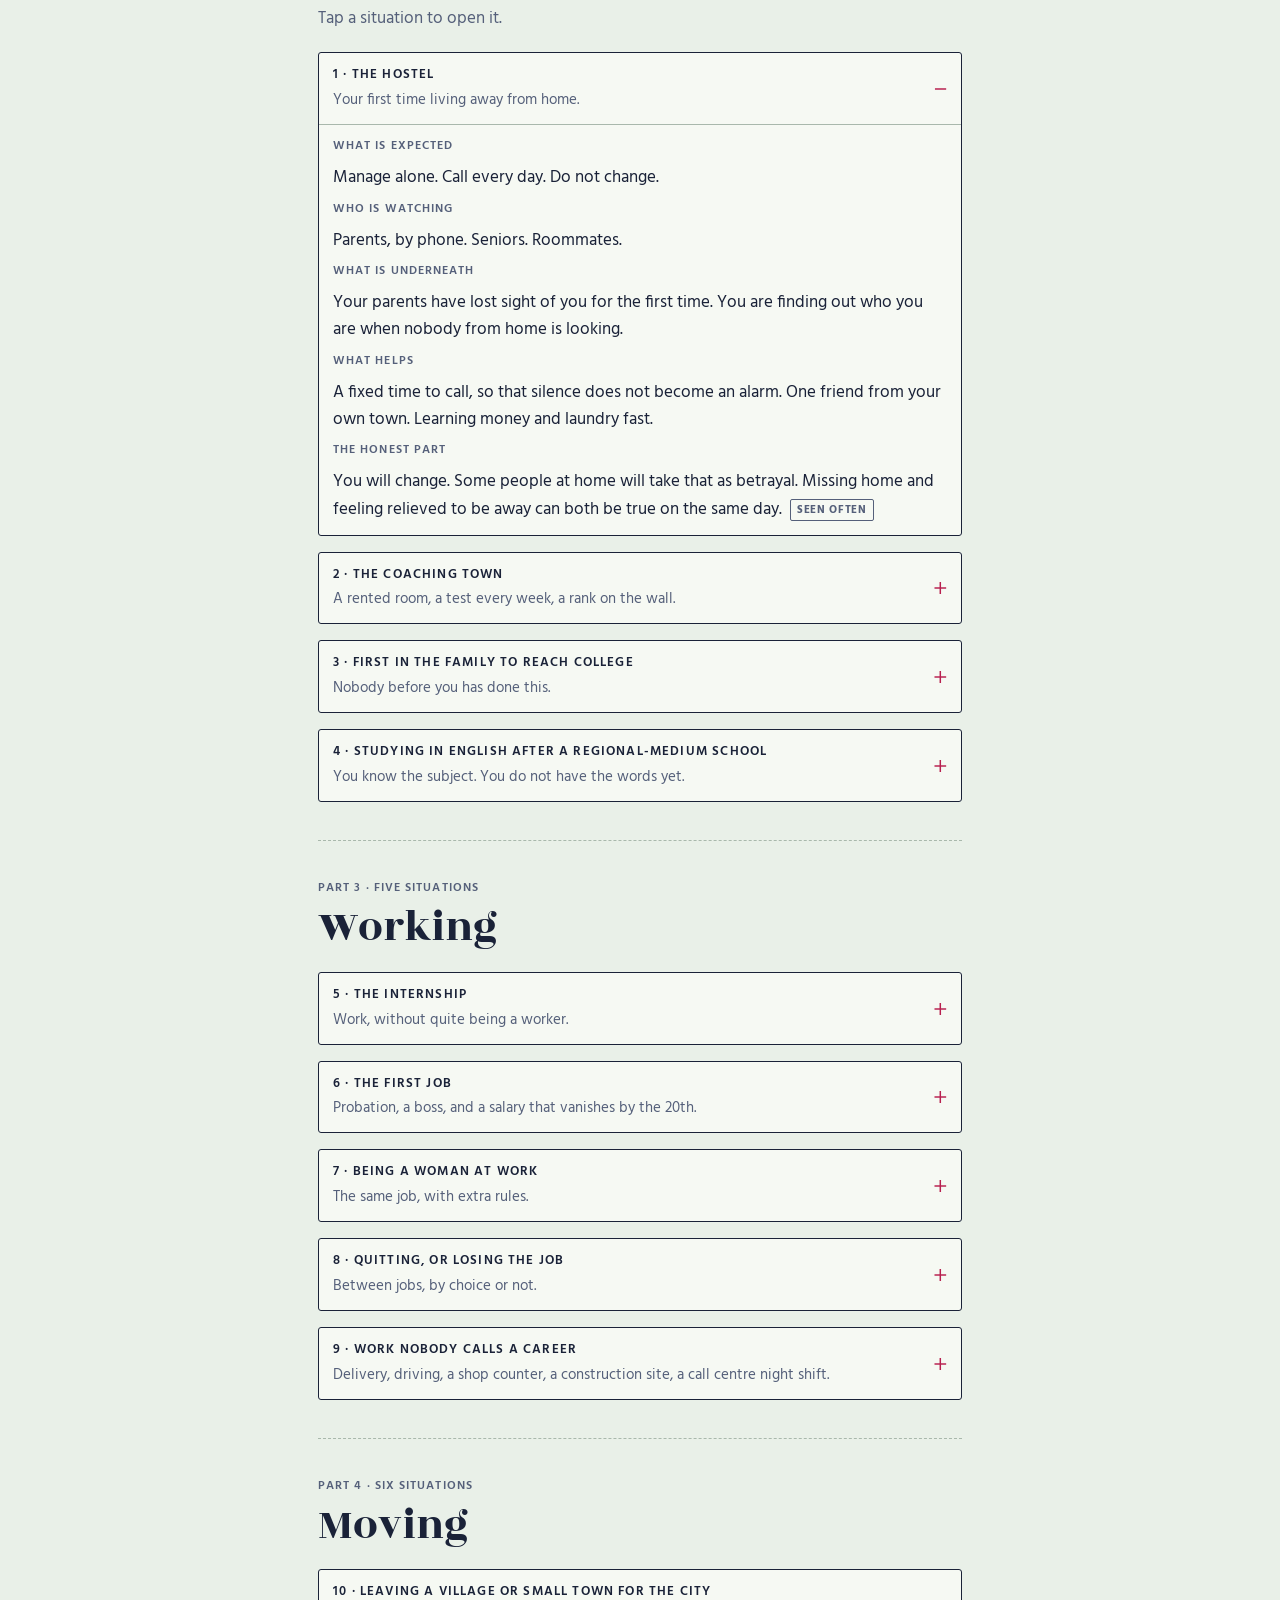
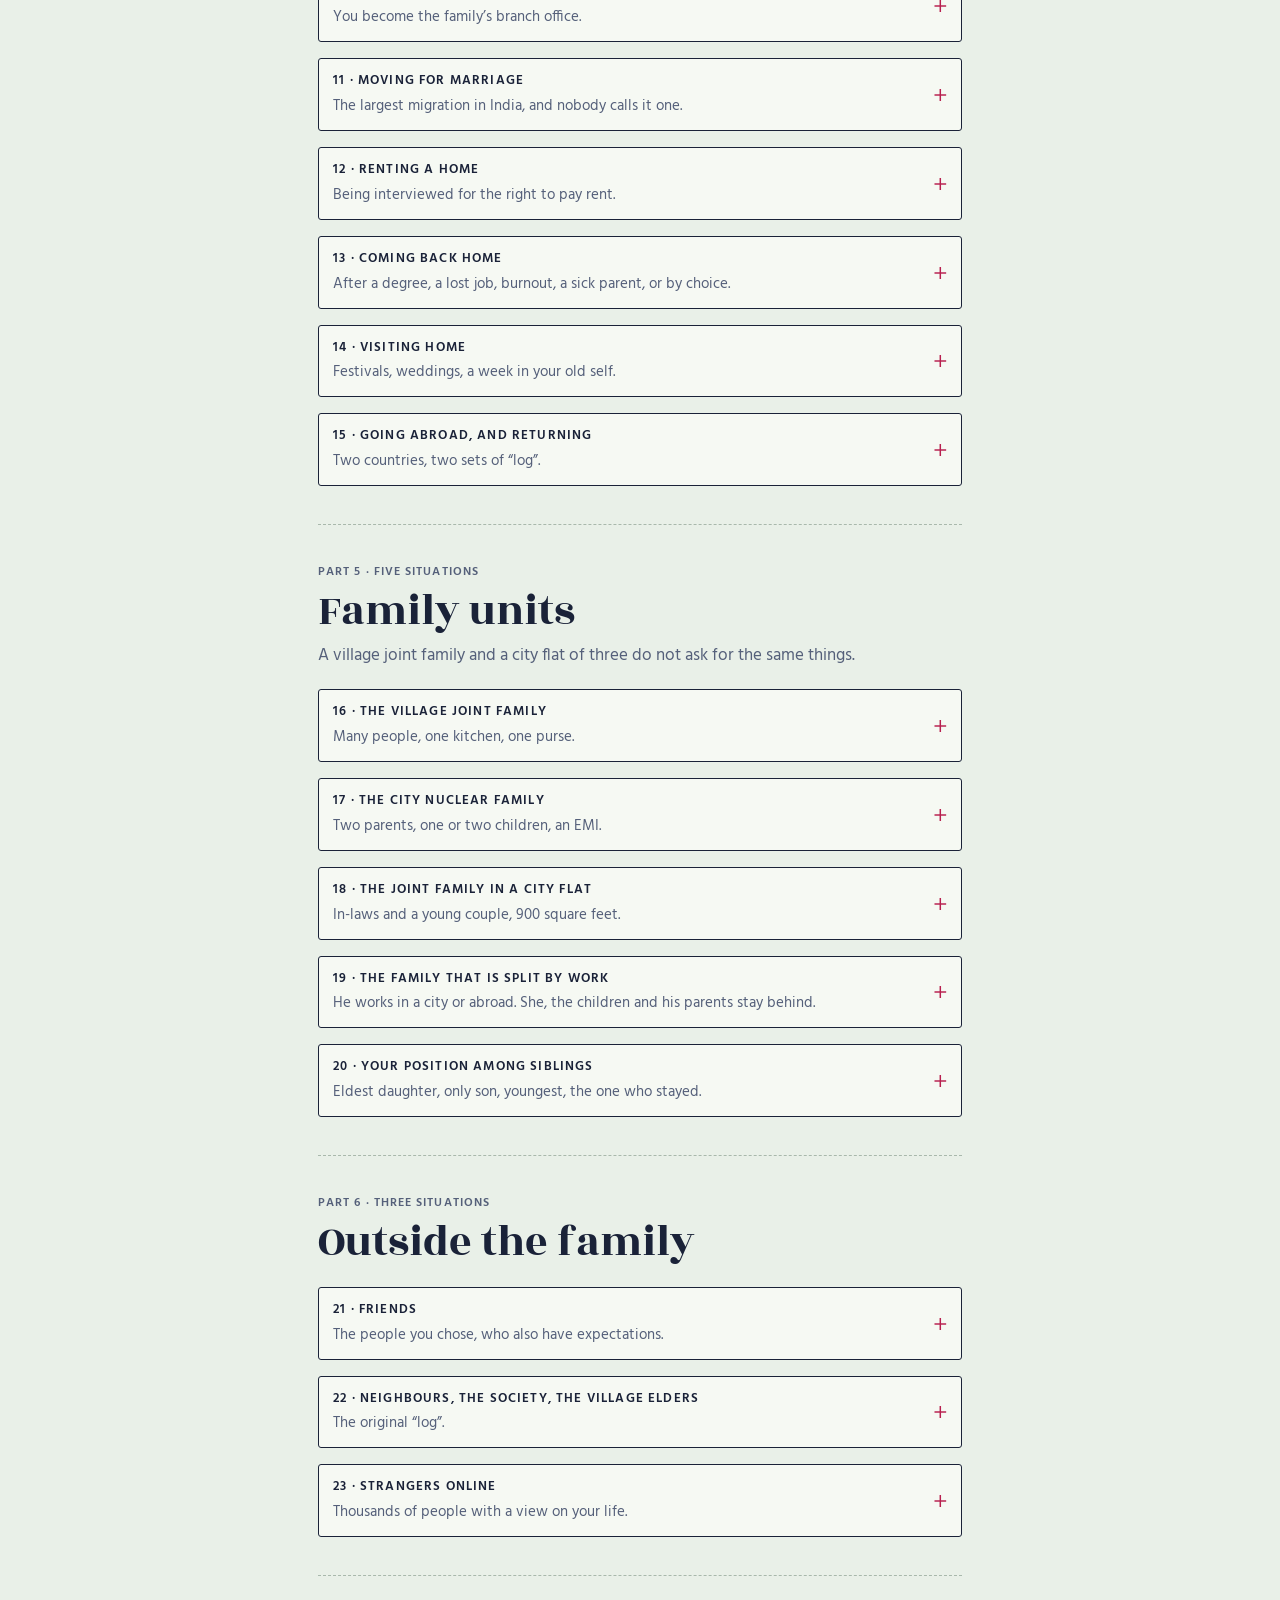
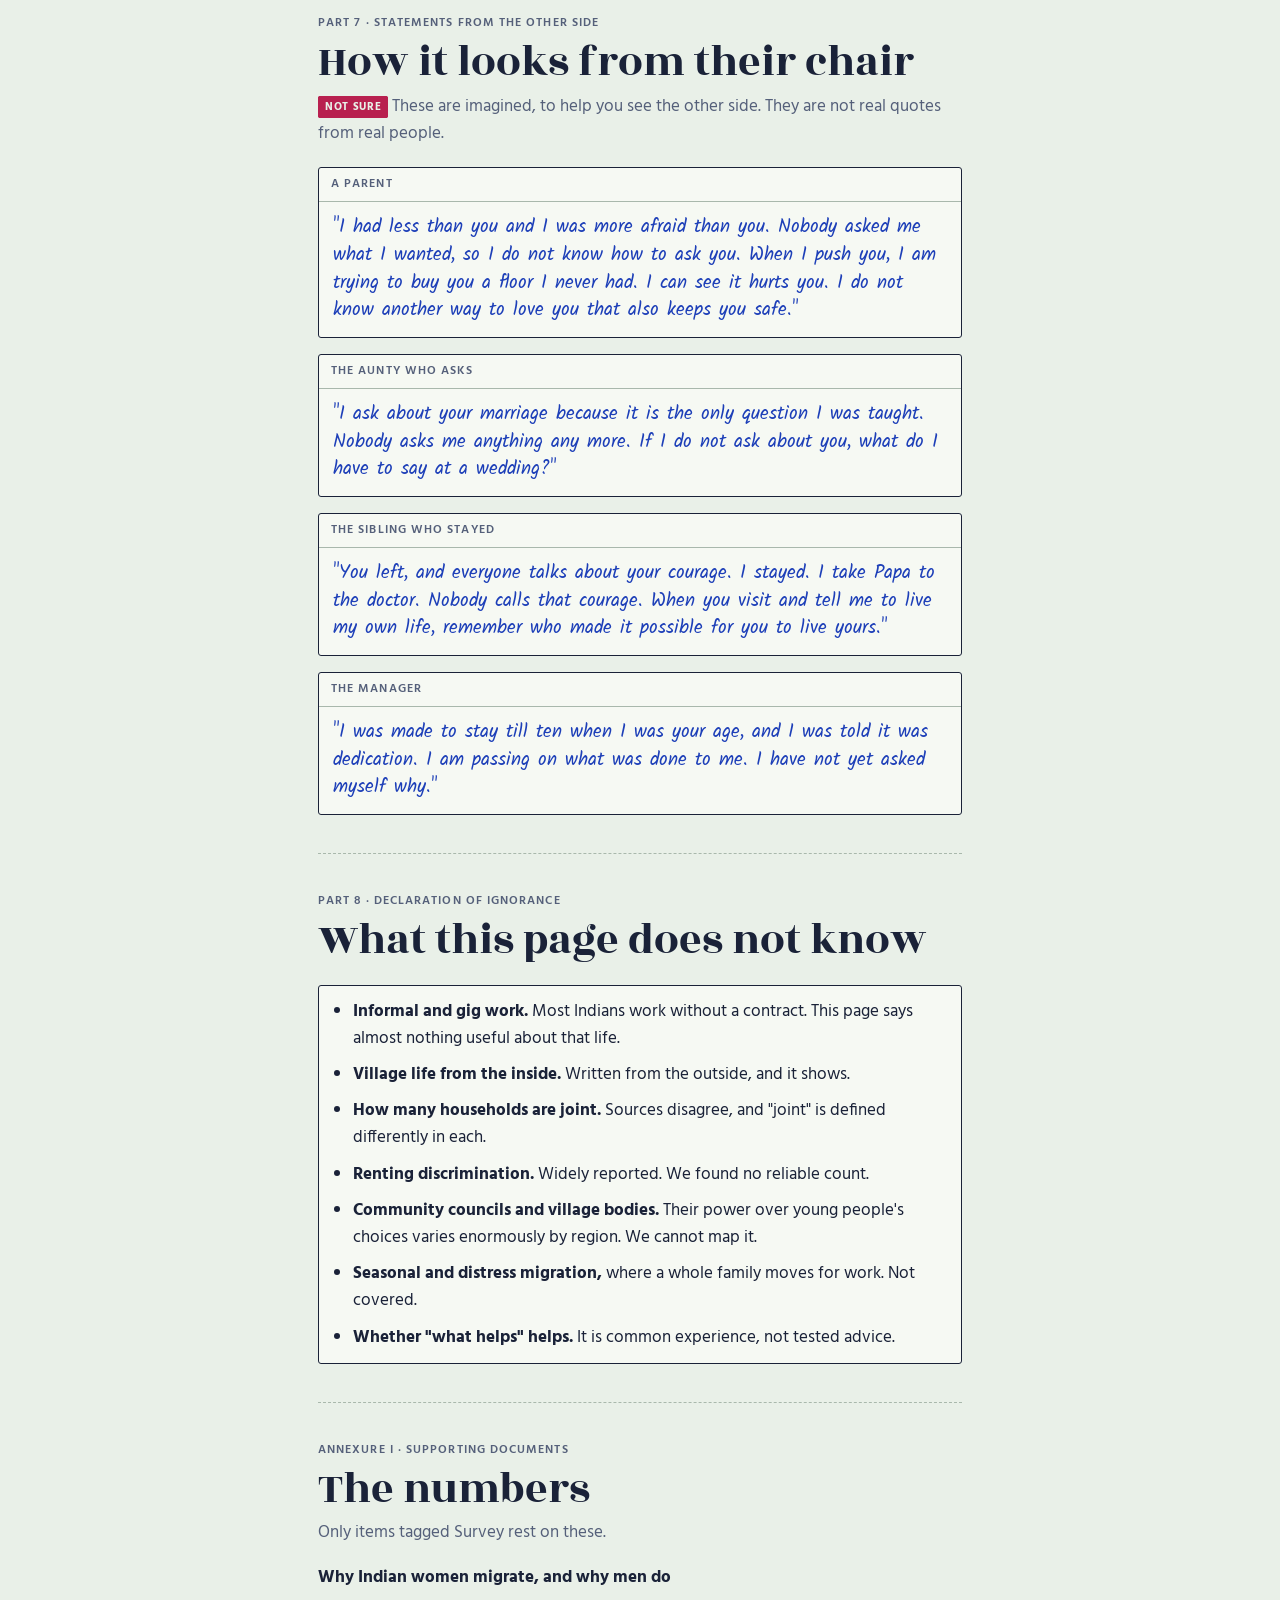
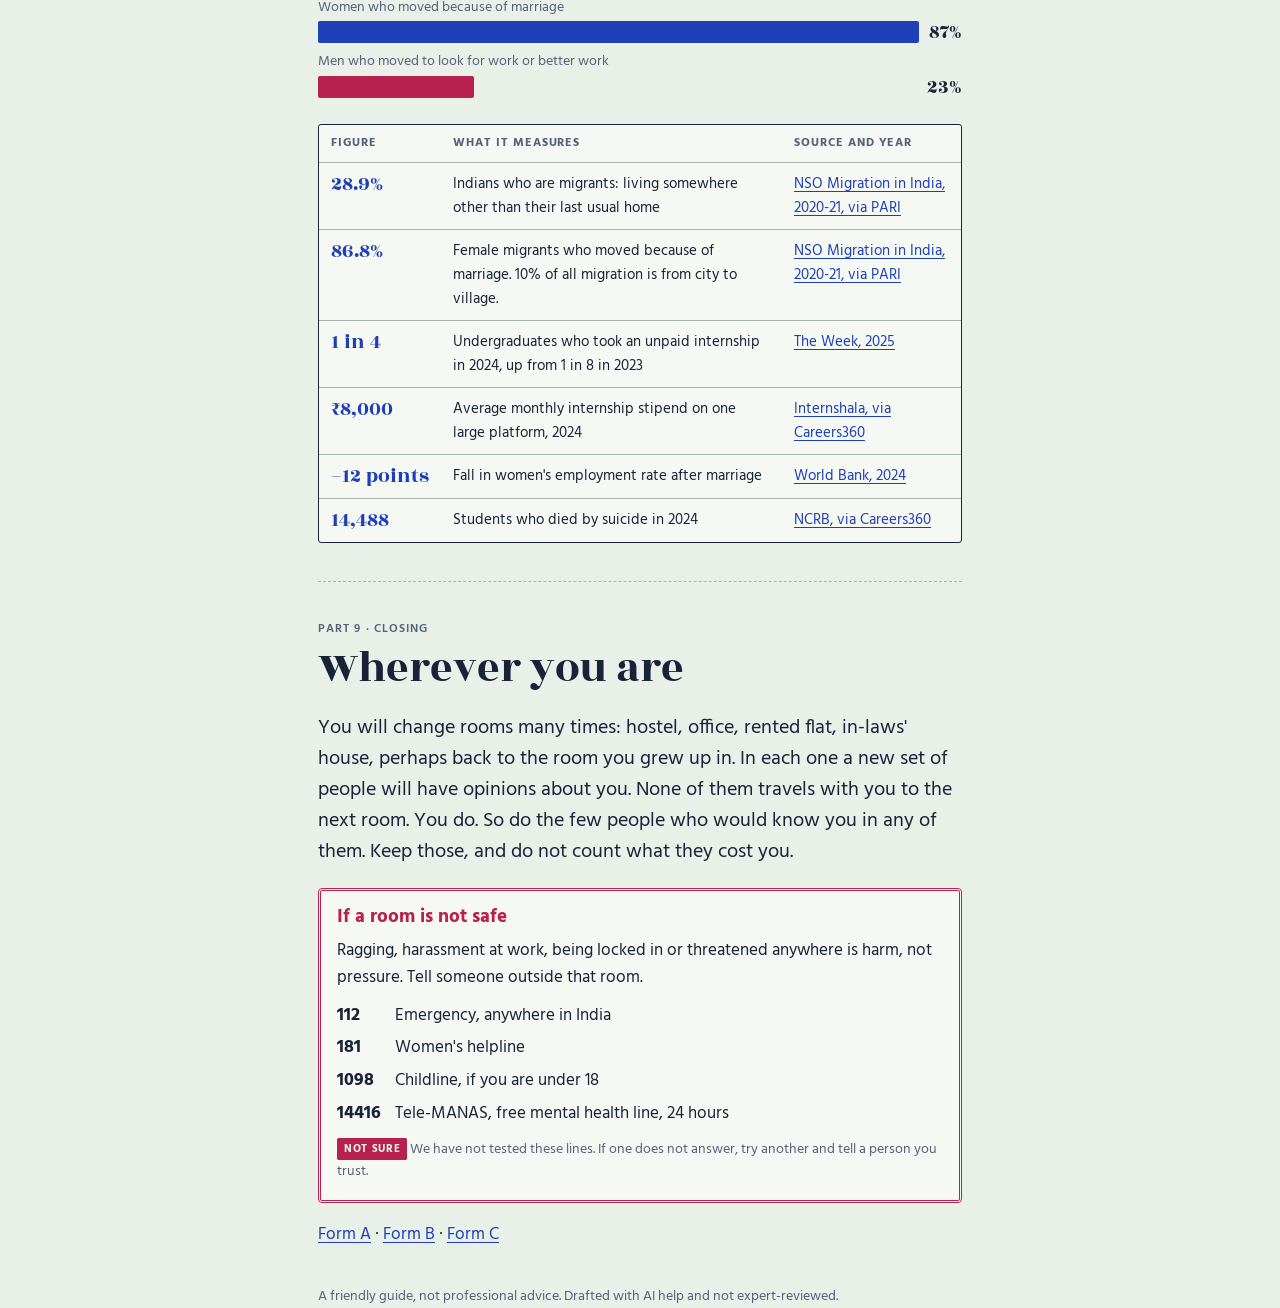
<file: situations.html>
<!DOCTYPE html>
<html lang="en">
<head>
<meta charset="utf-8">
<meta name="viewport" content="width=device-width, initial-scale=1">
<title>Log Kya Kahenge in Other Rooms</title>
<link rel="preconnect" href="https://fonts.googleapis.com">
<link rel="preconnect" href="https://fonts.gstatic.com" crossorigin>
<link href="https://fonts.googleapis.com/css2?family=Hind:wght@400;500;600;700&family=Kalam:wght@400;700&family=Rozha+One&display=swap" rel="stylesheet">
<link rel="stylesheet" href="site.css">
</head>
<body>

<div class="wrap">
  <div class="formhead">
    <span>Form LKK-34/D</span>
    <span>Record of movements</span>
  </div>
  <div class="pages"><a href="index.html">A · Expectations</a><a href="status.html">B · Status games</a><a href="choices.html">C · Choices</a><a class="on" href="situations.html">D · Situations</a></div>

  <header class="hero">
    <p class="deva" lang="hi">सफ़र</p>
    <h1>The same pressure, <em>in other rooms</em></h1>
    <p class="lede">"Safar" means journey. Form A is mostly the view from the family dinner table. But "log" also sit in your hostel, your office, your landlord's flat and the village square. Here are 23 situations outside the parent and child conversation, and what each one expects of you.</p>
    <div class="stampbox">Change of<br>address</div>
  </header>
</div>

<nav class="jump" aria-label="Sections">
  <div class="wrap">
    <a href="#rules">Read first</a>
    <a href="#studying">Studying</a>
    <a href="#working">Working</a>
    <a href="#moving">Moving</a>
    <a href="#family-units">Family units</a>
    <a href="#outside">Outside the family</a>
    <a href="#other-side">The other side</a>
    <a href="#dont-know">Don't know</a>
    <a href="#numbers">Numbers</a>
  </div>
</nav>

<main class="wrap">

<section id="rules">
  <div class="sec-head">
    <p class="label">Part 1 · Instructions</p>
    <h2>Read this first</h2>
    <p>Tags mean the same as on Form A: <i class="t s" style="margin-left:0">Survey</i> a published source, <i class="t o">Seen often</i> familiar but unmeasured, <i class="t n">Not sure</i> we don't know.</p>
  </div>
  <ol class="rules">
    <li><div>
      <h3>Every room has its own four people</h3>
      <p>At home it is relatives. In the hostel it is seniors. At work it is the boss and the team. In a rented flat it is the landlord and the society secretary. The faces change. The feeling of being watched does not. <i class="t o">Seen often</i></p>
    </div></li>
    <li><div>
      <h3>Moving changes the rules, not the game</h3>
      <p>You can leave a village for a city and trade "what will the neighbours say" for "what will LinkedIn say". Distance helps. It does not cure.</p>
    </div></li>
    <li><div>
      <h3>You will carry two selves</h3>
      <p>One for home, one for away. Switching between them on the train is tiring, and it is normal. Almost three in ten Indians live somewhere other than where they last lived. <i class="t s">Survey</i></p>
    </div></li>
    <li><div>
      <h3>Leaving is judged. So is coming back.</h3>
      <p>Go, and you have abandoned your people. Return, and you have failed. Since both are judged, neither judgement is a reliable guide.</p>
    </div></li>
  </ol>
</section>

<section id="studying"><div class="sec-head"><p class="label">Part 2 · Four situations</p><h2>Studying</h2><p>Tap a situation to open it.</p></div><div class="stack" id="list-studying"></div></section>
<section id="working"><div class="sec-head"><p class="label">Part 3 · Five situations</p><h2>Working</h2></div><div class="stack" id="list-working"></div></section>
<section id="moving"><div class="sec-head"><p class="label">Part 4 · Six situations</p><h2>Moving</h2></div><div class="stack" id="list-moving"></div></section>
<section id="family-units"><div class="sec-head"><p class="label">Part 5 · Five situations</p><h2>Family units</h2><p>A village joint family and a city flat of three do not ask for the same things.</p></div><div class="stack" id="list-units"></div></section>
<section id="outside"><div class="sec-head"><p class="label">Part 6 · Three situations</p><h2>Outside the family</h2></div><div class="stack" id="list-outside"></div></section>

<section id="other-side">
  <div class="sec-head">
    <p class="label">Part 7 · Statements from the other side</p>
    <h2>How it looks from their chair</h2>
    <p><i class="t n" style="margin-left:0">Not sure</i> These are imagined, to help you see the other side. They are not real quotes from real people.</p>
  </div>
  <div class="stack">
    <div class="field"><span class="label">A parent</span><div class="body">
      <p class="hand">"I had less than you and I was more afraid than you. Nobody asked me what I wanted, so I do not know how to ask you. When I push you, I am trying to buy you a floor I never had. I can see it hurts you. I do not know another way to love you that also keeps you safe."</p>
    </div></div>
    <div class="field"><span class="label">The aunty who asks</span><div class="body">
      <p class="hand">"I ask about your marriage because it is the only question I was taught. Nobody asks me anything any more. If I do not ask about you, what do I have to say at a wedding?"</p>
    </div></div>
    <div class="field"><span class="label">The sibling who stayed</span><div class="body">
      <p class="hand">"You left, and everyone talks about your courage. I stayed. I take Papa to the doctor. Nobody calls that courage. When you visit and tell me to live my own life, remember who made it possible for you to live yours."</p>
    </div></div>
    <div class="field"><span class="label">The manager</span><div class="body">
      <p class="hand">"I was made to stay till ten when I was your age, and I was told it was dedication. I am passing on what was done to me. I have not yet asked myself why."</p>
    </div></div>
  </div>
</section>

<section id="dont-know" data-read="heavy">
  <div class="sec-head">
    <p class="label">Part 8 · Declaration of ignorance</p>
    <h2>What this page does not know</h2>
  </div>
  <div class="field"><div class="body"><ul>
    <li><b>Informal and gig work.</b> Most Indians work without a contract. This page says almost nothing useful about that life.</li>
    <li><b>Village life from the inside.</b> Written from the outside, and it shows.</li>
    <li><b>How many households are joint.</b> Sources disagree, and "joint" is defined differently in each.</li>
    <li><b>Renting discrimination.</b> Widely reported. We found no reliable count.</li>
    <li><b>Community councils and village bodies.</b> Their power over young people's choices varies enormously by region. We cannot map it.</li>
    <li><b>Seasonal and distress migration,</b> where a whole family moves for work. Not covered.</li>
    <li><b>Whether "what helps" helps.</b> It is common experience, not tested advice.</li>
  </ul></div></div>
</section>

<section id="numbers" data-read="heavy">
  <div class="sec-head">
    <p class="label">Annexure I · Supporting documents</p>
    <h2>The numbers</h2>
    <p>Only items tagged Survey rest on these.</p>
  </div>
  <div class="stack" style="gap:26px">
    <div class="gap"><h3>Why Indian women migrate, and why men do</h3>
      <div class="bar"><span>Women who moved because of marriage</span><div class="barrow"><i style="width:100%"></i><b>87%</b></div></div>
      <div class="bar b"><span>Men who moved to look for work or better work</span><div class="barrow"><i style="width:26%"></i><b>23%</b></div></div>
    </div>
    <div class="tablewrap" role="region" aria-label="Survey figures" tabindex="0">
      <table>
        <thead><tr><th>Figure</th><th>What it measures</th><th>Source and year</th></tr></thead>
        <tbody>
          <tr><td class="n">28.9%</td><td>Indians who are migrants: living somewhere other than their last usual home</td><td><a href="https://ruralindiaonline.org/ta/library/resource/migration-in-india-2020-2021/">NSO Migration in India, 2020-21, via PARI</a></td></tr>
          <tr><td class="n">86.8%</td><td>Female migrants who moved because of marriage. 10% of all migration is from city to village.</td><td><a href="https://ruralindiaonline.org/ta/library/resource/migration-in-india-2020-2021/">NSO Migration in India, 2020-21, via PARI</a></td></tr>
          <tr><td class="n">1 in 4</td><td>Undergraduates who took an unpaid internship in 2024, up from 1 in 8 in 2023</td><td><a href="https://www.theweek.in/news/jobs-and-career/2025/03/22/more-than-80-per-cent-of-engineering-graduates-in-india-do-not-have-a-job-or-internship-offer-new-study-shows.amp.html">The Week, 2025</a></td></tr>
          <tr><td class="n">₹8,000</td><td>Average monthly internship stipend on one large platform, 2024</td><td><a href="https://news.careers360.com/internshala-internship-trends-report-2024-25-percent-rise-in-internship-opportunities-observed-in-2024">Internshala, via Careers360</a></td></tr>
          <tr><td class="n">−12 points</td><td>Fall in women's employment rate after marriage</td><td><a href="https://blogs.worldbank.org/en/impactevaluations/from-marriage-penalties-to-child-penalties--how-development-resh">World Bank, 2024</a></td></tr>
          <tr><td class="n">14,488</td><td>Students who died by suicide in 2024</td><td><a href="https://news.careers360.com/student-suicide-ncrb-report-2026-rise-80-pc-10-years-1000-under-18-jobs-unemployment-exam-mental-health-school-higher-education">NCRB, via Careers360</a></td></tr>
        </tbody>
      </table>
    </div>
  </div>
</section>

<section id="close" style="border-bottom:0">
  <div class="sec-head">
    <p class="label">Part 9 · Closing</p>
    <h2>Wherever you are</h2>
  </div>
  <p class="quiet">You will change rooms many times: hostel, office, rented flat, in-laws' house, perhaps back to the room you grew up in. In each one a new set of people will have opinions about you. None of them travels with you to the next room. You do. So do the few people who would know you in any of them. Keep those, and do not count what they cost you.</p>
  <div class="help" style="margin-top:20px">
    <h3>If a room is not safe</h3>
    <p>Ragging, harassment at work, being locked in or threatened anywhere is harm, not pressure. Tell someone outside that room.</p>
    <div class="nums">
      <b>112</b><span>Emergency, anywhere in India</span>
      <b>181</b><span>Women's helpline</span>
      <b>1098</b><span>Childline, if you are under 18</span>
      <b>14416</b><span>Tele-MANAS, free mental health line, 24 hours</span>
    </div>
    <p class="gloss"><i class="t n" style="margin-left:0">Not sure</i> We have not tested these lines. If one does not answer, try another and tell a person you trust.</p>
  </div>
  <p style="margin-top:18px"><a href="index.html">Form A</a> · <a href="status.html">Form B</a> · <a href="choices.html">Form C</a></p>
</section>

</main>

<footer class="wrap">
  <p>A friendly guide, not professional advice. Drafted with AI help and not expert-reviewed.</p>
</footer>

<script>
(function(){
  // [title, one-liner, what is expected, who is watching, what is underneath, what helps, the honest part, tag]
  var D={
   studying:[
    ["The hostel","Your first time living away from home.",
     "Manage alone. Call every day. Do not change.",
     "Parents, by phone. Seniors. Roommates.",
     "Your parents have lost sight of you for the first time. You are finding out who you are when nobody from home is looking.",
     "A fixed time to call, so that silence does not become an alarm. One friend from your own town. Learning money and laundry fast.",
     "You will change. Some people at home will take that as betrayal. Missing home and feeling relieved to be away can both be true on the same day.","o"],
    ["The coaching town","A rented room, a test every week, a rank on the wall.",
     "Twelve-hour days and a rank that justifies the fees.",
     "The rank list. Your parents. The landlord. The boy in the next room.",
     "For many families this is the largest bet they will ever place, and you are the horse.",
     "One hour a day that is not study. One friend outside the race. Telling someone when a test goes badly. A date after which you will stop.",
     "Most people there will not get the seat. That is how the system is built: lakhs of fees for thousands of seats. 14,488 students died by suicide in India in 2024. If the room starts to feel like the only world there is, tell someone that day.","s"],
    ["First in the family to reach college","Nobody before you has done this.",
     "Succeed for everyone. Need no help. Start sending money soon.",
     "The whole family, sometimes the whole village. And classmates who notice your accent, clothes and phone.",
     "You are translating between two worlds, without a map from either.",
     "Others who are also first. Asking the “stupid” question in the first month, not the last. The scholarship office.",
     "You may end up fully at home in neither world. That in-between is lonely. It also lets you see things neither side can.","o"],
    ["Studying in English after a regional-medium school","You know the subject. You do not have the words yet.",
     "Speak fluently or stay quiet.",
     "Classmates, teachers, interviewers.",
     "English is being used as a filter for class, and you are caught in it.",
     "Reading aloud for ten minutes a day. A friend who corrects you kindly. Remembering that you think in two languages and most of them think in one.",
     "It is unfair. For most people it gets much easier within a year or two, though we have no data on that.","n"]
   ],
   working:[
    ["The internship","Work, without quite being a worker.",
     "Be grateful. Do anything. Expect nothing. “You are getting exposure.”",
     "The manager. Full-time staff. The placement cell. Parents asking “kuch milega?”",
     "Firms get cheap help and you get a line on a CV. One in four undergraduates took an unpaid internship in 2024, up from one in eight the year before.",
     "Asking for the work to be written down. Setting your own target: one real skill and one person who will vouch for you. Asking about a stipend. Asking is not rude.",
     "Unpaid internships sort people by who can afford to work for free. If your family cannot fund one, that is not your failure.","s"],
    ["The first job","Probation, a boss, and a salary that vanishes by the 20th.",
     "Long hours as proof of loyalty. The boss treated like a parent. No saying no.",
     "Your boss, your team, HR, your family, and your LinkedIn.",
     "The office copies the family: “sir”, “ma’am”, obedience, and fear of being the one who displeased.",
     "Finding out what is actually measured. A mentor who is not your manager. Saving before upgrading your phone.",
     "First jobs are often bad. Staying a year teaches you something. Staying five years out of fear teaches you only fear.","o"],
    ["Being a woman at work","The same job, with extra rules.",
     "Be serious but pleasant. Leave before dark and also stay late. Answer “shaadi ke baad kya plan hai?” in an interview.",
     "Colleagues, your family, and your future in-laws.",
     "Women’s employment in India falls by about a third after marriage, before any child. Everyone in the room half expects you to leave.",
     "Money in your own name. Senior women as allies. Knowing that workplaces with ten or more staff must, by law, have a committee for sexual harassment complaints.",
     "You will be asked to choose between being liked and being promoted more often than the men around you. How well those committees work in practice, we do not know.","s"],
    ["Quitting, or losing the job","Between jobs, by choice or not.",
     "Never be without a job. If you are, do not let the relatives know.",
     "Parents, relatives, former colleagues.",
     "Here a job is income, identity and marriage value in one. Losing it feels like losing all three.",
     "Telling your family early, with a plan and a number of months. Keeping a routine. Six months of expenses saved before you resign, if you can.",
     "A layoff is rarely about you, and it will feel entirely about you. Some families will treat it as your failing whatever the facts.","o"],
    ["Work nobody calls a career","Delivery, driving, a shop counter, a construction site, a call centre night shift.",
     "Do it, but do not mention it at weddings.",
     "Customers and their ratings. Family. People from your village.",
     "Most Indians work like this. The status games rank it low anyway.",
     "We do not know enough to say.",
     "This page was written by people with desks. It knows least about this life, and that is a real gap.","n"]
   ],
   moving:[
    ["Leaving a village or small town for the city","You become the family’s branch office.",
     "Send money. Do not change. Come back successful. Do not forget your language or your gods.",
     "Your family and village from behind. The city from in front, noticing your accent and clothes.",
     "About 29% of Indians are migrants. For men, the main reason is work.",
     "People from your own district, who are a safety net and sometimes a cage. Learning the city’s language. Fixing what you send home as a number.",
     "The city may never call you its own, and the village slowly stops being fully yours. Many people live the rest of their lives between the two.","s"],
    ["Moving for marriage","The largest migration in India, and nobody calls it one.",
     "Leave your home, your town, sometimes your language and your job. Adjust.",
     "In-laws, their relatives, the new neighbours.",
     "86.8% of women who migrate in India do so because of marriage.",
     "Your own phone and your own money. Visits home agreed before the wedding, not begged for after. One friend in the new place who is yours.",
     "Because it is treated as natural, nobody prepares you for it, and nobody counts it as the uprooting it is.","s"],
    ["Renting a home","Being interviewed for the right to pay rent.",
     "Be a “family”. Have the right religion, food habits, caste and marital status. No guests.",
     "The landlord, the society secretary, the neighbours, the watchman.",
     "Housing societies decide who belongs, flat by flat.",
     "A broker who knows which buildings are friendly. A written agreement. Flatmates.",
     "Discrimination in renting is widely reported and very hard to fight one flat at a time. We have no number for it.","o"],
    ["Coming back home","After a degree, a lost job, burnout, a sick parent, or by choice.",
     "An explanation. “Kuch hua kya?” Returning counts as failure unless you return with money.",
     "Neighbours, relatives, old classmates.",
     "Leaving was sold to everyone as success, so returning reads as defeat. Yet one in ten migrations in India is from a city to a village.",
     "Saying the reason once, plainly. Getting a routine and some work quickly. Not hiding indoors.",
     "You will be treated as a child again in your old room. And home has changed too. The friends you imagined returning to have left.","s"],
    ["Visiting home","Festivals, weddings, a week in your old self.",
     "Be who you were. Keep your city life out of sight. Attend everything. Answer every question.",
     "Everyone, in one house, for five days.",
     "Both sides are grieving the gap and neither says so.",
     "One honest conversation per visit, not ten arguments. Bringing a piece of your real life to show them. Helping in the kitchen.",
     "The double life is tiring to keep and costly to end. Many people keep it up for decades.","o"],
    ["Going abroad, and returning","Two countries, two sets of “log”.",
     "Succeed visibly. Send money. Stay “Indian”. Then either never come back or come back at once, depending on who is speaking.",
     "Family at home, and the community abroad, which can be stricter than the one you left.",
     "A visa is a status token for the whole family.",
     "We do not know enough to say.",
     "This is from accounts we have read, not data or experience.","n"]
   ],
   units:[
    ["The village joint family","Many people, one kitchen, one purse.",
     "Obey the eldest. Put your income in the common pot. Work on the land or in the shop. Marry early and inside the community. Have no secrets.",
     "Everyone, all the time. And the village beyond the door.",
     "It is a welfare system. Food, childcare, and someone at the hospital are guaranteed.",
     "A little money that is only yours. One elder on your side.",
     "The safety net and the cage are the same rope. Women and the youngest have the least say.","o"],
    ["The city nuclear family","Two parents, one or two children, an EMI.",
     "Perform: marks, then a package. Carry all the hope, because there are fewer of you to share it.",
     "Parents, at close range. The apartment group.",
     "Parents who left their own families for the city have staked everything on the children.",
     "Other adults in your life: a teacher, an aunt, a friend’s parent.",
     "There is more freedom and more privacy, and nobody to catch you. The pressure is concentrated on fewer children. How many Indian households are nuclear is disputed: sources say anywhere from half to 70%.","n"],
    ["The joint family in a city flat","In-laws and a young couple, 900 square feet.",
     "Village rules, with city jobs. She works outside and inside.",
     "The in-laws, in the next room.",
     "The older generation lost its village and is holding on to its authority.",
     "A door that closes. A budget that is the couple’s own. Dividing the work aloud, not by assumption.",
     "The daughter-in-law usually pays for this arrangement, in hours.","o"],
    ["The family that is split by work","He works in a city or abroad. She, the children and his parents stay behind.",
     "For her: run everything and obey his parents. For a son: become the man of the house at fourteen. For him: send money and never complain.",
     "The in-laws and the village, watching a wife whose husband is away.",
     "Migration pays for the house and takes away the family that would live in it.",
     "A phone that is hers. Money sent to her account, not only to his father.",
     "We have no good numbers on how many young Indians grow up or marry into this arrangement.","n"],
    ["Your position among siblings","Eldest daughter, only son, youngest, the one who stayed.",
     "Eldest daughter: be a third parent. Only son: carry the name, the parents and the loans. Youngest: do as the others did. The one who stayed: do the caring, without credit.",
     "Parents, and your own siblings.",
     "Families hand out roles early and rarely review them.",
     "Saying aloud what your role costs you. Siblings talking to each other directly, not through parents.",
     "The sibling who leaves is called brave. The one who stays is called nothing. Both are paying.","o"]
   ],
   outside:[
    ["Friends","The people you chose, who also have expectations.",
     "Spend like the group. Drink, date and travel like the group. “Bhai, itna toh banta hai.”",
     "The group chat.",
     "Belonging. At 20 it can matter more than family.",
     "One friend you can be broke and boring with.",
     "Friends can push you into debt, risk and pretending as hard as any relative can. Nobody warns you about that, because it is not called pressure.","o"],
    ["Neighbours, the society, the village elders","The original “log”.",
     "Come home on time. Bring home the right people. Dress, eat and marry in a way that does not embarrass the lane.",
     "The balcony opposite. The society group. In some places, a community council.",
     "A small place runs on reputation, because reputation is how people decide whom to trust, lend to and marry.",
     "Being polite and unhurried. Showing up for other people’s troubles. Knowing which opinions carry consequences and which are only noise.",
     "In some regions community bodies punish young people’s choices, sometimes violently. How widespread this is, we cannot say. Where it exists, it is not noise.","n"],
    ["Strangers online","Thousands of people with a view on your life.",
     "Look successful, be right, have a take, never be awkward.",
     "Followers, and people who have never met you.",
     "The old four people have become four thousand.",
     "Time away from the screen. Posting less about plans and more after things are done.",
     "For some young people the feed is now heavier than the family. We found no Indian data on this.","n"]
   ]
  };
  var TAG={s:["s","Survey"],o:["o","Seen often"],n:["n","Not sure"]};
  function el(t,c,txt){var e=document.createElement(t);if(c)e.className=c;if(txt!=null)e.textContent=txt;return e;}
  var num=0,firstDone=false;
  Object.keys(D).forEach(function(k){
    var list=document.getElementById('list-'+k);
    D[k].forEach(function(g){
      num++;
      var d=el('details','field');d.id='s'+num;
      var s=el('summary','label'),st=el('span');
      st.appendChild(document.createTextNode(num+' · '+g[0]));st.appendChild(el('small',null,g[1]));
      s.appendChild(st);d.appendChild(s);
      var body=el('div','body'),dl=el('dl');dl.style.cssText='margin:0;display:grid;gap:8px';
      [["What is expected",g[2],''],["Who is watching",g[3],'light'],["What is underneath",g[4],''],["What helps",g[5],''],["The honest part",g[6],'heavy']].forEach(function(p,i){
        var dt=el('dt','label',p[0]),dd=el('dd',null,p[1]);dd.style.margin='0';
        if(p[2]){dt.setAttribute('data-read',p[2]);dd.setAttribute('data-read',p[2]);}
        if(i===4){dd.appendChild(document.createTextNode(' '));dd.appendChild(el('i','t '+TAG[g[7]][0],TAG[g[7]][1]));}
        dl.appendChild(dt);dl.appendChild(dd);
      });
      body.appendChild(dl);d.appendChild(body);list.appendChild(d);
      if(!firstDone){d.open=true;firstDone=true;}
    });
  });
})();
</script>
<script src="site.js"></script>
</body>
</html>
</file>
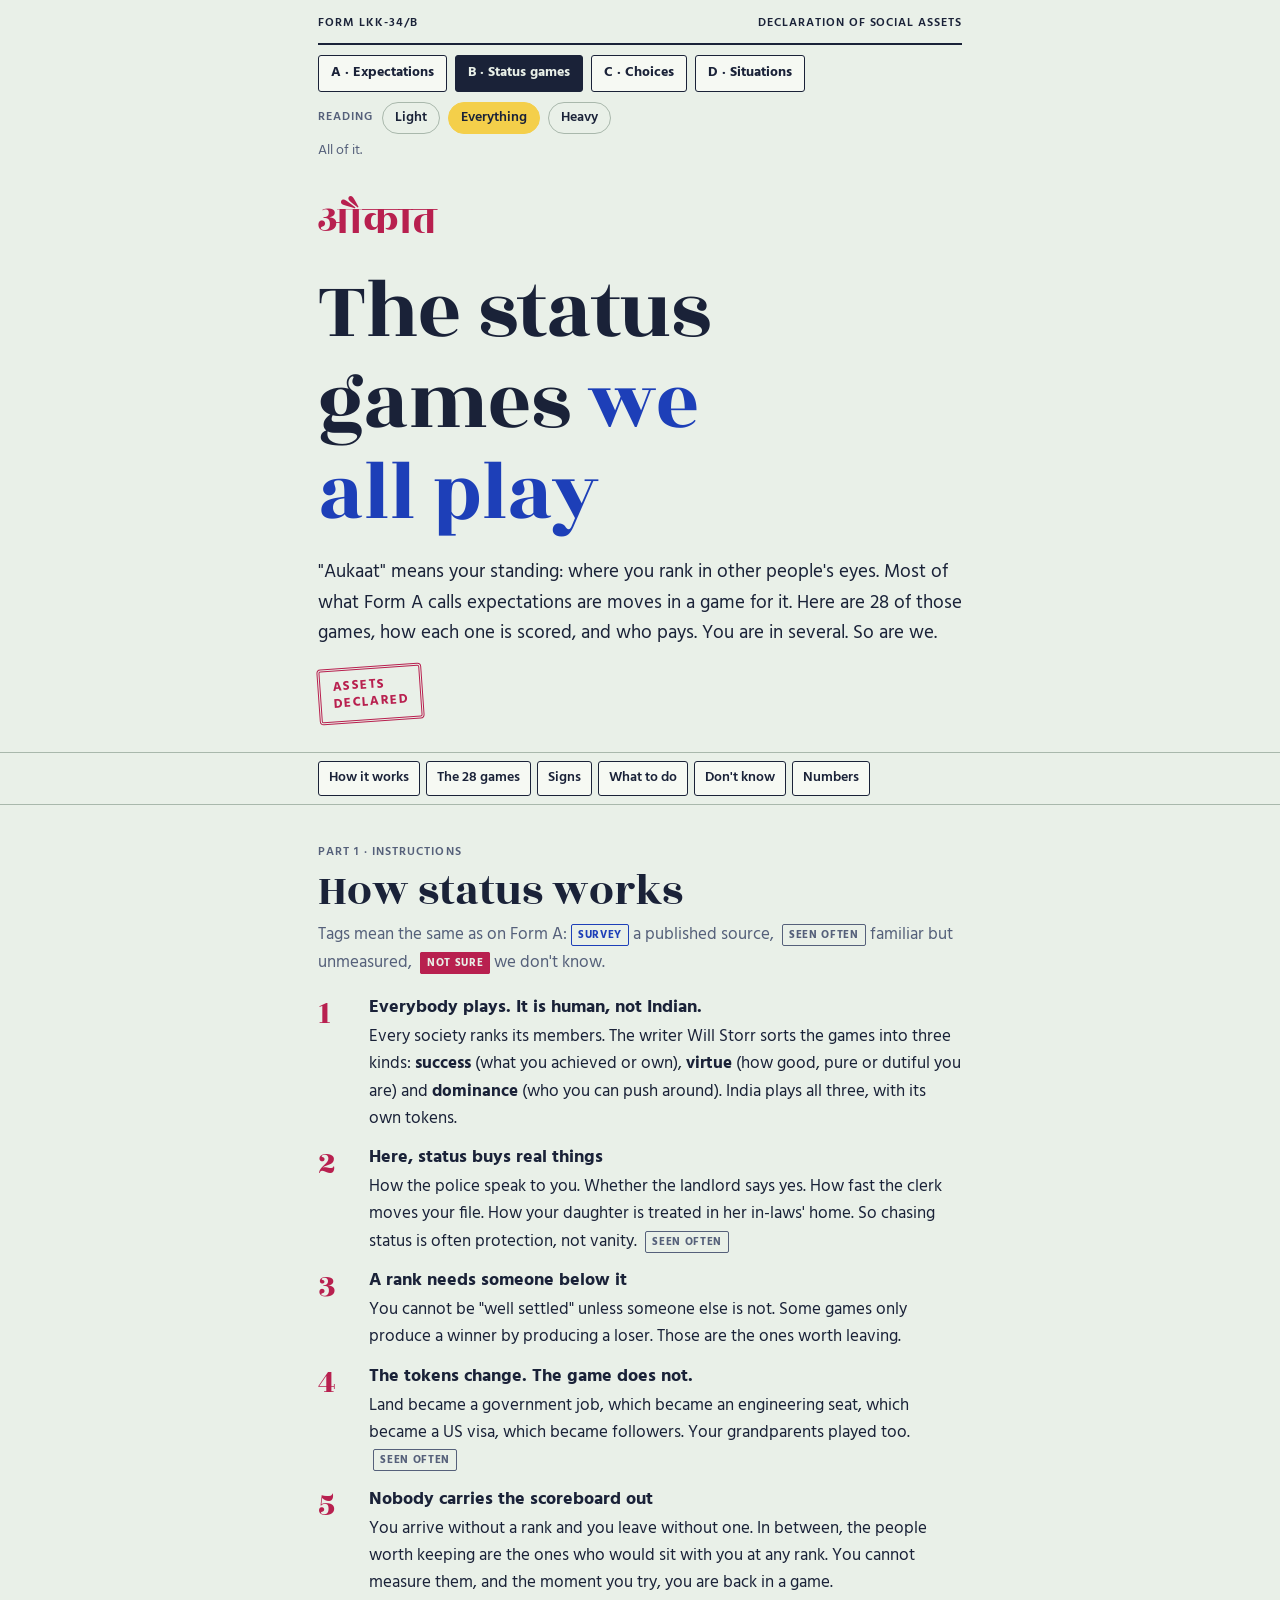
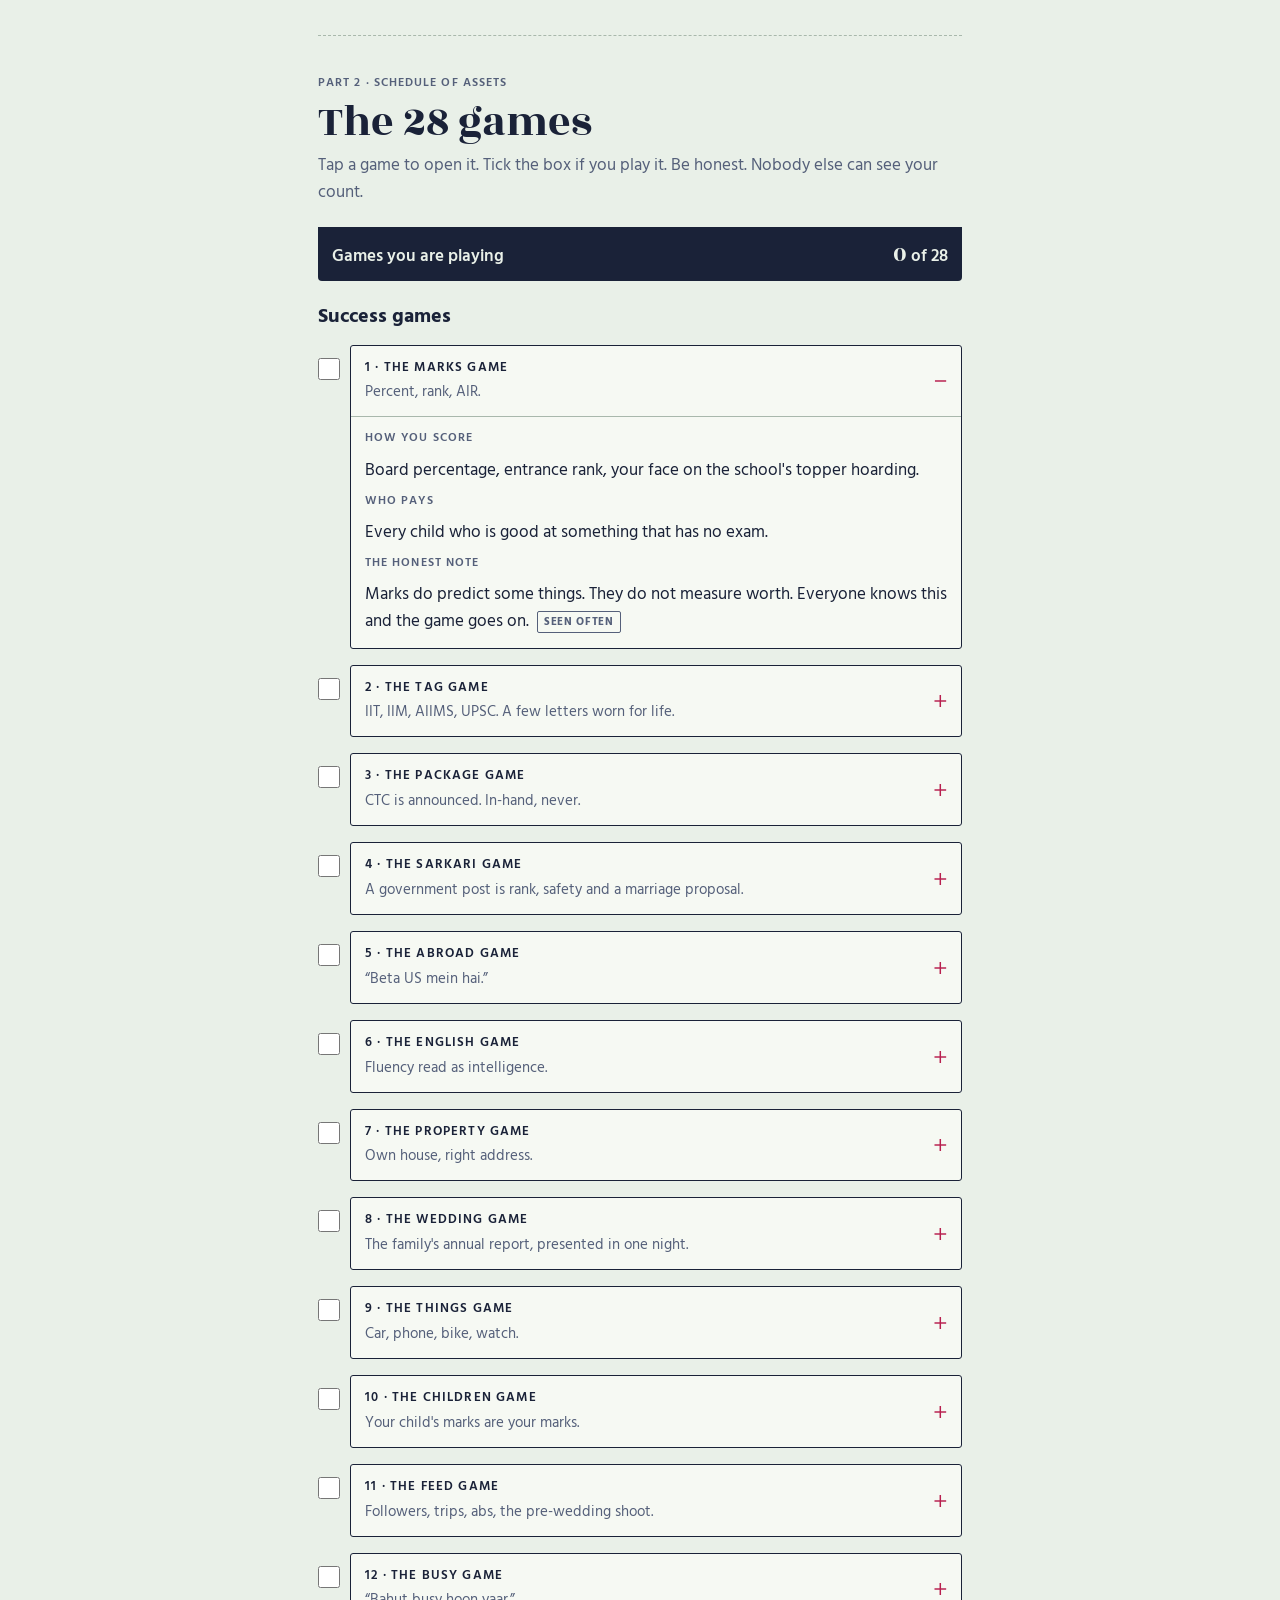
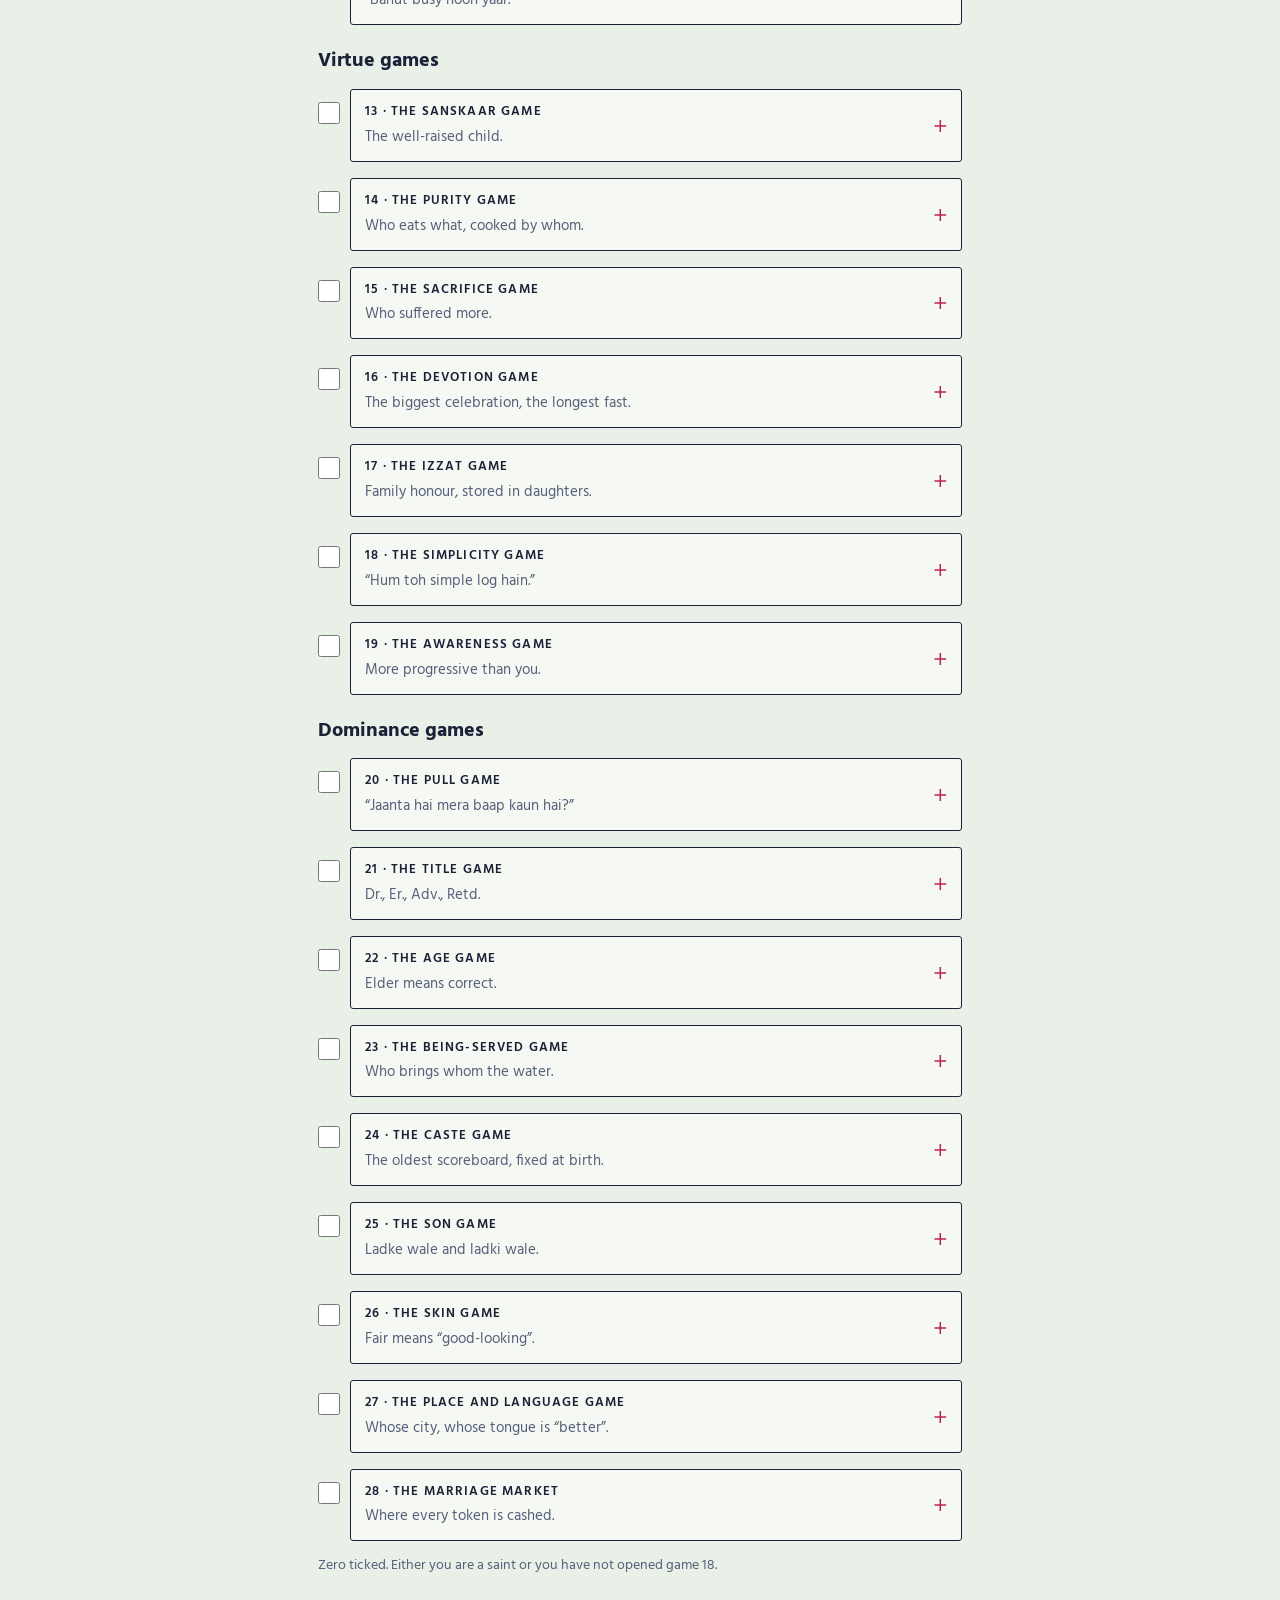
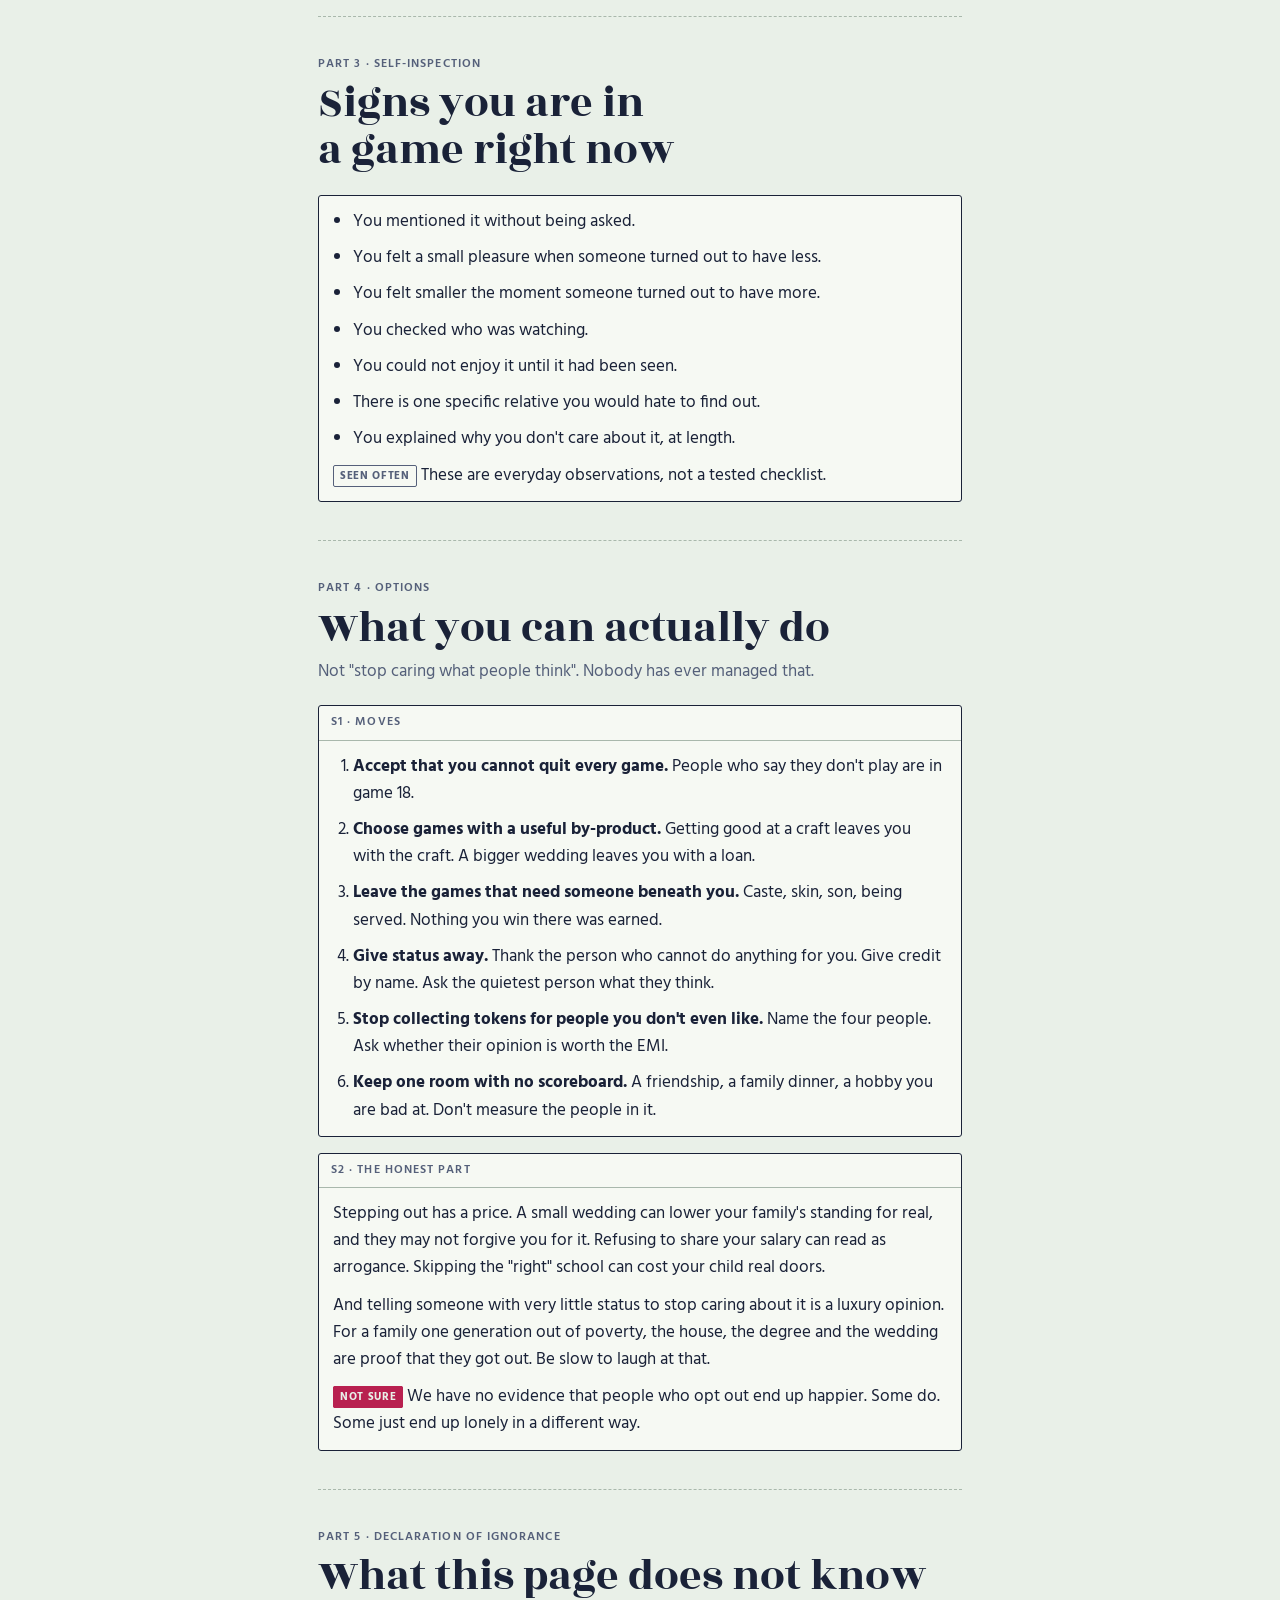
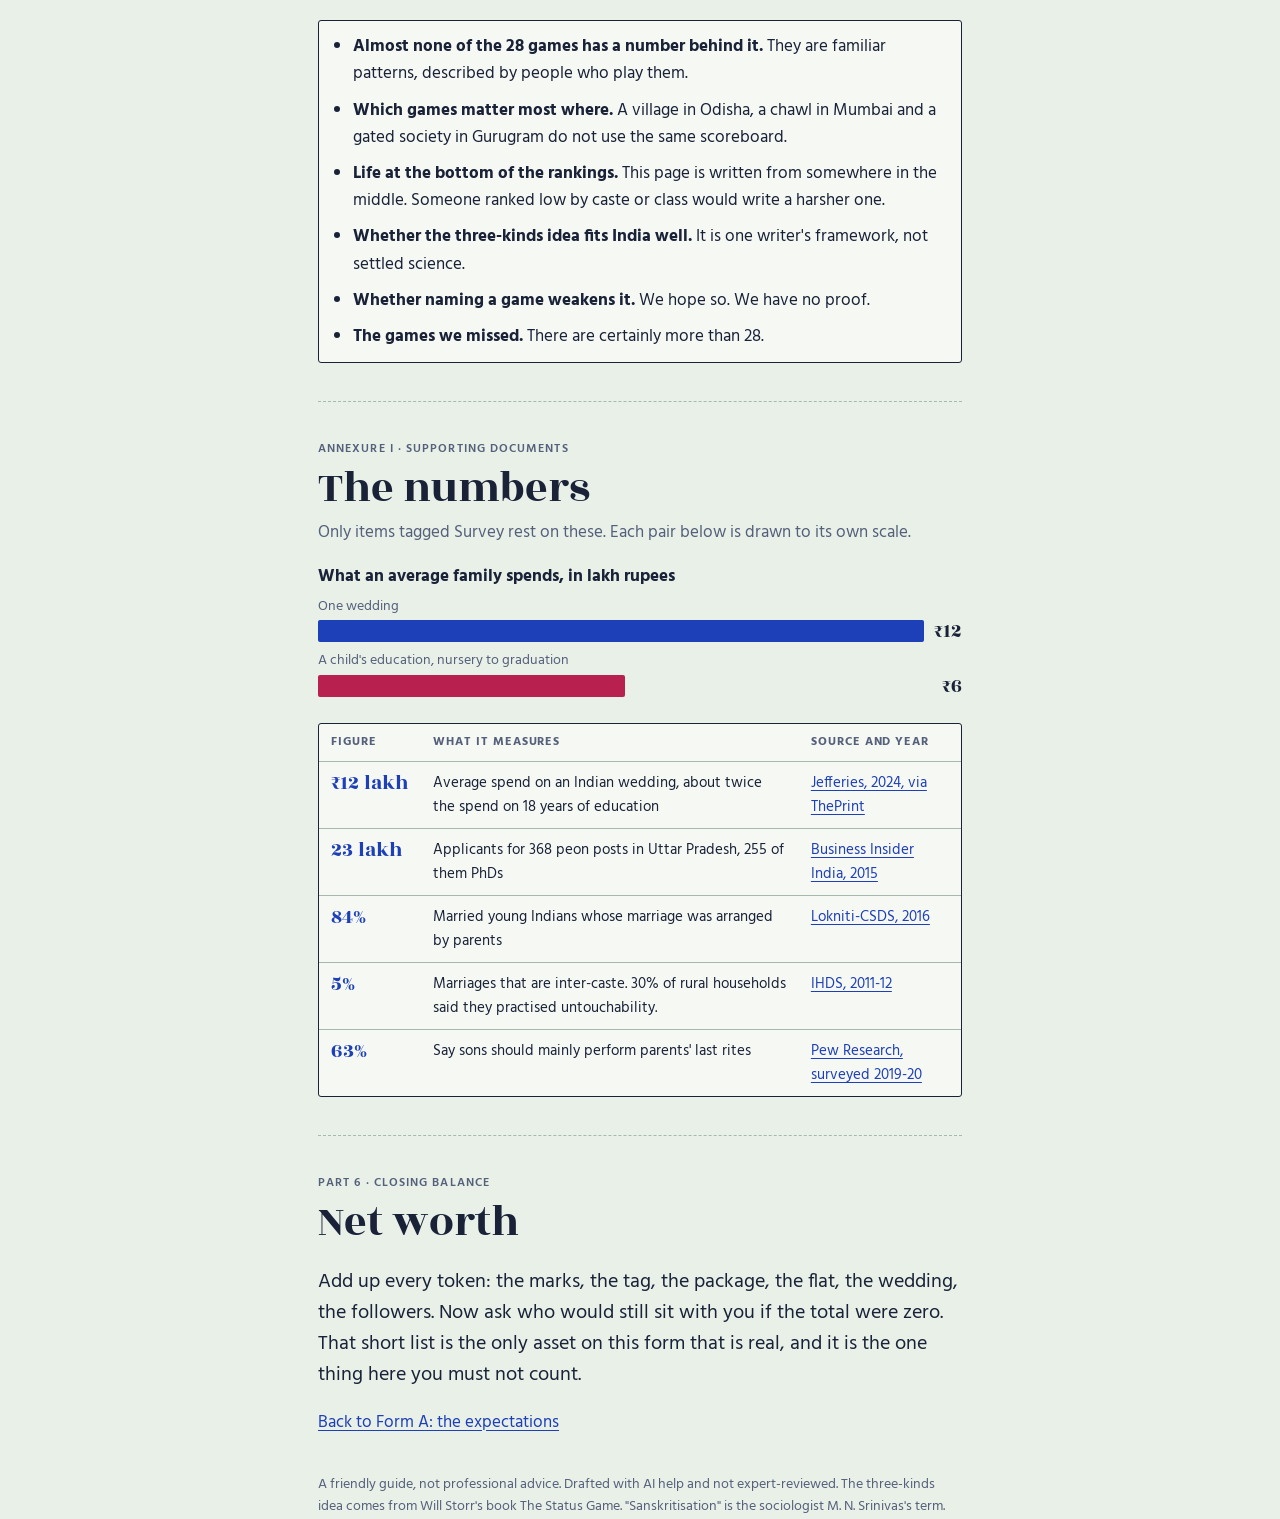
<file: status.html>
<!DOCTYPE html>
<html lang="en">
<head>
<meta charset="utf-8">
<meta name="viewport" content="width=device-width, initial-scale=1">
<title>Status Games Indians Play</title>
<link rel="preconnect" href="https://fonts.googleapis.com">
<link rel="preconnect" href="https://fonts.gstatic.com" crossorigin>
<link href="https://fonts.googleapis.com/css2?family=Hind:wght@400;500;600;700&family=Kalam:wght@400;700&family=Rozha+One&display=swap" rel="stylesheet">
<link rel="stylesheet" href="site.css">
</head>
<body>

<div class="wrap">
  <div class="formhead">
    <span>Form LKK-34/B</span>
    <span>Declaration of social assets</span>
  </div>
  <div class="pages"><a href="index.html">A · Expectations</a><a class="on" href="status.html">B · Status games</a><a href="choices.html">C · Choices</a><a href="situations.html">D · Situations</a></div>

  <header class="hero">
    <p class="deva" lang="hi">औकात</p>
    <h1>The status games <em>we all play</em></h1>
    <p class="lede">"Aukaat" means your standing: where you rank in other people's eyes. Most of what Form A calls expectations are moves in a game for it. Here are 28 of those games, how each one is scored, and who pays. You are in several. So are we.</p>
    <div class="stampbox">Assets<br>declared</div>
  </header>
</div>

<nav class="jump" aria-label="Sections">
  <div class="wrap">
    <a href="#how-status-works">How it works</a>
    <a href="#games">The 28 games</a>
    <a href="#signs">Signs</a>
    <a href="#what-to-do">What to do</a>
    <a href="#dont-know">Don't know</a>
    <a href="#numbers">Numbers</a>
  </div>
</nav>

<main class="wrap">

<section id="how-status-works">
  <div class="sec-head">
    <p class="label">Part 1 · Instructions</p>
    <h2>How status works</h2>
    <p>Tags mean the same as on Form A: <i class="t s" style="margin-left:0">Survey</i> a published source, <i class="t o">Seen often</i> familiar but unmeasured, <i class="t n">Not sure</i> we don't know.</p>
  </div>
  <ol class="rules">
    <li><div>
      <h3>Everybody plays. It is human, not Indian.</h3>
      <p>Every society ranks its members. The writer Will Storr sorts the games into three kinds: <b>success</b> (what you achieved or own), <b>virtue</b> (how good, pure or dutiful you are) and <b>dominance</b> (who you can push around). India plays all three, with its own tokens.</p>
    </div></li>
    <li><div>
      <h3>Here, status buys real things</h3>
      <p>How the police speak to you. Whether the landlord says yes. How fast the clerk moves your file. How your daughter is treated in her in-laws' home. So chasing status is often protection, not vanity. <i class="t o">Seen often</i></p>
    </div></li>
    <li><div>
      <h3>A rank needs someone below it</h3>
      <p>You cannot be "well settled" unless someone else is not. Some games only produce a winner by producing a loser. Those are the ones worth leaving.</p>
    </div></li>
    <li><div>
      <h3>The tokens change. The game does not.</h3>
      <p>Land became a government job, which became an engineering seat, which became a US visa, which became followers. Your grandparents played too. <i class="t o">Seen often</i></p>
    </div></li>
    <li><div>
      <h3>Nobody carries the scoreboard out</h3>
      <p>You arrive without a rank and you leave without one. In between, the people worth keeping are the ones who would sit with you at any rank. You cannot measure them, and the moment you try, you are back in a game.</p>
    </div></li>
  </ol>
</section>

<section id="games">
  <div class="sec-head">
    <p class="label">Part 2 · Schedule of assets</p>
    <h2>The 28 games</h2>
    <p>Tap a game to open it. Tick the box if you play it. Be honest. Nobody else can see your count.</p>
  </div>
  <div class="tally" aria-live="polite"><span>Games you are playing</span><span><b id="count">0</b> of 28</span></div>
  <div class="stack" id="gamelist" style="margin-top:16px"></div>
  <p class="gloss" style="margin-top:14px" id="verdict">Zero ticked. Either you are a saint or you have not opened game 18.</p>
</section>

<section id="signs">
  <div class="sec-head">
    <p class="label">Part 3 · Self-inspection</p>
    <h2>Signs you are in a game right now</h2>
  </div>
  <div class="field"><div class="body"><ul>
    <li>You mentioned it without being asked.</li>
    <li>You felt a small pleasure when someone turned out to have less.</li>
    <li>You felt smaller the moment someone turned out to have more.</li>
    <li>You checked who was watching.</li>
    <li>You could not enjoy it until it had been seen.</li>
    <li>There is one specific relative you would hate to find out.</li>
    <li>You explained why you don't care about it, at length.</li>
  </ul>
  <p><i class="t o" style="margin-left:0">Seen often</i> These are everyday observations, not a tested checklist.</p>
  </div></div>
</section>

<section id="what-to-do">
  <div class="sec-head">
    <p class="label">Part 4 · Options</p>
    <h2>What you can actually do</h2>
    <p>Not "stop caring what people think". Nobody has ever managed that.</p>
  </div>
  <div class="stack">
    <div class="field"><span class="label">S1 · Moves</span><div class="body"><ol>
      <li><b>Accept that you cannot quit every game.</b> People who say they don't play are in game 18.</li>
      <li><b>Choose games with a useful by-product.</b> Getting good at a craft leaves you with the craft. A bigger wedding leaves you with a loan.</li>
      <li><b>Leave the games that need someone beneath you.</b> Caste, skin, son, being served. Nothing you win there was earned.</li>
      <li><b>Give status away.</b> Thank the person who cannot do anything for you. Give credit by name. Ask the quietest person what they think.</li>
      <li><b>Stop collecting tokens for people you don't even like.</b> Name the four people. Ask whether their opinion is worth the EMI.</li>
      <li><b>Keep one room with no scoreboard.</b> A friendship, a family dinner, a hobby you are bad at. Don't measure the people in it.</li>
    </ol></div></div>
    <div class="field" data-read="heavy"><span class="label">S2 · The honest part</span><div class="body">
      <p>Stepping out has a price. A small wedding can lower your family's standing for real, and they may not forgive you for it. Refusing to share your salary can read as arrogance. Skipping the "right" school can cost your child real doors.</p>
      <p>And telling someone with very little status to stop caring about it is a luxury opinion. For a family one generation out of poverty, the house, the degree and the wedding are proof that they got out. Be slow to laugh at that.</p>
      <p><i class="t n" style="margin-left:0">Not sure</i> We have no evidence that people who opt out end up happier. Some do. Some just end up lonely in a different way.</p>
    </div></div>
  </div>
</section>

<section id="dont-know" data-read="heavy">
  <div class="sec-head">
    <p class="label">Part 5 · Declaration of ignorance</p>
    <h2>What this page does not know</h2>
  </div>
  <div class="field"><div class="body"><ul>
    <li><b>Almost none of the 28 games has a number behind it.</b> They are familiar patterns, described by people who play them.</li>
    <li><b>Which games matter most where.</b> A village in Odisha, a chawl in Mumbai and a gated society in Gurugram do not use the same scoreboard.</li>
    <li><b>Life at the bottom of the rankings.</b> This page is written from somewhere in the middle. Someone ranked low by caste or class would write a harsher one.</li>
    <li><b>Whether the three-kinds idea fits India well.</b> It is one writer's framework, not settled science.</li>
    <li><b>Whether naming a game weakens it.</b> We hope so. We have no proof.</li>
    <li><b>The games we missed.</b> There are certainly more than 28.</li>
  </ul></div></div>
</section>

<section id="numbers" data-read="heavy">
  <div class="sec-head">
    <p class="label">Annexure I · Supporting documents</p>
    <h2>The numbers</h2>
    <p>Only items tagged Survey rest on these. Each pair below is drawn to its own scale.</p>
  </div>
  <div class="stack" style="gap:26px">
    <div class="gap"><h3>What an average family spends, in lakh rupees</h3>
      <div class="bar"><span>One wedding</span><div class="barrow"><i style="width:100%"></i><b>₹12</b></div></div>
      <div class="bar b"><span>A child's education, nursery to graduation</span><div class="barrow"><i style="width:50%"></i><b>₹6</b></div></div>
    </div>
    <div class="tablewrap" role="region" aria-label="Survey figures" tabindex="0">
      <table>
        <thead><tr><th>Figure</th><th>What it measures</th><th>Source and year</th></tr></thead>
        <tbody>
          <tr><td class="n">₹12 lakh</td><td>Average spend on an Indian wedding, about twice the spend on 18 years of education</td><td><a href="https://theprint.in/economy/indians-spend-twice-as-much-on-weddings-as-compared-to-18-years-of-child-education-jefferies/2155370">Jefferies, 2024, via ThePrint</a></td></tr>
          <tr><td class="n">23 lakh</td><td>Applicants for 368 peon posts in Uttar Pradesh, 255 of them PhDs</td><td><a href="https://www.businessinsider.in/joblessness-hits-a-new-high-in-up-over-23-lakh-people-apply-for-368-peon-jobs/articleshow/48987783.cms">Business Insider India, 2015</a></td></tr>
          <tr><td class="n">84%</td><td>Married young Indians whose marriage was arranged by parents</td><td><a href="https://www.taylorfrancis.com/books/9780367142049/chapters/10.4324/9780367142049-6">Lokniti-CSDS, 2016</a></td></tr>
          <tr><td class="n">5%</td><td>Marriages that are inter-caste. 30% of rural households said they practised untouchability.</td><td><a href="https://www.ncaer.org/news/just-5-of-indian-marriages-are-inter-caste-survey">IHDS, 2011-12</a></td></tr>
          <tr><td class="n">63%</td><td>Say sons should mainly perform parents' last rites</td><td><a href="https://www.pewresearch.org/religion/2022/03/02/gender-roles-in-the-family/">Pew Research, surveyed 2019-20</a></td></tr>
        </tbody>
      </table>
    </div>
  </div>
</section>

<section id="close" style="border-bottom:0">
  <div class="sec-head">
    <p class="label">Part 6 · Closing balance</p>
    <h2>Net worth</h2>
  </div>
  <p class="quiet">Add up every token: the marks, the tag, the package, the flat, the wedding, the followers. Now ask who would still sit with you if the total were zero. That short list is the only asset on this form that is real, and it is the one thing here you must not count.</p>
  <p style="margin-top:18px"><a href="index.html">Back to Form A: the expectations</a></p>
</section>

</main>

<footer class="wrap">
  <p>A friendly guide, not professional advice. Drafted with AI help and not expert-reviewed. The three-kinds idea comes from Will Storr's book The Status Game. "Sanskritisation" is the sociologist M. N. Srinivas's term.</p>
</footer>

<script>
(function(){
  var G=[
   ["Success games"],
   ["The Marks game","Percent, rank, AIR.","Board percentage, entrance rank, your face on the school's topper hoarding.","Every child who is good at something that has no exam.","Marks do predict some things. They do not measure worth. Everyone knows this and the game goes on.","o"],
   ["The Tag game","IIT, IIM, AIIMS, UPSC. A few letters worn for life.","The institute's name, said within two minutes of meeting.","The millions who worked as hard at colleges nobody has heard of.","The tag usually comes out when nobody is asking about the work.","o"],
   ["The Package game","CTC is announced. In-hand, never.","A number in lakhs per annum, rounded up.","People whose work is useful and badly paid: teachers, nurses, farmers, artists.","Many of the numbers you hear are inflated. We cannot tell you how many.","n"],
   ["The Sarkari game","A government post is rank, safety and a marriage proposal.","The post, the pay grade, the quarter, the power to sign.","Years of a young person's life, spent on attempts.","In 2015, 23 lakh people applied for 368 peon posts in Uttar Pradesh. 255 had PhDs. Fear of having no floor drives this more than pride.","s"],
   ["The Abroad game","“Beta US mein hai.”","The country, the visa, the passport, the accent that changes on the flight home.","Parents growing old alone and a child lonely in a cold flat, both saying all is well.","Whether life abroad is better depends on the life. There is no general answer.","n"],
   ["The English game","Fluency read as intelligence.","Accent, school name, never slipping into your mother tongue.","Brilliant people who think in Tamil, Bhojpuri or Santali and go quiet in meetings.","English does open doors in India. That is a fact about the doors, not about the people.","o"],
   ["The Property game","Own house, right address.","BHK count, society name, floor number, a second flat “for investment”.","You, for thirty years of EMI.","Owning can be sensible or a trophy. The same flat can be both.","o"],
   ["The Wedding game","The family's annual report, presented in one night.","Guest count, venue, lehenga, drone shot, number of dishes.","Mostly the bride's family, in savings and loans.","The average Indian wedding costs about ₹12 lakh, around twice what a family spends on a child's education from nursery to graduation.","s"],
   ["The Things game","Car, phone, bike, watch.","Brand and model. The EMI is invisible from outside.","Your savings, and the friend who cannot keep up and stops coming.","Liking nice things is fine. Buying them for the neighbour is expensive.","o"],
   ["The Children game","Your child's marks are your marks.","School name, rank, olympiad medals, “she got into…”","The child, who becomes a project.","Most parents doing this believe they are only helping.","o"],
   ["The Feed game","Followers, trips, abs, the pre-wedding shoot.","Likes, views, a blue tick, the right café.","Everyone comparing their ordinary Tuesday with your best one.","We found no good Indian data on what this does to people.","n"],
   ["The Busy game","“Bahut busy hoon yaar.”","Hours worked, flights taken, how late you reply.","Your health, and whoever is waiting at home.","Being needed feels like being important. They are different things.","o"],
   ["Virtue games"],
   ["The Sanskaar game","The well-raised child.","Touching feet, never answering back, knowing the rituals.","Children who learn that agreement is love and disagreement is betrayal.","Respect for elders is a real good. It becomes a game when it is performed for guests.","o"],
   ["The Purity game","Who eats what, cooked by whom.","How strict your food rules are, the fasts kept, whose cup is kept separate.","Whoever is on the “impure” side of the line.","Food rules can be sincere faith. They have also long been used to rank people by caste. In 2011-12, 30% of rural households said they practised untouchability.","s"],
   ["The Sacrifice game","Who suffered more.","What you gave up, mentioned often.","The person it was for, who receives it as a debt.","The sacrifice was usually real. Presenting the bill is what turns love into an account.","o"],
   ["The Devotion game","The biggest celebration, the longest fast.","Donation plaques, pilgrimages counted, the size of the event. Every religion has its version.","Faith itself, when it becomes a show.","Nobody can see into another heart. Much public devotion is sincere.","n"],
   ["The Izzat game","Family honour, stored in daughters.","How little anyone can say about the women of the house.","Women and girls, in freedom.","A man's behaviour rarely costs a family its izzat. That imbalance is the whole game.","o"],
   ["The Simplicity game","“Hum toh simple log hain.”","Announcing how little you care about status.","Nobody much. It is the cheapest game here.","If you need people to know you are humble, you are playing.","o"],
   ["The Awareness game","More progressive than you.","The right words, the right outrage, the right reading list.","People trying to learn, mocked for the wrong vocabulary.","This page is playing this game right now. So is anyone who shares it to look thoughtful.","o"],
   ["Dominance games"],
   ["The Pull game","“Jaanta hai mera baap kaun hai?”","Who you can phone. Skipping the queue. The VIP line at the temple.","Everyone standing in the actual queue.","Where rules are applied unevenly, contacts are also protection. That is why people chase them.","o"],
   ["The Title game","Dr., Er., Adv., Retd.","Nameplates, car stickers, the designation printed on a wedding card.","Nobody, until the title is used to end an argument.","A title tells you what someone studied. It does not tell you whether they are right.","o"],
   ["The Age game","Elder means correct.","Years lived. “Humne duniya dekhi hai.”","Younger people with better information.","You will get this status too, just by waiting. Decide now what you will do with it.","o"],
   ["The Being-served game","Who brings whom the water.","How many people do things for you, and how little you thank them.","Domestic workers, drivers, waiters, guards. Separate cups and separate lifts are widely reported.","We have no number for how common separate utensils or lifts are today.","n"],
   ["The Caste game","The oldest scoreboard, fixed at birth.","Surname, gotra, who your family will eat with and marry.","Those ranked low, in dignity, in opportunity and sometimes in safety.","You cannot win or leave this one by effort. That is what makes it different from every other game here. About 5% of marriages cross caste. Sociologists call it Sanskritisation when a group adopts the habits of higher-ranked castes to climb.","s"],
   ["The Son game","Ladke wale and ladki wale.","Having a son. Being the groom's side at a wedding.","Daughters, and the parents of daughters, who are expected to bend.","63% of Indians say sons should mainly perform their parents' last rites.","s"],
   ["The Skin game","Fair means “good-looking”.","Shade, in matrimonial ads and family comments.","Dark-skinned children, who hear about it before they can read.","Widely reported. We have no reliable national figure.","o"],
   ["The Place and Language game","Whose city, whose tongue is “better”.","Metro over town, town over village, one language over another.","Migrants, and anyone whose accent travels with them.","Every region plays this against some other region. Nobody is innocent.","o"],
   ["The Marriage Market","Where every token is cashed.","The biodata: caste, salary, tag, height, skin, house, “family background”.","Everyone reduced to a row in a spreadsheet, which is everyone in it.","84% of married young Indians had arranged marriages. The biodata is the most honest status document we produce.","s"]
  ];
  var TAG={s:["s","Survey"],o:["o","Seen often"],n:["n","Not sure"]};
  var list=document.getElementById('gamelist'),count=document.getElementById('count'),verdict=document.getElementById('verdict');
  function el(t,c,txt){var e=document.createElement(t);if(c)e.className=c;if(txt!=null)e.textContent=txt;return e;}
  var num=0;
  G.forEach(function(g){
    if(g.length===1){list.appendChild(el('h3','grp',g[0]));return;}
    num++;
    var row=el('div','game');
    var cb=document.createElement('input');cb.type='checkbox';cb.id='g'+num;cb.setAttribute('aria-label','I play '+g[0]);
    var d=el('details','field');
    var s=el('summary','label');
    var st=el('span');st.appendChild(document.createTextNode(num+' · '+g[0]));st.appendChild(el('small',null,g[1]));
    s.appendChild(st);d.appendChild(s);
    var body=el('div','body'),dl=el('dl');
    [["How you score",g[2]],["Who pays",g[3]],["The honest note",g[4]]].forEach(function(p,i){
      var dt=el('dt',null,p[0]);dl.appendChild(dt);
      var dd=el('dd',null,p[1]);
      if(i>0){dt.setAttribute('data-read','heavy');dd.setAttribute('data-read','heavy');}
      if(i===2){dd.appendChild(document.createTextNode(' '));var t=el('i','t '+TAG[g[5]][0],TAG[g[5]][1]);dd.appendChild(t);}
      dl.appendChild(dd);
    });
    body.appendChild(dl);d.appendChild(body);
    row.appendChild(cb);row.appendChild(d);list.appendChild(row);
    cb.addEventListener('change',tally);
  });
  var first=list.querySelector('details');if(first)first.open=true;
  function tally(){
    var n=list.querySelectorAll('input:checked').length;
    count.textContent=n;
    verdict.textContent = n===0 ? 'Zero ticked. Either you are a saint or you have not opened game 18.'
      : n<6 ? n+' ticked. Either you are unusually free, or you are being modest, which is game 18.'
      : n<15 ? n+' ticked. That is a normal Indian adult. Now look at which ones need someone beneath you.'
      : n+' ticked. Honest of you. Most people play this many and tick fewer.';
  }
})();
</script>
<script src="site.js"></script>
</body>
</html>
</file>
<file: site.css>
/* Layout idea: one sarkari form, top to bottom. Printed labels in Hind, answers "filled in" by hand in Kalam, headings in Rozha One. One column, 680px. Every claim carries a confidence tag. */
:root{
  --paper:#E9F0E8;
  --card:#F6F9F3;
  --ink:#1A2238;
  --muted:#55607A;
  --pen:#1D3FB8;
  --stamp:#B8204F;
  --marker:#F4CF4A;
  --on-marker:#1A2238;
  --rule:#A9B8AC;
  --display:"Rozha One","Hind",Georgia,serif;
  --body:"Hind",system-ui,-apple-system,"Segoe UI",sans-serif;
  --hand:"Kalam","Comic Sans MS",cursive;
}
@media (prefers-color-scheme: dark){
  :root:not([data-theme="light"]){
    --paper:#0F1626; --card:#172036; --ink:#E4EAE2; --muted:#9AA6BD;
    --pen:#93ABFF; --stamp:#FF7AA2; --marker:#E2B93B; --on-marker:#141A2B; --rule:#36425C;
    color-scheme:dark;
  }
}
:root[data-theme="dark"]{
  --paper:#0F1626; --card:#172036; --ink:#E4EAE2; --muted:#9AA6BD;
  --pen:#93ABFF; --stamp:#FF7AA2; --marker:#E2B93B; --on-marker:#141A2B; --rule:#36425C;
  color-scheme:dark;
}
*{box-sizing:border-box}
html{scroll-behavior:smooth;scroll-padding-top:64px}
@media (prefers-reduced-motion: reduce){html{scroll-behavior:auto}}
body{margin:0;background:var(--paper);color:var(--ink);font-family:var(--body);font-size:17px;line-height:1.6;-webkit-text-size-adjust:100%}
a{color:var(--pen);text-underline-offset:3px}
a:focus-visible,button:focus-visible,input:focus-visible,[tabindex]:focus-visible{outline:3px solid var(--stamp);outline-offset:2px}
.wrap{max-width:680px;margin:0 auto;padding:0 18px}
h1,h2,h3{font-family:var(--display);font-weight:400;line-height:1.08;text-wrap:balance;margin:0}
p{margin:0}
.stack{display:flex;flex-direction:column;gap:16px}
.label{font-size:12px;font-weight:600;letter-spacing:.09em;text-transform:uppercase;color:var(--muted)}
.hand{font-family:var(--hand);color:var(--pen);font-size:1.12em;line-height:1.45}
mark{background:var(--marker);color:var(--on-marker);padding:0 .2em;border-radius:2px}
.gloss{color:var(--muted);font-size:14px;font-family:var(--body)}

/* Confidence tags */
.t{font-style:normal;font-size:11px;font-weight:700;letter-spacing:.06em;text-transform:uppercase;white-space:nowrap;border-radius:2px;padding:1px 6px;margin-left:4px;border:1.5px solid currentColor;vertical-align:1px}
.t.s{color:var(--pen)}
.t.o{color:var(--muted)}
.t.n{color:var(--paper);background:var(--stamp);border-color:var(--stamp)}

.formhead{border-bottom:2px solid var(--ink);padding:14px 0 10px;display:flex;justify-content:space-between;gap:12px;flex-wrap:wrap}
.formhead span{font-size:12px;font-weight:600;letter-spacing:.08em;text-transform:uppercase}

.hero{padding:34px 0 30px;display:flex;flex-direction:column;gap:18px}
.deva{font-family:var(--display);font-size:clamp(30px,8vw,44px);color:var(--stamp);line-height:1.2}
.hero h1{font-size:clamp(44px,13vw,84px);letter-spacing:-.01em}
.hero h1 em{font-style:normal;color:var(--pen)}
.lede{font-size:19px;max-width:34em}
.stampbox{align-self:flex-start;border:3px double var(--stamp);color:var(--stamp);font-weight:700;font-size:13px;letter-spacing:.12em;text-transform:uppercase;padding:8px 12px;transform:rotate(-4deg);border-radius:4px;line-height:1.3}
.tongues{display:flex;flex-wrap:wrap;gap:8px;list-style:none;padding:0;margin:0}
.tongues li{border:1px solid var(--rule);background:var(--card);border-radius:3px;padding:5px 9px;font-size:14px;line-height:1.3}
.tongues b{font-weight:600}
.tongues span{color:var(--muted);font-size:12px;display:block}

nav.jump{position:sticky;top:0;z-index:5;background:var(--paper);border-top:1px solid var(--rule);border-bottom:1px solid var(--rule)}
nav.jump .wrap{display:flex;gap:6px;overflow-x:auto;padding-top:8px;padding-bottom:8px}
nav.jump a{flex:0 0 auto;text-decoration:none;color:var(--ink);font-weight:600;font-size:14px;border:1.5px solid var(--ink);border-radius:3px;padding:5px 10px;background:var(--card)}
nav.jump a:hover{background:var(--marker);color:var(--on-marker)}

section{padding:38px 0;border-bottom:1px dashed var(--rule)}
.sec-head{display:flex;flex-direction:column;gap:6px;margin-bottom:20px}
.sec-head h2{font-size:clamp(30px,8vw,44px)}
.sec-head p{color:var(--muted)}

.field{border:1.5px solid var(--ink);background:var(--card);border-radius:3px}
.field > .label{display:block;border-bottom:1px solid var(--rule);padding:7px 12px}
.field > .body{padding:12px 14px;display:flex;flex-direction:column;gap:10px}
.field ul,.field ol{margin:0;padding-left:1.2em;display:flex;flex-direction:column;gap:9px}

.rules{display:flex;flex-direction:column;gap:14px;counter-reset:rule;list-style:none;margin:0;padding:0}
.rules li{counter-increment:rule;display:grid;grid-template-columns:auto 1fr;gap:4px 14px;align-items:start}
.rules li::before{content:counter(rule);font-family:var(--display);font-size:34px;line-height:1;color:var(--stamp);min-width:1.1em}
.rules h3{font-family:var(--body);font-weight:700;font-size:18px;line-height:1.3}
.rules div{display:flex;flex-direction:column;gap:4px}

.legend{display:grid;grid-template-columns:auto 1fr;gap:8px 12px;align-items:baseline}
.legend .t{margin-left:0}

.chips{display:flex;flex-wrap:wrap;gap:8px}
.chips button{font:inherit;font-size:15px;font-weight:500;color:var(--ink);background:var(--card);border:1.5px solid var(--ink);border-radius:999px;padding:6px 13px;cursor:pointer;text-align:left}
.chips button[aria-pressed="true"]{background:var(--ink);color:var(--paper)}
.decode .row{padding:12px 14px;border-top:1px solid var(--rule);display:flex;flex-direction:column;gap:3px}
.decode .row:first-child{border-top:0}

.age-tag{display:inline-block;align-self:flex-start;background:var(--ink);color:var(--paper);font-weight:700;font-size:13px;letter-spacing:.08em;padding:3px 9px;border-radius:2px;text-transform:uppercase}
.places div{padding:10px 14px;border-top:1px solid var(--rule);display:grid;grid-template-columns:92px 1fr;gap:10px}
.places div:first-child{border-top:0}
.places b{font-size:13px;letter-spacing:.05em;text-transform:uppercase;color:var(--stamp);padding-top:3px}
.pocket{border-left:4px solid var(--pen);padding:4px 0 4px 14px;display:flex;flex-direction:column;gap:2px}

.piles{display:grid;grid-template-columns:repeat(auto-fit,minmax(190px,1fr));gap:12px}

.help{border:3px double var(--stamp);border-radius:4px;padding:16px;display:flex;flex-direction:column;gap:10px;background:var(--card)}
.help h3{font-family:var(--body);font-weight:700;font-size:19px;color:var(--stamp)}
.nums{display:grid;grid-template-columns:auto 1fr;gap:4px 14px;font-variant-numeric:tabular-nums}
.nums b{font-size:18px}

.tablewrap{overflow-x:auto;border:1.5px solid var(--ink);border-radius:3px;background:var(--card)}
table{border-collapse:collapse;width:100%;min-width:500px;font-size:15px}
th,td{text-align:left;padding:9px 12px;border-top:1px solid var(--rule);vertical-align:top}
tr:first-child th{border-top:0}
thead th{font-size:12px;letter-spacing:.08em;text-transform:uppercase;color:var(--muted)}
td.n{font-family:var(--display);font-size:21px;white-space:nowrap;color:var(--pen);font-variant-numeric:tabular-nums;line-height:1.2}

.quiet{font-size:20px;line-height:1.55;max-width:32em}
.pledge{list-style:none;margin:0;padding:0;display:flex;flex-direction:column;gap:10px}
.pledge label{display:grid;grid-template-columns:auto 1fr;gap:12px;align-items:start;cursor:pointer}
.pledge input{width:22px;height:22px;margin:3px 0 0;accent-color:var(--pen)}
.sign{display:flex;justify-content:space-between;align-items:flex-end;gap:16px;flex-wrap:wrap;margin-top:8px}
.sign .line{flex:1 1 180px;border-bottom:1.5px solid var(--ink);padding-bottom:2px}
footer{padding:26px 0 46px;color:var(--muted);font-size:14px}
footer ul{margin:8px 0 0;padding-left:1.2em;display:flex;flex-direction:column;gap:4px}

/* Page switch */
.pages{display:flex;gap:8px;padding:10px 0 0;flex-wrap:wrap}
.pages a{text-decoration:none;font-weight:700;font-size:14px;color:var(--ink);border:1.5px solid var(--ink);border-radius:3px;padding:6px 12px;background:var(--card)}
.pages a.on{background:var(--ink);color:var(--paper)}
/* Collapsible fields */
details.field > summary.label{cursor:pointer;list-style:none;padding:12px 14px;font-size:13px;color:var(--ink);display:flex;justify-content:space-between;gap:10px;align-items:center}
details.field > summary.label::-webkit-details-marker{display:none}
details.field > summary.label::after{content:"+";font-family:var(--display);font-size:24px;line-height:.8;color:var(--stamp)}
details.field[open] > summary.label::after{content:"\2212"}
details.field:not([open]) > summary.label{border-bottom:0}
summary small{display:block;text-transform:none;letter-spacing:0;font-weight:400;font-size:15px;color:var(--muted);margin-top:2px}
/* Gap bars */
.gap{display:flex;flex-direction:column;gap:8px}
.gap h3{font-family:var(--body);font-weight:700;font-size:17px;line-height:1.3}
.bar{display:grid;grid-template-columns:1fr;gap:2px}
.bar span{font-size:14px;color:var(--muted)}
.bar i{display:block;height:22px;background:var(--pen);border-radius:2px;min-width:4px;position:relative}
.bar.b i{background:var(--stamp)}
.bar b{font-family:var(--display);font-weight:400;font-size:20px;font-variant-numeric:tabular-nums;line-height:1.1}
.barrow{display:grid;grid-template-columns:1fr auto;gap:10px;align-items:center}
/* Status games */
.game{display:grid;grid-template-columns:auto 1fr;gap:10px;align-items:start}
.game > input{width:22px;height:22px;margin:13px 0 0;accent-color:var(--pen)}
.game dl{margin:0;display:grid;grid-template-columns:1fr;gap:8px}
.game dt{font-size:12px;font-weight:600;letter-spacing:.09em;text-transform:uppercase;color:var(--muted)}
.game dd{margin:0}
.tally{position:sticky;top:48px;z-index:5;background:var(--ink);color:var(--paper);padding:8px 14px;border-radius:0 0 4px 4px;font-weight:600;display:flex;justify-content:space-between;gap:10px;align-items:baseline}
.tally b{font-family:var(--display);font-weight:400;font-size:24px;font-variant-numeric:tabular-nums}
.grp{font-family:var(--body);font-weight:700;font-size:20px;margin:10px 0 0}

/* Reading modes */
body[data-mode="light"] [data-read="heavy"]{display:none}
body[data-mode="heavy"] [data-read="light"]{display:none}
.modes{display:flex;flex-wrap:wrap;gap:6px 8px;align-items:center;padding:10px 0 0}
.modes button{font:inherit;font-size:14px;font-weight:600;color:var(--ink);background:transparent;border:1.5px solid var(--rule);border-radius:999px;padding:4px 12px;cursor:pointer}
.modes button[aria-pressed="true"]{background:var(--marker);color:var(--on-marker);border-color:var(--marker)}
.modes .gloss{flex:1 1 100%}
/* Way in */
.pick{display:flex;flex-direction:column;gap:6px}
.way dl{margin:0;display:grid;gap:10px}
.way dt{font-size:12px;font-weight:600;letter-spacing:.09em;text-transform:uppercase;color:var(--muted)}
.way dd{margin:0}
.way dd ul{margin:0;padding-left:1.2em;display:flex;flex-direction:column;gap:5px}
.way .go{font-family:var(--display);font-size:24px;line-height:1.15}

/* One-minute journey */
.journey{padding:22px 0 8px;border-bottom:0}
.jhead{display:flex !important;justify-content:space-between;gap:10px}
.jbody{min-height:250px;gap:12px !important}
.jbody h2{font-size:clamp(28px,7.6vw,42px)}
.jbody .deva{font-size:clamp(26px,7vw,38px)}
.jbody ul{list-style:none;padding:0 !important;gap:6px !important}
.jbody ul li{font-weight:600;font-size:18px}
.jbody .big{display:grid;grid-template-columns:1fr 1fr;gap:10px}
.jbody .big button{font:inherit;font-family:var(--display);font-size:24px;padding:16px 8px;border:1.5px solid var(--ink);border-radius:3px;background:var(--paper);color:var(--ink);cursor:pointer}
.jbody .big button[aria-pressed="true"]{background:var(--ink);color:var(--paper)}
.jnav{display:flex;justify-content:space-between;align-items:center;gap:10px;padding:10px 14px;border-top:1px solid var(--rule)}
.jnav button{font:inherit;font-weight:700;font-size:15px;border-radius:3px;padding:9px 16px;cursor:pointer;border:1.5px solid var(--ink)}
.jnav .next{background:var(--ink);color:var(--paper)}
.jnav .back{background:transparent;color:var(--ink)}
.jnav button[hidden]{display:none}
.jnav button:disabled{opacity:.4;cursor:default}
.jlinks{display:flex;flex-direction:column;gap:6px}
.jlinks a{font-weight:600}
.rx{font-family:var(--display);font-size:30px;color:var(--stamp);line-height:1}
</file>
